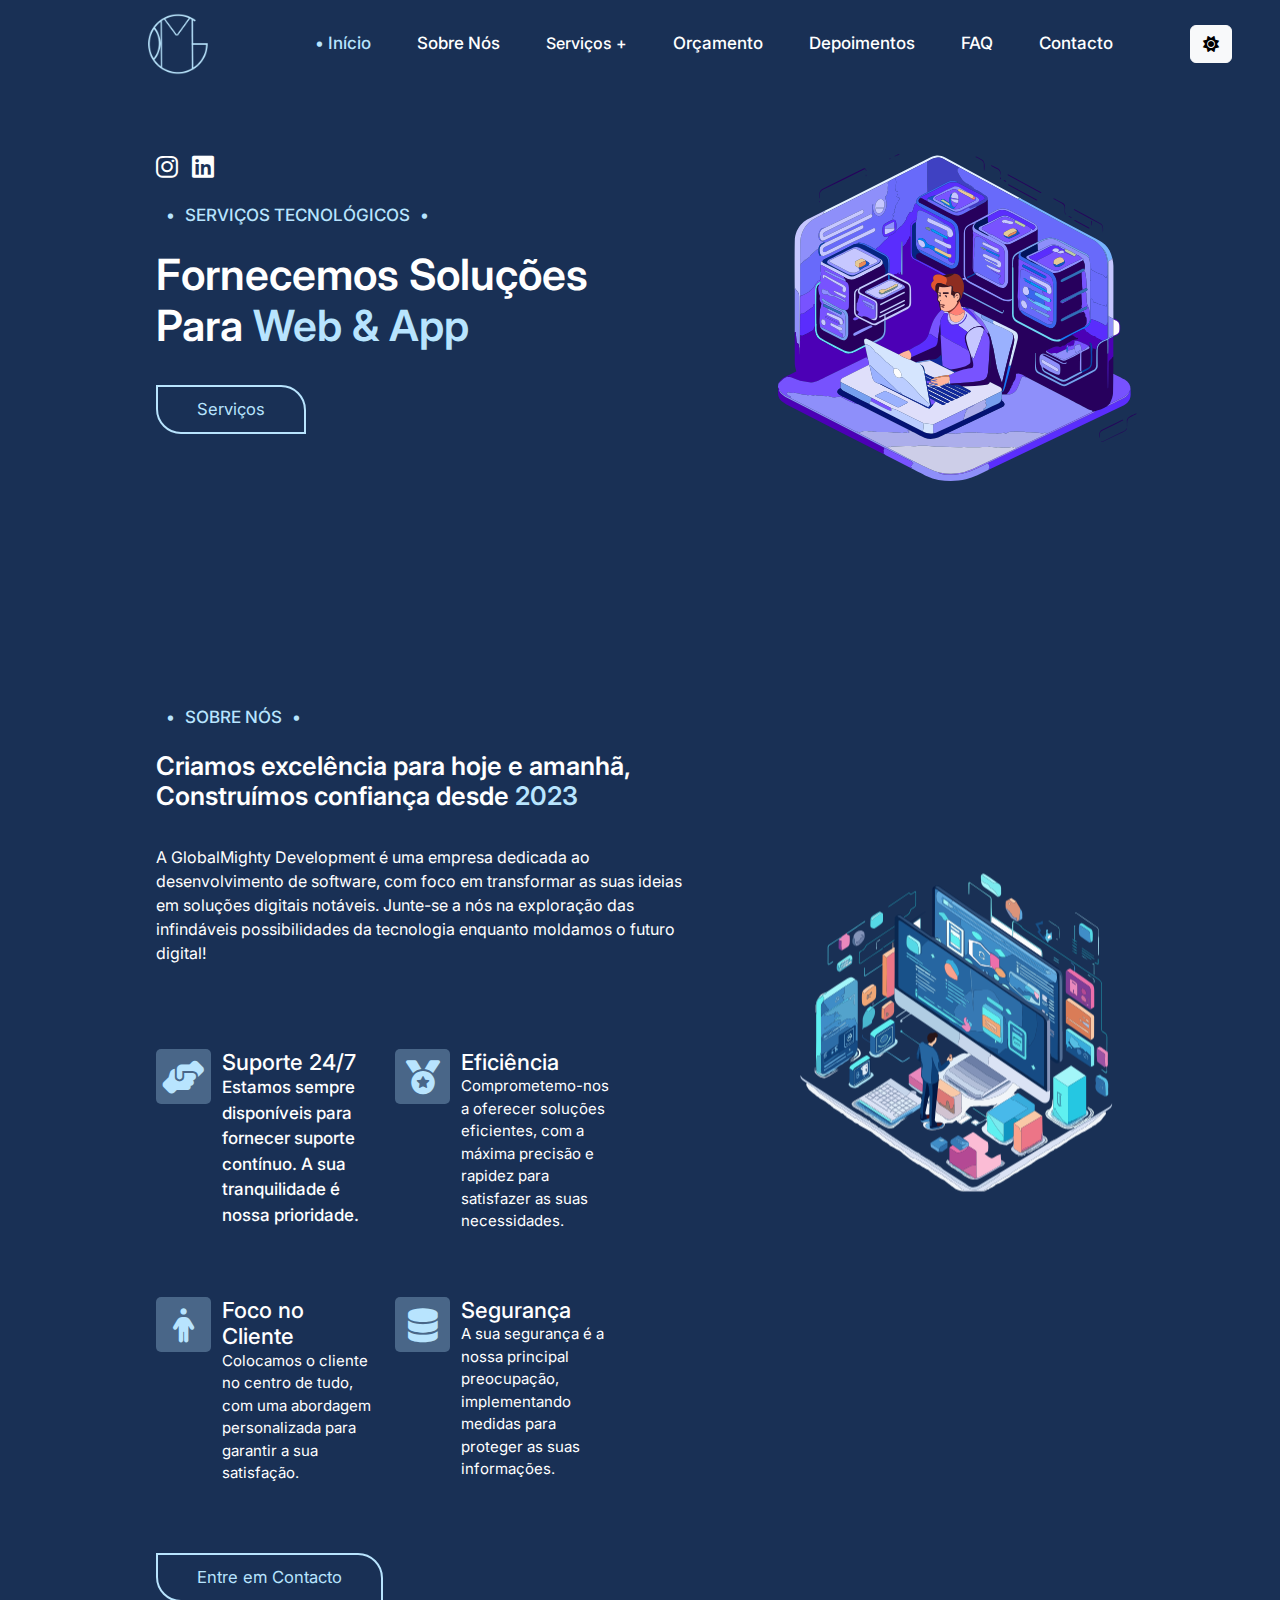
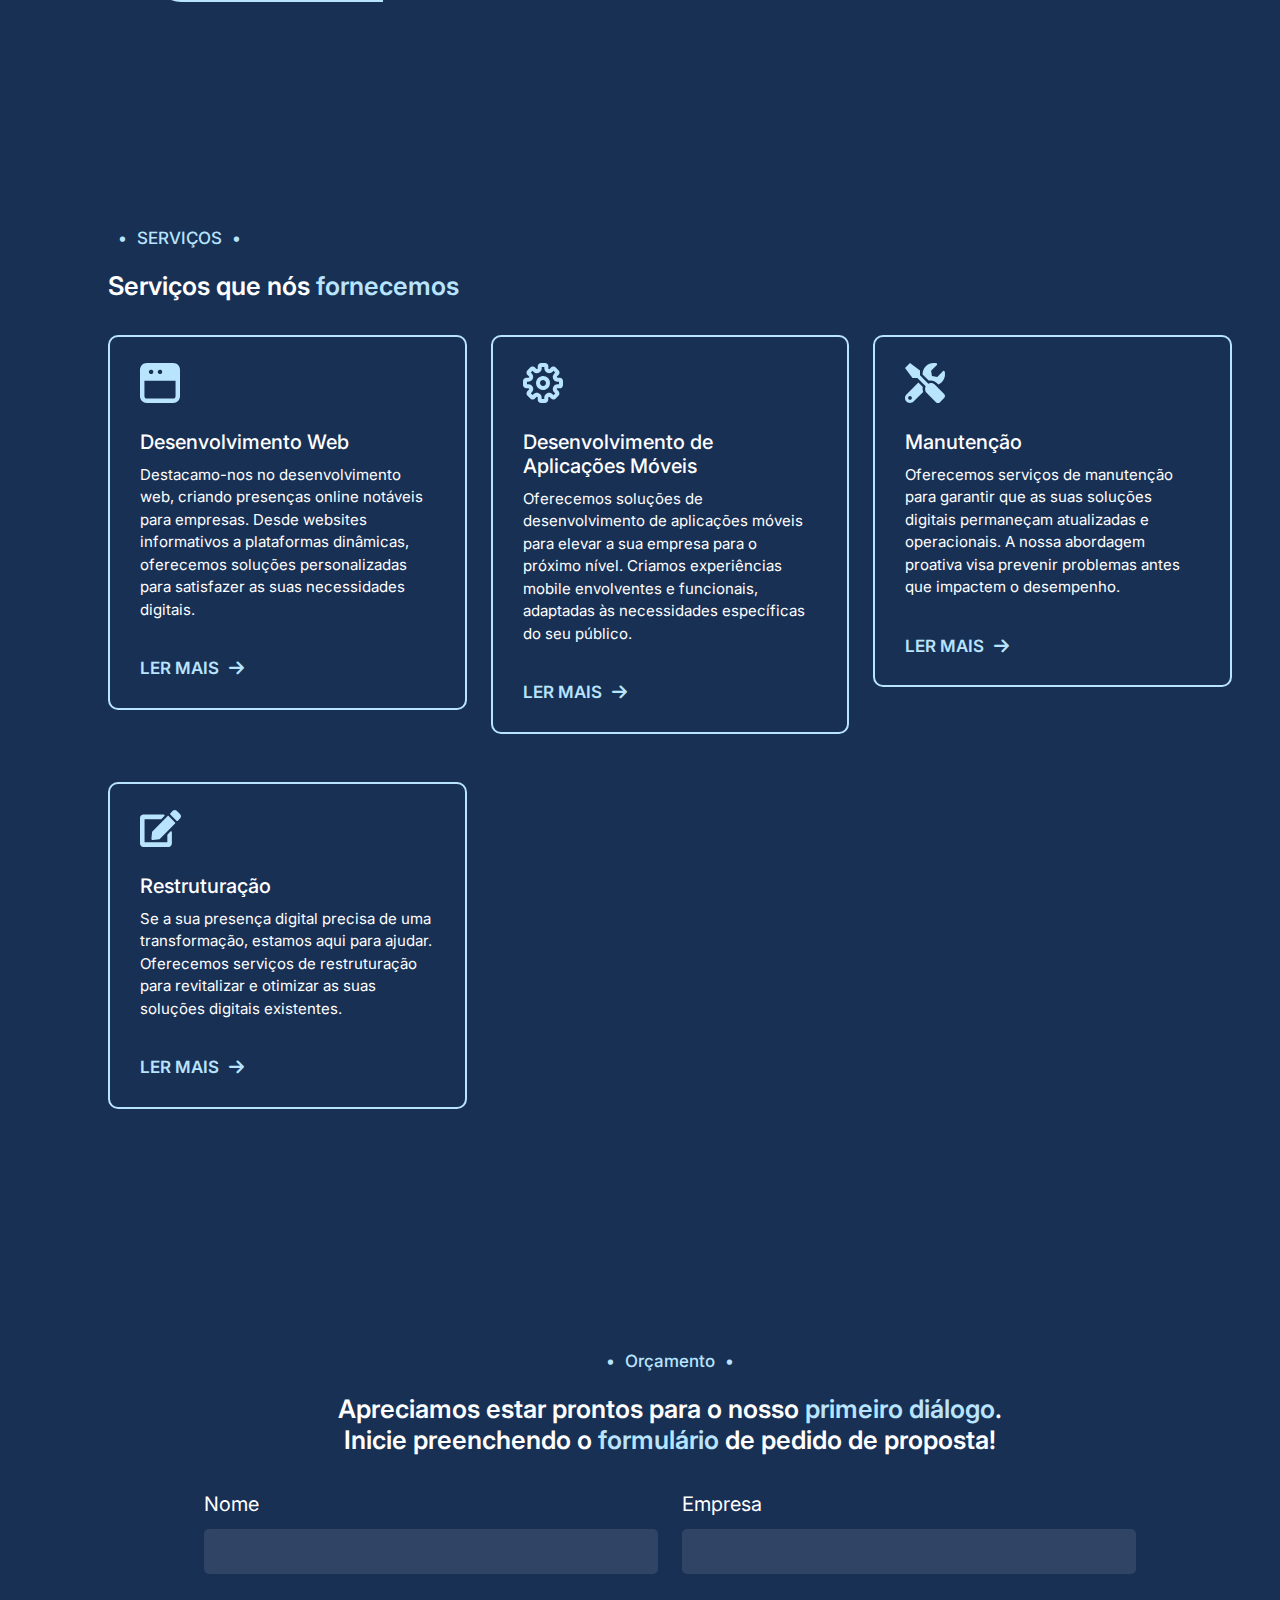
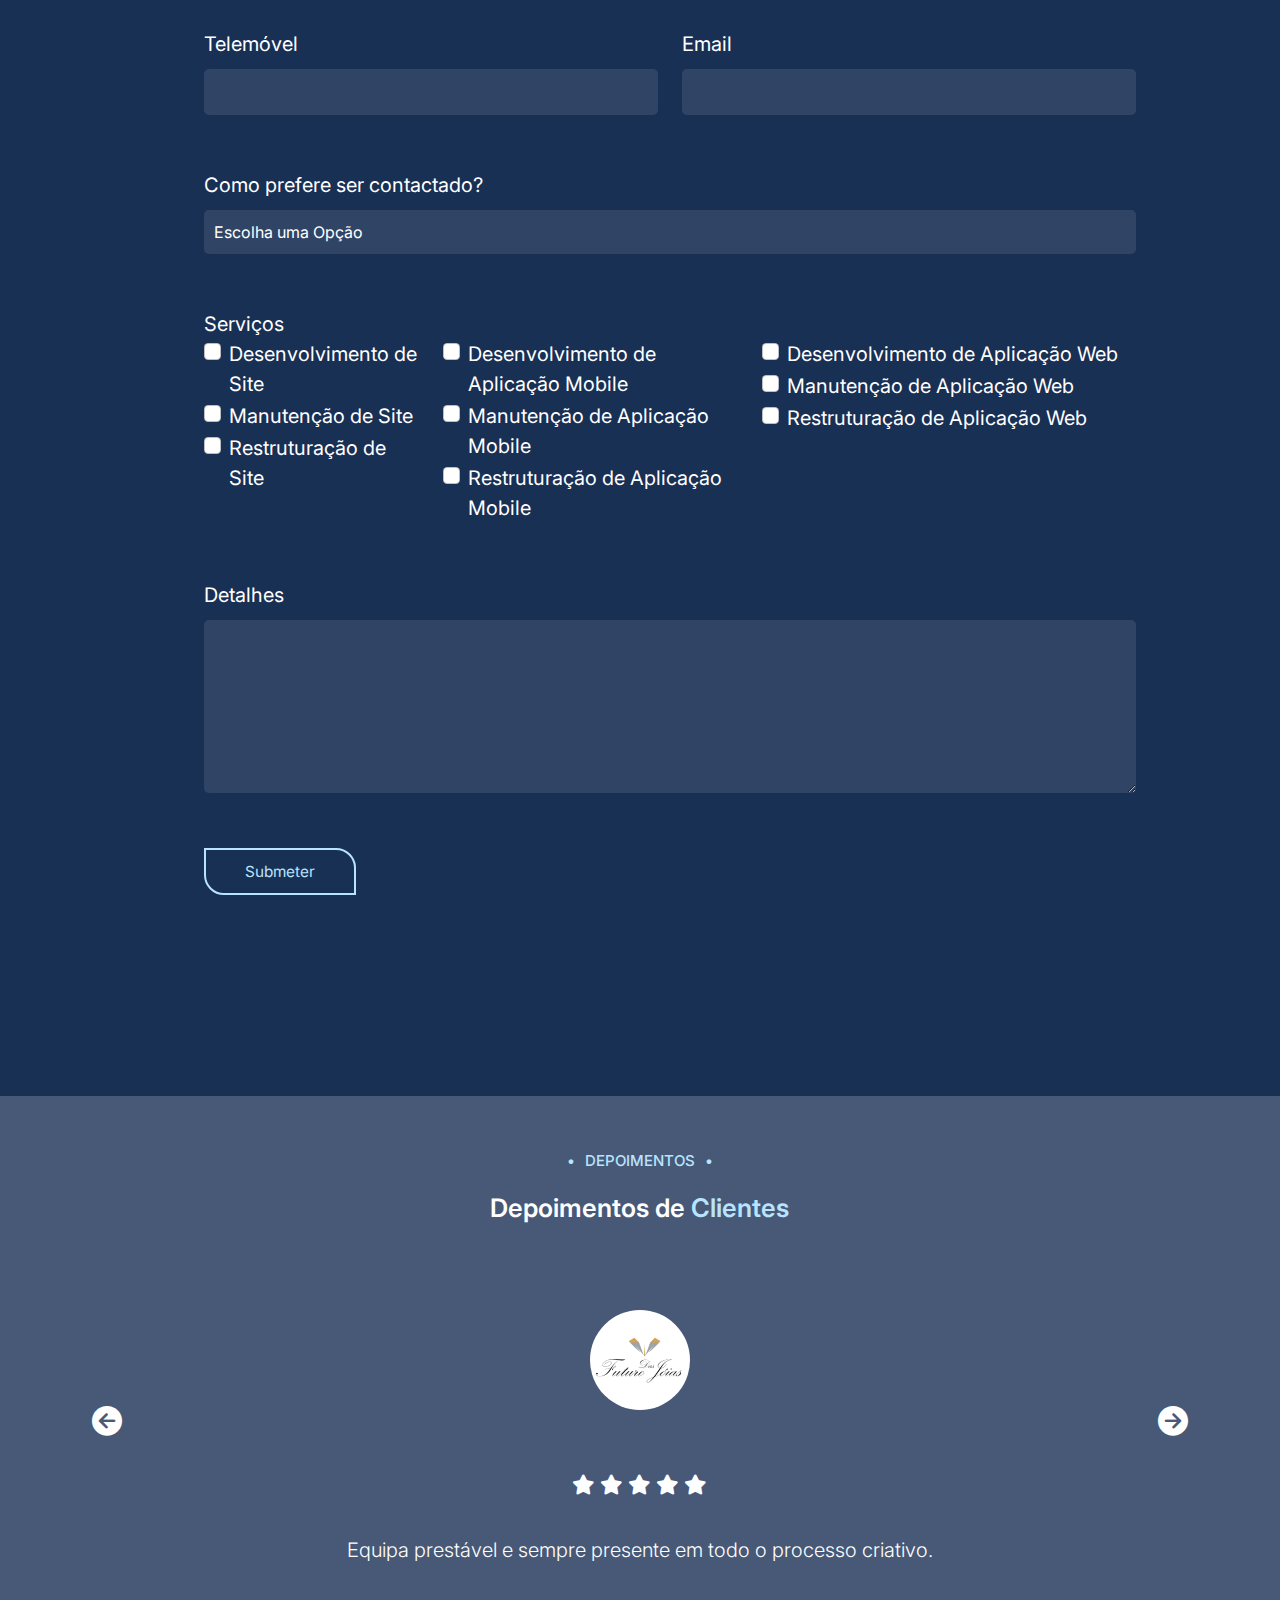
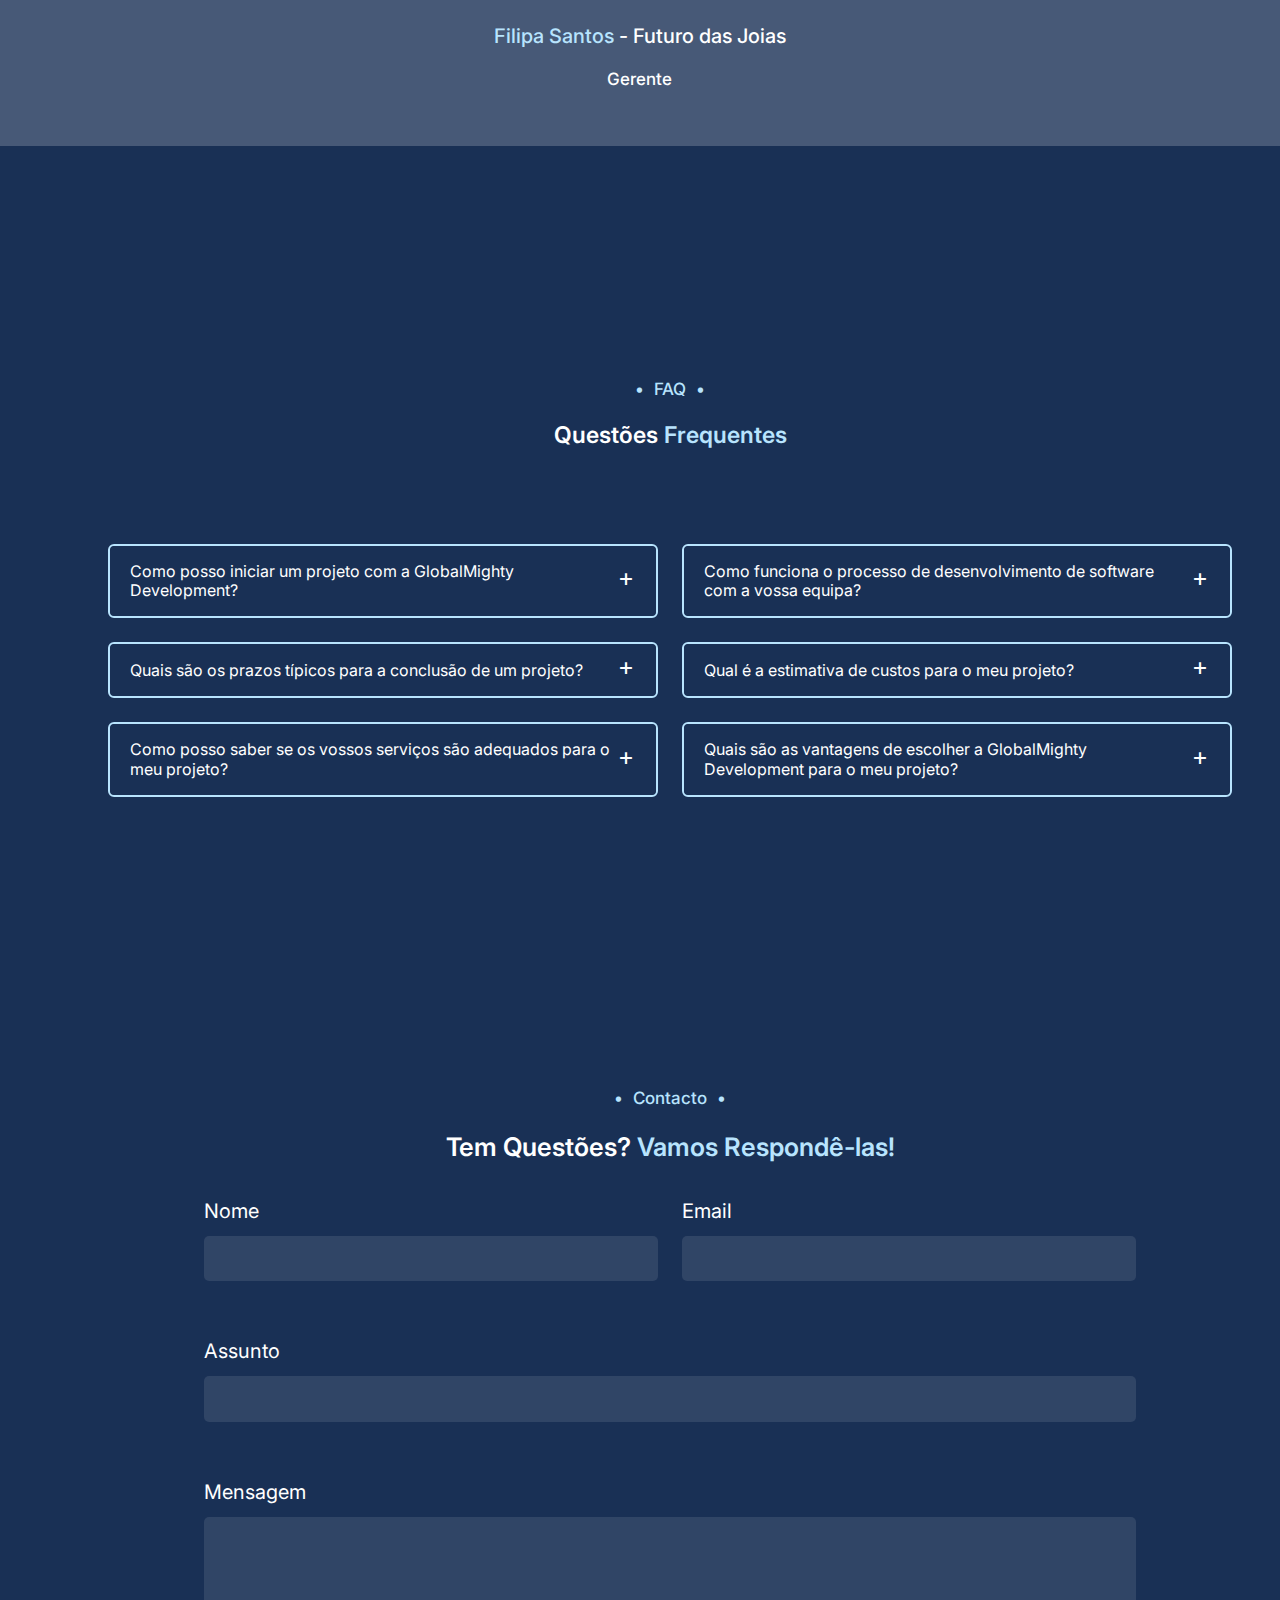
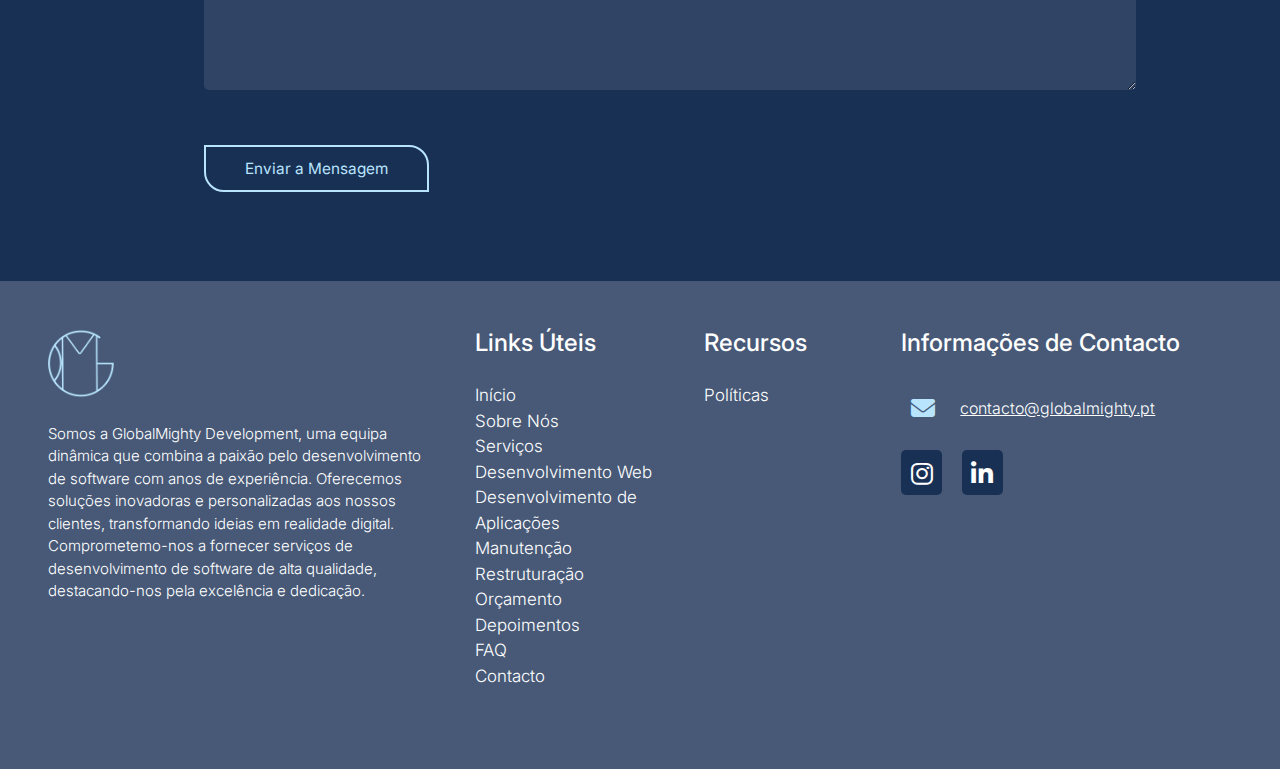
<file: index.html>
<!DOCTYPE html>
<html lang="pt-PT">

<head>
    <meta charset="UTF-8">
    <meta http-equiv="X-UA-Compatible" content="IE=edge">
    <meta name="viewport" content="width=device-width, initial-scale=1.0">
    <meta name="keywords"
        content="Desenvolvimento de Software, Aplicações Web, Aplicações Móveis, Manutenção de Sistemas, Soluções Digitais, Inovação Tecnológica, Experência do Utilizador, Transformação Digital, Consultoria em TI, Programação Personalizada, Eficiência Operacional, Segurança da Informação, Suporte Técnico, GlobalMighty Development, Web Design Responsivo, desenvolvedor de software, desenvolvimento de software">
    <meta name="description"
        content="Na GlobalMighty Development, dedicamo-nos ao desenvolvimento de software e à criação de soluções digitais inovadoras. Especializamo-nos em aplicações web, móveis e na manutenção de sistemas, combinando a nossa paixão pela tecnologia com um foco inabalável na eficiência e segurança. Junte-se a nós para uma experiência única, onde a excelência é construída hoje e molda o futuro digital.">
    <meta name="author" content="Guilherme Tavares, Mariana Gabriel">


    <link href="https://fonts.googleapis.com/css2?family=Inter:wght@100;300;400;500;600;700;800;900&display=swap"
        rel="stylesheet">

    <link rel="icon" href="ASSETS/xIcon.png">
    <link href="./ASSETS/fontawesome-free-6.4.2-web/css/all.css" rel="stylesheet">
    <link rel="stylesheet" href="./CSS/bootstrap.min.css">
    <link rel="stylesheet" href="./CSS/darkMode.css">
    <link rel="stylesheet" href="./CSS/lightMode.css">
    <link rel="stylesheet" href="./CSS/styles.css">
    <title>GlobalMighty</title>
</head>

<body class="dark" onload="goToSubPage()">
    <header>
        <nav class="navbar navbar-expand-lg navbar-dark bg-ghost fixed-top ps-5 pe-5">
            <div class="container-fluid">
                <a class="navbar-brand dark-Logo" href="javascript:getPoint('#Inicio')">
                    <img id="logoDark" class="logo" src="./ASSETS/logoDark.png" alt="GlobalMighty">
                    <img id="logoLight" class="logo hidden" src="./ASSETS/logoLight.png" alt="GlobalMighty">
                </a>
                <button class="navbar-toggler collapsed d-flex d-lg-none flex-column justify-content-around"
                    type="button" data-bs-toggle="collapse" data-bs-target="#navbarSupportedContent"
                    aria-controls="navbarSupportedContent" aria-expanded="false" aria-label="Toggle navigation">
                    <span class="toggler-icon top-bar"></span>
                    <span class="toggler-icon middle-bar"></span>
                    <span class="toggler-icon bottom-bar"></span>
                </button>
                <div class="collapse navbar-collapse" id="navbarSupportedContent">
                    <ul class="navbar-nav ms-auto me-auto mb-2 mb-lg-0">
                        <li class="nav-item">
                            <a class="nav-link active" id="InicioNav" aria-current="page"
                                href="javascript:getPoint('#Inicio')"><span class="" id="dotInicio">&#8226;</span>
                                Início</a>
                        </li>
                        <li class="nav-item">
                            <a class="nav-link active" id="SobreNosNav" href="javascript:getPoint('#SobreNos')"><span
                                    class="hidden" id="dotSobreNos">&#8226;</span> Sobre Nós</a>
                        </li>
                        <li class="nav-item dropdown">
                            <a class="nav-link active dropbtn" id="ServicosNav"
                                href="javascript:getPoint('#Servicos')"><span class="hidden"
                                    id="dotServicos">&#8226;</span> Serviços +</a>
                            <div class="dropdown-content">
                                <a href="./servicos/desenvolvimento-web.html">Desenvolvimento Web</a>
                                <a href="./servicos/desenvolvimento-apps.html">Desenvolvimento de Aplicações</a>
                                <a href="./servicos/manutencao.html">Manutenção</a>
                                <a id="dropdownItem4" href="./servicos/restruturacao.html">Restruturação</a>
                            </div>
                        </li>
                        <li class="nav-item">
                            <a class="nav-link active" id="OrcamentoNav" href="javascript:getPoint('#Orcamento')"><span
                                    class="hidden" id="dotOrcamento">&#8226;</span> Orçamento</a>
                        </li>
                        <li class="nav-item">
                            <a class="nav-link active" id="DepoimentosNav"
                                href="javascript:getPoint('#Depoimentos')"><span class="hidden"
                                    id="dotDepoimentos">&#8226;</span> Depoimentos</a>
                        </li>
                        <li class="nav-item">
                            <a class="nav-link active" id="FAQNav" href="javascript:getPoint('#FAQ')"><span
                                    class="hidden" id="dotFAQ">&#8226;</span> FAQ</a>
                        </li>
                        <li class="nav-item">
                            <a class="nav-link active" id="ContactoNav" href="javascript:getPoint('#Contacto')"><span
                                    class="hidden" id="dotContacto">&#8226;</span> Contacto</a>
                        </li>
                    </ul>
                    <ul class="navbar-nav ms-auto mb-2 mb-lg-0">
                        <li class="nav-item">
                            <button class="btn btn-light tema" onclick="changeTema()">
                                <i class="fa-solid fa-sun"></i>
                            </button>
                        </li>
                    </ul>
                </div>
            </div>
        </nav>
    </header>

    <main>
        <article class="conteudo container-fluid">
            <section id="Inicio" class="Inicio">
                <div class="px-5 text-center text-md-start">
                    <div class="row ms-lg-5">
                        <div class="col-12 col-md-6 col-lg-6 ms-lg-5 me-5 me-lg-5">
                            <div class="redesSociais">
                                <a class="redeSocial" href="https://www.instagram.com/globalmighty/" target="_blank"><i
                                        class="fab fa-instagram"></i></a>
                                <a class="redeSocial" href="https://www.linkedin.com/company/globalmighty-development"
                                    target="_blank"><i class="fab fa-linkedin"></i></a>
                            </div>
                            <div class="slogan">
                                <span class="dot">&#8226;</span>SERVIÇOS TECNOLÓGICOS<span class="dot">&#8226;</span>
                            </div>
                            <div class="titulo">
                                <h1>Fornecemos Soluções<br>Para <span class="dualTone">Web & App</span></h1>
                            </div>
                            <div class="btnServicos">
                                <button type="button" class="btn" onclick="getPoint('#Servicos')">Serviços</button>
                            </div>
                        </div>
                        <div class="col-12 col-md-5 col-lg-4 containerSVG">
                            <div id="svgHome" class="tilt-box-wrap">
                                <span class="t_over"></span>
                                <span class="t_over"></span>
                                <span class="t_over"></span>
                                <span class="t_over"></span>
                                <span class="t_over"></span>
                                <span class="t_over"></span>
                                <span class="t_over"></span>
                                <span class="t_over"></span>
                                <span class="t_over"></span>
                                <div class="tilt-box">
                                    <img class="SVG" src="./ASSETS/SVG/home.svg" alt="SVG Home">
                                </div>
                            </div>
                        </div>
                    </div>
                </div>
            </section>



            <section id="SobreNos" class="sobreNos">
                <div class="px-5 text-center text-md-start">
                    <div class="row ms-lg-5">
                        <div class="col-12 col-xl-6 ms-lg-5 me-5 me-lg-5">
                            <div class="slogan">
                                <span class="dot">&#8226;</span>SOBRE NÓS<span class="dot">&#8226;</span>
                            </div>
                            <div class="titulo">
                                <h2>
                                    Criamos excelência para hoje e amanhã,
                                    Construímos confiança desde <span class="dualTone"><time
                                            datetime="2023-01-01">2023</time></span>
                                </h2>
                            </div>
                            <div class="descricao">
                                <p>
                                    A GlobalMighty Development é uma empresa dedicada ao desenvolvimento de software,
                                    com
                                    foco em transformar as suas ideias em soluções digitais notáveis. Junte-se a nós na
                                    exploração das infindáveis possibilidades da tecnologia enquanto moldamos o futuro
                                    digital!
                                </p>
                            </div>
                            <div class="pontosFortes text-start">
                                <div class="row">
                                    <div class="col-12 col-md-5 mb-5">
                                        <div class="conteudo">
                                            <div class="imagem">
                                                <i class="fa-solid fa-handshake-angle icon"></i>
                                            </div>
                                            <div class="informacoes">
                                                <div class="titulo">
                                                    <h3>Suporte 24/7</h3>
                                                </div>
                                                <div class="descricao">
                                                    Estamos sempre disponíveis para fornecer suporte contínuo. A sua
                                                    tranquilidade é nossa prioridade.
                                                </div>
                                            </div>
                                        </div>
                                    </div>
                                    <div class="col-12 col-md-5 mb-5">
                                        <div class="conteudo">
                                            <div class="imagem">
                                                <i class="fa-solid fa-medal icon"></i>
                                            </div>
                                            <div class="informacoes">
                                                <div class="titulo">
                                                    <h3>Eficiência</h3>
                                                </div>
                                                <div class="descricao">
                                                    <p>
                                                        Comprometemo-nos a oferecer soluções eficientes, com a máxima
                                                        precisão e rapidez para satisfazer as suas necessidades.
                                                    </p>
                                                </div>
                                            </div>
                                        </div>
                                    </div>
                                </div>
                                <div class="row">
                                    <div class="col-12 col-md-5 mb-5">
                                        <div class="conteudo">
                                            <div class="imagem">
                                                <i class="fa-solid fa-person icon"></i>
                                            </div>
                                            <div class="informacoes">
                                                <div class="titulo">
                                                    <h3>Foco no Cliente</h3>
                                                </div>
                                                <div class="descricao">
                                                    <p>
                                                        Colocamos o cliente no centro de tudo, com uma abordagem
                                                        personalizada para garantir a sua satisfação.
                                                    </p>
                                                </div>
                                            </div>
                                        </div>
                                    </div>
                                    <div class="col-12 col-md-5">
                                        <div class="conteudo">
                                            <div class="imagem">
                                                <i class="fa-solid fa-database icon"></i>
                                            </div>
                                            <div class="informacoes">
                                                <div class="titulo">
                                                    <h3>Segurança</h3>
                                                </div>
                                                <div class="descricao">
                                                    <p>
                                                        A sua segurança é a nossa principal preocupação, implementando
                                                        medidas para proteger as suas informações.
                                                    </p>
                                                </div>
                                            </div>
                                        </div>
                                    </div>
                                    <div class="btnServicos text-center text-md-start mt-5 mt-md-1">
                                        <button type="button" class="btn" onclick="getPoint('#Contacto')">Entre em
                                            Contacto</button>
                                    </div>
                                </div>
                            </div>
                        </div>
                        <div class="col-12 col-lg-4 containerSVG">
                            <div id="svgSobreNos" class="tilt-box-wrap">
                                <span class="t_over"></span>
                                <span class="t_over"></span>
                                <span class="t_over"></span>
                                <span class="t_over"></span>
                                <span class="t_over"></span>
                                <span class="t_over"></span>
                                <span class="t_over"></span>
                                <span class="t_over"></span>
                                <span class="t_over"></span>
                                <div class="tilt-box">
                                    <img class="SVG" src="./ASSETS/SVG/sobreNos.svg" alt="SVG Home">
                                </div>
                            </div>
                        </div>
                    </div>
                </div>
            </section>

            <section id="Servicos" class="servicos">
                <div class="px-5 text-center text-md-start">
                    <div class="row ms-lg-5">
                        <div class="col-12 me-lg-5">
                            <div class="slogan">
                                <span class="dot">&#8226;</span>SERVIÇOS<span class="dot">&#8226;</span>
                            </div>
                            <div class="titulo">
                                <h2>
                                    Serviços que nós <span class="dualTone">fornecemos</span>
                                </h2>
                            </div>
                            <div class="servicosList justify-content-center">
                                <div class="row">
                                    <div class="col-12 col-md-6 col-lg-6 col-xl-4 mb-5">
                                        <div class="card text-start">
                                            <div class="icon">
                                                <svg width="40" height="40" viewBox="0 0 40 40" fill="none"
                                                    xmlns="http://www.w3.org/2000/svg">
                                                    <path
                                                        d="M33.3333 0H6.66667C4.89856 0 3.20286 0.702379 1.95262 1.95262C0.702379 3.20286 0 4.89856 0 6.66667V33.3333C0 35.1014 0.702379 36.7971 1.95262 38.0474C3.20286 39.2976 4.89856 40 6.66667 40H33.3333C35.1014 40 36.7971 39.2976 38.0474 38.0474C39.2976 36.7971 40 35.1014 40 33.3333V6.66667C40 4.89856 39.2976 3.20286 38.0474 1.95262C36.7971 0.702379 35.1014 0 33.3333 0ZM20 6.66667C20.4395 6.66667 20.8692 6.797 21.2346 7.04118C21.6 7.28536 21.8849 7.63242 22.0531 8.03848C22.2213 8.44454 22.2653 8.89135 22.1795 9.32242C22.0938 9.75349 21.8821 10.1495 21.5713 10.4602C21.2606 10.771 20.8646 10.9827 20.4335 11.0684C20.0025 11.1542 19.5557 11.1102 19.1496 10.942C18.7435 10.7738 18.3965 10.4889 18.1523 10.1235C17.9081 9.75805 17.7778 9.3284 17.7778 8.88889C17.7778 8.29952 18.0119 7.73429 18.4287 7.31754C18.8454 6.90079 19.4106 6.66667 20 6.66667ZM11.1111 6.66667C11.5506 6.66667 11.9803 6.797 12.3457 7.04118C12.7112 7.28536 12.996 7.63242 13.1642 8.03848C13.3324 8.44454 13.3764 8.89135 13.2906 9.32242C13.2049 9.75349 12.9932 10.1495 12.6825 10.4602C12.3717 10.771 11.9757 10.9827 11.5446 11.0684C11.1136 11.1542 10.6668 11.1102 10.2607 10.942C9.85465 10.7738 9.50758 10.4889 9.2634 10.1235C9.01922 9.75805 8.88889 9.3284 8.88889 8.88889C8.88889 8.29952 9.12302 7.73429 9.53976 7.31754C9.95651 6.90079 10.5217 6.66667 11.1111 6.66667ZM35.5556 33.3333C35.5556 33.9227 35.3214 34.4879 34.9047 34.9047C34.4879 35.3214 33.9227 35.5556 33.3333 35.5556H6.66667C6.0773 35.5556 5.51207 35.3214 5.09532 34.9047C4.67857 34.4879 4.44444 33.9227 4.44444 33.3333V17.7778H35.5556V33.3333Z" />
                                                </svg>
                                            </div>
                                            <div class="titulo">
                                                <h3>Desenvolvimento Web</h3>
                                            </div>
                                            <div class="descricao">
                                                <p>
                                                    Destacamo-nos no desenvolvimento web, criando presenças online
                                                    notáveis
                                                    para empresas. Desde websites informativos a plataformas dinâmicas,
                                                    oferecemos soluções personalizadas para satisfazer as suas
                                                    necessidades
                                                    digitais.
                                                </p>
                                            </div>
                                            <div class="lerMais align-text-bottom">
                                                <a href="servicos/desenvolvimento-web.html"
                                                    onmouseover="overLerMais('1')" onmouseout="overLerMais('1')">
                                                    LER MAIS<i id="lerMais1" class="fa-solid fa-arrow-right icon"></i>
                                                </a>
                                            </div>
                                        </div>
                                    </div>
                                    <div class="col-12 col-md-6 col-lg-6 col-xl-4 mb-5">
                                        <div class="card text-start">
                                            <div class="icon">
                                                <svg xmlns="http://www.w3.org/2000/svg" width="40" height="40"
                                                    viewBox="0 0 40 40" fill="none">
                                                    <path
                                                        d="M21.88 40H18.1C17.2089 40 16.3542 39.646 15.7241 39.0159C15.094 38.3858 14.74 37.5311 14.74 36.64V34.46C14.7292 34.3316 14.6821 34.2088 14.6042 34.1062C14.5263 34.0035 14.4208 33.925 14.3 33.88C14.1776 33.8016 14.0353 33.7599 13.89 33.7599C13.7447 33.7599 13.6024 33.8016 13.48 33.88L12 35.48C11.6896 35.7926 11.3203 36.0407 10.9136 36.2101C10.5068 36.3794 10.0706 36.4666 9.63 36.4666C9.18941 36.4666 8.75318 36.3794 8.34643 36.2101C7.93968 36.0407 7.57045 35.7926 7.26 35.48L4.52 32.8C4.20284 32.4902 3.95095 32.1199 3.7792 31.7112C3.60745 31.3024 3.51931 30.8634 3.52 30.42C3.52128 29.513 3.88069 28.6433 4.52 28L6 26.52C6.07145 26.4098 6.10947 26.2813 6.10947 26.15C6.10947 26.0187 6.07145 25.8902 6 25.78C5.88 25.48 5.68 25.26 5.4 25.26H3.36C2.46704 25.2547 1.61245 24.8963 0.982898 24.263C0.353344 23.6297 -1.56324e-05 22.773 5.18689e-10 21.88V18.1C5.18689e-10 17.2089 0.353999 16.3542 0.984121 15.7241C1.61424 15.094 2.46887 14.74 3.36 14.74H5.54C5.66844 14.7292 5.79115 14.6821 5.89384 14.6042C5.99653 14.5263 6.07496 14.4208 6.12 14.3C6.1984 14.1776 6.24008 14.0353 6.24008 13.89C6.24008 13.7447 6.1984 13.6024 6.12 13.48L4.52 12C4.20737 11.6896 3.95925 11.3203 3.78993 10.9136C3.62061 10.5068 3.53344 10.0706 3.53344 9.63C3.53344 9.18941 3.62061 8.75318 3.78993 8.34643C3.95925 7.93968 4.20737 7.57045 4.52 7.26L7.2 4.52C7.50679 4.20434 7.87364 3.95325 8.27894 3.78151C8.68425 3.60977 9.11981 3.52086 9.56 3.52C10.0125 3.51801 10.4609 3.60532 10.8796 3.77692C11.2983 3.94851 11.679 4.20103 12 4.52L13.48 6C13.5902 6.07145 13.7187 6.10947 13.85 6.10947C13.9813 6.10947 14.1098 6.07145 14.22 6C14.52 5.88 14.74 5.68 14.74 5.4V3.36C14.7453 2.46704 15.1037 1.61245 15.737 0.982898C16.3703 0.353344 17.227 -1.56324e-05 18.12 5.18689e-10H22C22.8911 5.18688e-10 23.7458 0.353999 24.3759 0.984121C25.006 1.61424 25.36 2.46887 25.36 3.36V5.54C25.3708 5.66844 25.4179 5.79115 25.4958 5.89384C25.5737 5.99653 25.6792 6.07496 25.8 6.12C25.9224 6.1984 26.0647 6.24008 26.21 6.24008C26.3553 6.24008 26.4976 6.1984 26.62 6.12L28 4.52C28.3104 4.20737 28.6797 3.95925 29.0864 3.78993C29.4932 3.62061 29.9294 3.53344 30.37 3.53344C30.8106 3.53344 31.2468 3.62061 31.6536 3.78993C32.0603 3.95925 32.4296 4.20737 32.74 4.52L35.48 7.2C35.7963 7.51051 36.0476 7.88087 36.2192 8.28948C36.3909 8.69809 36.4796 9.13678 36.48 9.58C36.4896 10.0306 36.4058 10.4783 36.2336 10.8948C36.0615 11.3113 35.8049 11.6877 35.48 12L34 13.48C33.9285 13.5902 33.8905 13.7187 33.8905 13.85C33.8905 13.9813 33.9285 14.1098 34 14.22C34.12 14.52 34.32 14.74 34.6 14.74H36.78C37.6484 14.7812 38.4676 15.1553 39.0672 15.7848C39.6669 16.4143 40.001 17.2506 40 18.12V22C40 22.8911 39.646 23.7458 39.0159 24.3759C38.3858 25.006 37.5311 25.36 36.64 25.36H34.46C34.3316 25.3708 34.2088 25.4179 34.1062 25.4958C34.0035 25.5737 33.925 25.6792 33.88 25.8C33.8085 25.9102 33.7705 26.0387 33.7705 26.17C33.7705 26.3013 33.8085 26.4298 33.88 26.54L35.42 28.08C35.7326 28.3904 35.9807 28.7597 36.1501 29.1664C36.3194 29.5732 36.4066 30.0094 36.4066 30.45C36.4066 30.8906 36.3194 31.3268 36.1501 31.7336C35.9807 32.1403 35.7326 32.5095 35.42 32.82L32.8 35.48C32.4932 35.7957 32.1264 36.0467 31.7211 36.2185C31.3157 36.3902 30.8802 36.4791 30.44 36.48C29.5469 36.4683 28.6934 36.1097 28.06 35.48L26.52 34C26.4098 33.9285 26.2813 33.8905 26.15 33.8905C26.0187 33.8905 25.8902 33.9285 25.78 34C25.48 34.12 25.26 34.32 25.26 34.6V36.78C25.2188 37.6484 24.8447 38.4676 24.2152 39.0672C23.5857 39.6669 22.7494 40.001 21.88 40ZM18.74 36H21.26V34.46C21.2685 33.5377 21.5505 32.6387 22.0703 31.8768C22.5901 31.1149 23.3244 30.5243 24.18 30.18C25.0391 29.8045 25.9907 29.6933 26.9132 29.8607C27.8358 30.0281 28.6876 30.4665 29.36 31.12L30.44 32.2L32.2 30.44L31.12 29.34C30.4706 28.6778 30.0327 27.8375 29.8618 26.9259C29.6909 26.0143 29.7947 25.0725 30.16 24.22C30.5075 23.3681 31.0993 22.6381 31.861 22.122C32.6226 21.606 33.52 21.3269 34.44 21.32H36V18.74H34.46C33.5377 18.7315 32.6387 18.4495 31.8768 17.9297C31.1149 17.4098 30.5243 16.6756 30.18 15.82C29.8045 14.9609 29.6933 14.0093 29.8607 13.0868C30.0281 12.1642 30.4665 11.3124 31.12 10.64L32.2 9.56L30.44 7.8L29.34 8.88C28.6674 9.49433 27.8334 9.9037 26.936 10.0599C26.0386 10.2161 25.1152 10.1127 24.2747 9.76172C23.4341 9.41078 22.7113 8.82697 22.1914 8.07903C21.6715 7.3311 21.3761 6.45018 21.34 5.54V4H18.74V5.54C18.7315 6.46229 18.4495 7.36132 17.9297 8.12322C17.4098 8.88513 16.6756 9.47565 15.82 9.82C14.9609 10.1955 14.0093 10.3067 13.0868 10.1393C12.1642 9.97186 11.3124 9.53347 10.64 8.88L9.56 7.8L7.8 9.56L8.88 10.66C9.49433 11.3325 9.9037 12.1666 10.0599 13.064C10.2161 13.9614 10.1127 14.8848 9.76172 15.7253C9.41078 16.5659 8.82697 17.2887 8.07903 17.8086C7.3311 18.3285 6.45018 18.6239 5.54 18.66H4V21.18H5.54C6.46229 21.1885 7.36132 21.4705 8.12322 21.9903C8.88513 22.5101 9.47565 23.2444 9.82 24.1C10.1955 24.9591 10.3067 25.9107 10.1393 26.8332C9.97186 27.7558 9.53347 28.6076 8.88 29.28L7.8 30.36L9.56 32.12L10.66 31.04C11.3325 30.4257 12.1666 30.0163 13.064 29.8601C13.9614 29.7039 14.8848 29.8073 15.7253 30.1583C16.5659 30.5092 17.2887 31.093 17.8086 31.841C18.3285 32.5889 18.6239 33.4698 18.66 34.38L18.74 36Z" />
                                                    <path
                                                        d="M20 27C18.6155 27 17.2622 26.5895 16.111 25.8203C14.9599 25.0511 14.0627 23.9579 13.5328 22.6788C13.003 21.3997 12.8644 19.9922 13.1345 18.6344C13.4046 17.2765 14.0713 16.0292 15.0503 15.0503C16.0292 14.0713 17.2765 13.4046 18.6344 13.1345C19.9922 12.8644 21.3997 13.003 22.6788 13.5328C23.9579 14.0627 25.0511 14.9599 25.8203 16.111C26.5895 17.2622 27 18.6155 27 20C27 21.8565 26.2625 23.637 24.9497 24.9497C23.637 26.2625 21.8565 27 20 27ZM20 17C19.4067 17 18.8266 17.1759 18.3333 17.5056C17.8399 17.8352 17.4554 18.3038 17.2284 18.852C17.0013 19.4001 16.9419 20.0033 17.0576 20.5853C17.1734 21.1672 17.4591 21.7018 17.8787 22.1213C18.2982 22.5409 18.8328 22.8266 19.4147 22.9424C19.9967 23.0581 20.5999 22.9987 21.1481 22.7716C21.6962 22.5446 22.1648 22.1601 22.4944 21.6667C22.8241 21.1734 23 20.5933 23 20C23 19.2044 22.6839 18.4413 22.1213 17.8787C21.5587 17.3161 20.7957 17 20 17Z" />
                                                </svg>
                                            </div>
                                            <div class="titulo">
                                                <h3>Desenvolvimento de Aplicações Móveis</h3>
                                            </div>
                                            <div class="descricao">
                                                <p>
                                                    Oferecemos soluções de desenvolvimento de aplicações móveis para
                                                    elevar
                                                    a sua empresa para o próximo nível. Criamos experiências mobile
                                                    envolventes e funcionais, adaptadas às necessidades específicas do
                                                    seu
                                                    público.
                                                </p>
                                            </div>
                                            <div class="lerMais">
                                                <a href="servicos/desenvolvimento-apps.html"
                                                    onmouseover="overLerMais('2')" onmouseout="overLerMais('2')">
                                                    LER MAIS<i id="lerMais2" class="fa-solid fa-arrow-right icon"></i>
                                                </a>
                                            </div>
                                        </div>
                                    </div>
                                    <div class="col-12 col-md-6 col-lg-6 col-xl-4 mb-5">
                                        <div class="card text-start">
                                            <div class="icon">
                                                <svg xmlns="http://www.w3.org/2000/svg" width="40" height="40"
                                                    viewBox="0 0 40 40" fill="none">
                                                    <path
                                                        d="M39.1502 30.911L30.0022 21.7635C28.1976 19.959 25.5025 19.6075 23.3307 20.6777L15.0031 12.3504V7.49927L5.00363 0L0.00390597 4.99951L7.50349 14.9985H12.3548L20.6824 23.3258C19.62 25.4975 19.9637 28.1926 21.7683 29.9971L30.9162 39.1446C32.0568 40.2851 33.9005 40.2851 35.0332 39.1446L39.1502 35.0278C40.2829 33.8873 40.2829 32.0437 39.1502 30.911ZM25.9165 17.5764C28.1273 17.5764 30.2053 18.4357 31.7678 19.998L33.2833 21.5135C34.5176 20.9745 35.6894 20.2246 36.705 19.2091C39.6033 16.3109 40.5876 12.2332 39.6658 8.53042C39.4939 7.82736 38.6111 7.5852 38.0955 8.10077L32.2834 13.9127L26.979 13.03L26.0962 7.72581L31.9084 1.91388C32.424 1.3983 32.174 0.515575 31.4631 0.335905C27.7602 -0.578068 23.6823 0.40621 20.7918 3.29655C18.5654 5.5229 17.5186 8.46011 17.5732 11.3895L23.9869 17.8029C24.6197 17.6545 25.2759 17.5764 25.9165 17.5764ZM17.7998 23.982L13.3703 19.5528L1.46476 31.4657C-0.488254 33.4186 -0.488254 36.5824 1.46476 38.5353C3.41778 40.4882 6.58166 40.4882 8.53468 38.5353L18.1904 28.88C17.5967 27.3255 17.417 25.6303 17.7998 23.982ZM5.00363 36.8714C3.97244 36.8714 3.12873 36.0277 3.12873 34.9966C3.12873 33.9576 3.96462 33.1218 5.00363 33.1218C6.04263 33.1218 6.87852 33.9576 6.87852 34.9966C6.87852 36.0277 6.04263 36.8714 5.00363 36.8714Z" />
                                                </svg>
                                            </div>
                                            <div class="titulo">
                                                <h3>Manutenção</h3>
                                            </div>
                                            <div class="descricao">
                                                <p>
                                                    Oferecemos serviços de manutenção para garantir que as suas soluções
                                                    digitais permaneçam atualizadas e operacionais. A nossa abordagem
                                                    proativa visa prevenir problemas antes que impactem o desempenho.
                                                </p>
                                            </div>
                                            <div class="lerMais">
                                                <a href="servicos/manutencao.html" onmouseover="overLerMais('3')"
                                                    onmouseout="overLerMais('3')">
                                                    LER MAIS<i id="lerMais3" class="fa-solid fa-arrow-right icon"></i>
                                                </a>
                                            </div>
                                        </div>
                                    </div>
                                    <div class="col-12 col-md-6 col-lg-6 col-xl-4 mb-5">
                                        <div class="card text-start">
                                            <div class="icon">
                                                <svg xmlns="http://www.w3.org/2000/svg" width="41" height="37"
                                                    viewBox="0 0 41 37" fill="none">
                                                    <path
                                                        d="M28.6573 6.00645L35.0778 12.5261C35.3483 12.8007 35.3483 13.2489 35.0778 13.5235L19.5319 29.3094L12.9264 30.0539C12.0437 30.1551 11.2964 29.3962 11.396 28.4999L12.1292 21.7923L27.675 6.00645C27.9455 5.73178 28.3868 5.73178 28.6573 6.00645ZM40.1885 4.35124L36.7149 0.823989C35.633 -0.274663 33.8748 -0.274663 32.7858 0.823989L30.266 3.38269C29.9955 3.65736 29.9955 4.10549 30.266 4.38015L36.6865 10.8998C36.9569 11.1744 37.3983 11.1744 37.6688 10.8998L40.1885 8.34108C41.2705 7.2352 41.2705 5.44989 40.1885 4.35124ZM27.3333 25.016V32.3741H4.55556V9.24458H20.9128C21.1406 9.24458 21.3542 9.15062 21.5179 8.9916L24.3651 6.10041C24.9061 5.55108 24.5217 4.61868 23.7601 4.61868H3.41667C1.53038 4.61868 0 6.17269 0 8.0881V33.5306C0 35.446 1.53038 37 3.41667 37H28.4722C30.3585 37 31.8889 35.446 31.8889 33.5306V22.1248C31.8889 21.3514 30.9707 20.9684 30.4297 21.5105L27.5825 24.4016C27.4259 24.5679 27.3333 24.7847 27.3333 25.016Z" />
                                                </svg>
                                            </div>
                                            <div class="titulo">
                                                <h3>Restruturação</h3>
                                            </div>
                                            <div class="descricao">
                                                <p>
                                                    Se a sua presença digital precisa de uma transformação, estamos aqui
                                                    para ajudar. Oferecemos serviços de restruturação para revitalizar e
                                                    otimizar as suas soluções digitais existentes.
                                                </p>
                                            </div>
                                            <div class="lerMais">
                                                <a href="servicos/restruturacao.html" onmouseover="overLerMais('4')"
                                                    onmouseout="overLerMais('4')">
                                                    LER MAIS<i id="lerMais4" class="fa-solid fa-arrow-right icon"></i>
                                                </a>
                                            </div>
                                        </div>
                                    </div>
                                </div>
                            </div>
                        </div>
                    </div>
            </section>

            <section id="Orcamento" class="orcamento">
                <div class="px-5 text-center">
                    <div class="row ms-lg-5">
                        <div class="col-12 me-lg-5">
                            <div class="slogan">
                                <span class="dot">&#8226;</span>Orçamento<span class="dot">&#8226;</span>
                            </div>
                            <div class="titulo">
                                <h2>
                                    Apreciamos estar prontos para o nosso <span class="dualTone">primeiro
                                        diálogo</span>.
                                    <br>Inicie preenchendo o <span class="dualTone">formulário</span> de pedido de
                                    proposta!</span>
                                </h2>
                            </div>

                            <form action="https://formsubmit.co/3ca4ab1e33e23c2c7973103fed5702ac" method="POST">
                                <input type="hidden" name="_template" value="box">
                                <input type="hidden" name="_next"
                                    value="https://globalmighty.pt/agradecimentos/agradecimento-orcamento.html">
                                <input type="hidden" name="_subject" id="subject" value="">

                                <div class="row">
                                    <div class="inputGrupo col-12 col-lg-5">
                                        <label for="Nome">Nome</label>
                                        <input type="text" id="Nome" name="Nome" class="input">
                                    </div>
                                    <div class="inputGrupo col-12 col-lg-5">
                                        <label for="Empresa">Empresa</label>
                                        <input type="text" name="Empresa" id="Empresa" class="input"
                                            oninput="orcamentoSubject()">
                                    </div>
                                </div>
                                <div class="row">
                                    <div class="inputGrupo col-12 col-lg-5">
                                        <label for="Telemovel">Telemóvel</label>
                                        <input type="tel" name="Telemovel" class="input">
                                    </div>
                                    <div class="inputGrupo col-12 col-lg-5">
                                        <label for="Email">Email</label>
                                        <input type="email" name="Email" class="input">
                                    </div>
                                </div>
                                <div class="row">
                                    <div class="inputGrupo col-12 col-lg-10">
                                        <label for="Preferencia">Como prefere ser contactado?</label>
                                        <select class="form-select" name="Opção de Contacto"
                                            aria-label="Default select example">
                                            <option selected>Escolha uma Opção</option>
                                            <option value="Email">Email</option>
                                            <option value="Telemovel">Chamada Telefónica</option>
                                        </select>
                                    </div>
                                </div>
                                <div class="row">
                                    <div class="inputGrupo col-12 col-lg-10">
                                        <label for="Servicos">Serviços</label>
                                        <div class="row">
                                            <div class="col-12 col-md-3">
                                                <div class="form-check">
                                                    <input class="form-check-input" type="checkbox"
                                                        name="Desenvolvimento Site" value="Selecionado"
                                                        id="flexCheckDevWeb">
                                                    <label class="form-check-label" for="flexCheckDevWeb">
                                                        Desenvolvimento de Site</label>
                                                </div>
                                                <div class="form-check">
                                                    <input class="form-check-input" type="checkbox"
                                                        name="Manutenção Site" value="Selecionado"
                                                        id="flexCheckManutencaoSite">
                                                    <label class="form-check-label" for="flexCheckManutencaoSite">
                                                        Manutenção de Site</label>
                                                </div>
                                                <div class="form-check">
                                                    <input class="form-check-input" type="checkbox"
                                                        name="Restruturação Site" value="Selecionado"
                                                        id="flexCheckRestruturacaoSite">
                                                    <label class="form-check-label" for="flexCheckRestruturacaoSite">
                                                        Restruturação de Site</label>
                                                </div>
                                            </div>
                                            <div class="col-12 col-md-4">
                                                <div class="form-check">
                                                    <input class="form-check-input" type="checkbox"
                                                        name="Desenvolvimento Mobile" value="Selecionado"
                                                        id="flexCheckDevMobile">
                                                    <label class="form-check-label" for="flexCheckDevMobile">
                                                        Desenvolvimento de Aplicação Mobile</label>
                                                </div>
                                                <div class="form-check">
                                                    <input class="form-check-input" type="checkbox"
                                                        name="Manutenção Mobile" value="Selecionado"
                                                        id="flexCheckManutencaoAppMobile">
                                                    <label class="form-check-label" for="flexCheckManutencaoAppMobile">
                                                        Manutenção de Aplicação Mobile</label>
                                                </div>
                                                <div class="form-check">
                                                    <input class="form-check-input" type="checkbox"
                                                        name="Restruturação Mobile" value="Selecionado"
                                                        id="flexCheckRestruturacaoMobile">
                                                    <label class="form-check-label" for="flexCheckRestruturacaoMobile">
                                                        Restruturação de Aplicação Mobile</label>
                                                </div>
                                            </div>
                                            <div class="col-12 col-md-5">
                                                <div class="form-check">
                                                    <input class="form-check-input" type="checkbox"
                                                        name="Desenvolvimento App Web" value="Selecionado"
                                                        id="flexCheckDevAppWeb">
                                                    <label class="form-check-label" for="flexCheckDevAppWeb">
                                                        Desenvolvimento de Aplicação Web</label>
                                                </div>
                                                <div class="form-check">
                                                    <input class="form-check-input" type="checkbox"
                                                        name="Manutenção App Web" value="Selecionado"
                                                        id="flexCheckManutencaoAppWeb">
                                                    <label class="form-check-label" for="flexCheckManutencaAppWeb">
                                                        Manutenção de Aplicação Web</label>
                                                </div>
                                                <div class="form-check">
                                                    <input class="form-check-input" type="checkbox"
                                                        name="Restruturação App Web" value="Selecionado"
                                                        id="flexCheckRestruturacaoAppWeb">
                                                    <label class="form-check-label" for="flexCheckRestruturacaoAppWeb">
                                                        Restruturação de Aplicação Web</label>
                                                </div>
                                            </div>
                                        </div>
                                    </div>
                                </div>
                                <div class="row">
                                    <div class="inputGrupo col-12 col-lg-10">
                                        <label for="Detalhes">Detalhes</label>
                                        <textarea id="Mensagem" name="Detalhes" class="input" rows="6"></textarea>
                                    </div>
                                </div>
                                <div class="row">
                                    <div class="btnOrcamento col-12 col-lg-10">
                                        <button type="submit" class="btn">Submeter</button>
                                    </div>
                                </div>
                            </form>
                        </div>
                    </div>
                </div>
            </section>

            <section id="Depoimentos" class="depoimentos">
                <div class="col-12">
                    <div class="row">
                        <div class="col-12">
                            <div class="bgDepoimento col-12">
                                <div class="row depoimento">
                                    <div class="btnDepoimento col-2" id="btnPrevious" onclick="cliente()">
                                        <i class="fa-solid fa-circle-arrow-left"></i></i>
                                    </div>
                                    <div id="cliente1" class="depoimentoCard col-8 showned">
                                        <div class="slogan">
                                            <span class="dot">&#8226;</span>DEPOIMENTOS<span class="dot">&#8226;</span>
                                        </div>
                                        <div class="titulo">
                                            <h2>Depoimentos de <span class="dualTone">Clientes</span></h2>
                                        </div>
                                        <div class="fotoCliente">
                                            <img src="./ASSETS/depoimentos/futuroDasJoias.png" alt="FuturoDasJoias">
                                        </div>
                                        <div class="avaliacao">
                                            <i class="fa-solid fa-star estrelaPreenchida"></i>
                                            <i class="fa-solid fa-star estrelaPreenchida"></i>
                                            <i class="fa-solid fa-star estrelaPreenchida"></i>
                                            <i class="fa-solid fa-star estrelaPreenchida"></i>
                                            <i class="fa-solid fa-star estrelaPreenchida"></i>
                                        </div>
                                        <div class="descricao">
                                            <p>
                                                Equipa prestável e sempre presente em todo o processo criativo.
                                            </p>
                                        </div>
                                        <div class="empresa">
                                            <p>
                                                <span class="dualTone">
                                                    Filipa Santos</span> - Futuro das
                                                Joias
                                            </p>
                                        </div>
                                        <div class="profissao">Gerente</div>
                                    </div>

                                    <div id="cliente2" class="depoimentoCard col-8 hidden">
                                        <div class="slogan">
                                            <span class="dot">&#8226;</span>DEPOIMENTOS<span class="dot">&#8226;</span>
                                        </div>
                                        <div class="titulo">
                                            <h2>Depoimentos de <span class="dualTone">Clientes</span></h2>
                                        </div>
                                        <div class="texto1">
                                            <p>Tem um projeto e quer ser o nosso próximo cliente?</p><br>
                                        </div>
                                        <div class="texto2">
                                            <p>
                                                <span class="dualTone">Junte-se a nós</span> e vamos criar
                                                juntos um
                                            </p>
                                        </div>
                                        <div class="texto3">
                                            <p>futuro tecnológico surpreendente!</p>
                                        </div>
                                    </div>
                                    <div class="btnDepoimento col-2" id="btnNext" onclick="cliente()">
                                        <i class="fa-solid fa-circle-arrow-right"></i></i>
                                    </div>
                                </div>
                            </div>
                        </div>
                    </div>
                </div>
            </section>



            <section id="FAQ" class="faq">
                <div class="px-5 text-center">
                    <div class="row ms-lg-5">
                        <div class="col-12 me-lg-5">
                            <div class="slogan">
                                <span class="dot">&#8226;</span>FAQ<span class="dot">&#8226;</span>
                            </div>
                            <div class="titulo">
                                <h2>Questões <span class="dualTone">Frequentes</span></h2>
                            </div>
                            <div class="col-12">
                                <div class="row">
                                    <div class="col-12 col-lg-6 mb-3 mb-lg-4">
                                        <div class="accordion" id="accordionExample">
                                            <div class="accordion-item">
                                                <h2 class="accordion-header" id="heading1">
                                                    <button class="accordion-button collapsed" type="button"
                                                        data-bs-toggle="collapse" data-bs-target="#collapse1"
                                                        aria-expanded="false" aria-controls="collapse1">
                                                        Como posso iniciar um projeto com a GlobalMighty
                                                        Development?
                                                    </button>
                                                </h2>
                                                <div id="collapse1" class="accordion-collapse collapse"
                                                    aria-labelledby="heading1" data-bs-parent="#accordionExample">
                                                    <div class="accordion-body">
                                                        <p>
                                                            O primeiro passo é entrar em contacto connosco através do
                                                            formulário de
                                                            <a href="javascript:getPoint('#Orcamento')">orçamento</a>
                                                            no nosso website ou por email. A nossa
                                                            equipa entrará em contacto consigo para discutir os detalhes
                                                            do seu projeto, compreender as suas necessidades e fornecer
                                                            uma proposta personalizada.
                                                        </p>
                                                    </div>
                                                </div>
                                            </div>
                                        </div>
                                    </div>
                                    <div class="col-12 col-lg-6 mb-3 mb-lg-4">
                                        <div class="accordion" id="accordionExample2">
                                            <div class="accordion-item">
                                                <h2 class="accordion-header" id="heading2">
                                                    <button class="accordion-button collapsed" type="button"
                                                        data-bs-toggle="collapse" data-bs-target="#collapse2"
                                                        aria-expanded="false" aria-controls="collapse2">
                                                        Como funciona o processo de desenvolvimento de software com a
                                                        vossa equipa?
                                                    </button>
                                                </h2>
                                                <div id="collapse2" class="accordion-collapse collapse"
                                                    aria-labelledby="heading2" data-bs-parent="#accordionExample2">
                                                    <div class="accordion-body">
                                                        <p>
                                                            O nosso processo de desenvolvimento é colaborativo.
                                                            Começamos
                                                            com uma fase de compreensão, onde analisamos as suas
                                                            necessidades. Em seguida, avançamos para a fase de design e
                                                            desenvolvimento, mantendo uma comunicação constante para
                                                            garantir que as suas expectativas são atendidas. Após a
                                                            conclusão, realizamos testes rigorosos antes da entrega
                                                            final.
                                                        </p>
                                                    </div>
                                                </div>
                                            </div>
                                        </div>
                                    </div>
                                    <div class="col-12 col-lg-6 mb-3 mb-lg-4">
                                        <div class="accordion" id="accordionExample3">
                                            <div class="accordion-item">
                                                <h2 class="accordion-header" id="heading3">
                                                    <button class="accordion-button collapsed" type="button"
                                                        data-bs-toggle="collapse" data-bs-target="#collapse3"
                                                        aria-expanded="false" aria-controls="collapse3">
                                                        Quais são os prazos típicos para a conclusão de um projeto?
                                                    </button>
                                                </h2>
                                                <div id="collapse3" class="accordion-collapse collapse"
                                                    aria-labelledby="heading3" data-bs-parent="#accordionExample3">
                                                    <div class="accordion-body">
                                                        <p>
                                                            Os prazos de conclusão variam consoante a complexidade do
                                                            projeto. Durante as discussões iniciais, estabelecemos um
                                                            cronograma realista e transparente. Comprometemo-nos a
                                                            cumprir
                                                            prazos acordados, garantindo simultaneamente a qualidade do
                                                            trabalho.
                                                        </p>
                                                    </div>
                                                </div>
                                            </div>
                                        </div>
                                    </div>
                                    <div class="col-12 col-lg-6 mb-3 mb-lg-4">
                                        <div class="accordion" id="accordionExample4">
                                            <div class="accordion-item">
                                                <h2 class="accordion-header" id="heading4">
                                                    <button class="accordion-button collapsed" type="button"
                                                        data-bs-toggle="collapse" data-bs-target="#collapse4"
                                                        aria-expanded="false" aria-controls="collapse4">
                                                        Qual é a estimativa de custos para o meu projeto?
                                                    </button>
                                                </h2>
                                                <div id="collapse4" class="accordion-collapse collapse"
                                                    aria-labelledby="heading4" data-bs-parent="#accordionExample4">
                                                    <div class="accordion-body">
                                                        <p>
                                                            A avaliação de custos é única para cada projeto, dependendo
                                                            da
                                                            sua complexidade e requisitos específicos. Após discutirmos
                                                            os
                                                            detalhes do seu projeto, a GlobalMighty Development
                                                            fornecerá
                                                            uma estimativa transparente e detalhada, garantindo que
                                                            tenha
                                                            uma compreensão clara dos investimentos envolvidos antes de
                                                            iniciarmos o trabalho. Estamos comprometidos em oferecer
                                                            soluções acessíveis e personalizadas que atendam às suas
                                                            necessidades e ao seu <a
                                                                href="javascript:getPoint('#Orcamento')">orçamento</a>.
                                                        </p>
                                                    </div>
                                                </div>
                                            </div>
                                        </div>
                                    </div>
                                    <div class="col-12 col-lg-6 mb-3 mb-lg-4">
                                        <div class="accordion" id="accordionExample5">
                                            <div class="accordion-item">
                                                <h2 class="accordion-header" id="heading5">
                                                    <button class="accordion-button collapsed" type="button"
                                                        data-bs-toggle="collapse" data-bs-target="#collapse5"
                                                        aria-expanded="false" aria-controls="collapse5">
                                                        Como posso saber se os vossos serviços são adequados para o meu
                                                        projeto?
                                                    </button>
                                                </h2>
                                                <div id="collapse5" class="accordion-collapse collapse"
                                                    aria-labelledby="heading5" data-bs-parent="#accordionExample5">
                                                    <div class="accordion-body">
                                                        <p>
                                                            A nossa equipa está pronta para discutir as suas
                                                            necessidades
                                                            específicas e determinar a melhor abordagem para o seu
                                                            projeto.
                                                            <a href="javascript:getPoint('#Contacto')">Contacte-nos</a>
                                                            através
                                                            do
                                                            formulário no nosso website ou por
                                                            email, e teremos o prazer de oferecer orientação
                                                            personalizada e
                                                            detalhada sobre como os nossos serviços podem atender às
                                                            suas
                                                            expectativas e objetivos.
                                                        </p>
                                                    </div>
                                                </div>
                                            </div>
                                        </div>
                                    </div>
                                    <div class="col-12 col-lg-6 mb-3 mb-lg-4">
                                        <div class="accordion" id="accordionExample6">
                                            <div class="accordion-item">
                                                <h2 class="accordion-header" id="heading6">
                                                    <button class="accordion-button collapsed" type="button"
                                                        data-bs-toggle="collapse" data-bs-target="#collapse6"
                                                        aria-expanded="false" aria-controls="collapse6">
                                                        Quais são as vantagens de escolher a GlobalMighty Development
                                                        para o meu projeto?
                                                    </button>
                                                </h2>
                                                <div id="collapse6" class="accordion-collapse collapse"
                                                    aria-labelledby="heading6" data-bs-parent="#accordionExample6">
                                                    <div class="accordion-body">
                                                        <p>
                                                            Optar pelos serviços da GlobalMighty Development significa
                                                            beneficiar-se de uma jovem equipa dedicada e apaixonada pelo
                                                            desenvolvimento de software. Estamos comprometidos em
                                                            oferecer
                                                            soluções inovadoras, personalizadas e de alta qualidade que
                                                            impulsionam o sucesso do seu projeto. <a
                                                                href="javascript:getPoint('#Contacto')">Contacte-nos</a>
                                                            para
                                                            explorar
                                                            como podemos agregar valor e fazer do seu projeto um sucesso
                                                            digital.
                                                        </p>
                                                    </div>
                                                </div>
                                            </div>
                                        </div>
                                    </div>
                                </div>
                            </div>
                        </div>
                    </div>
                </div>
            </section>



            <section id="Contacto" class="contacto">
                <div class="px-5 text-center">
                    <div class="row ms-lg-5">
                        <div class="col-12 me-lg-5">
                            <div class="slogan">
                                <span class="dot">&#8226;</span>Contacto<span class="dot">&#8226;</span>
                            </div>
                            <div class="titulo">
                                <h2>Tem Questões? <span class="dualTone">Vamos Respondê-las!</span></h2>
                            </div>

                            <form action="https://formsubmit.co/3ca4ab1e33e23c2c7973103fed5702ac" method="POST">
                                <input type="hidden" name="_template" value="box">
                                <input type="hidden" name="_next"
                                    value="https://globalmighty.pt/agradecimentos/agradecimento-contacto.html">

                                <div class="row">
                                    <div class="inputGrupo col-12 col-lg-5">
                                        <label for="Nome">Nome</label>
                                        <input type="text" id="Nome" name="Nome" class="input">
                                    </div>
                                    <div class="inputGrupo col-12 col-lg-5">
                                        <label for="Email">Email</label>
                                        <input type="email" name="Email" class="input">
                                    </div>
                                </div>
                                <div class="row">
                                    <div class="inputGrupo col-12 col-lg-10">
                                        <label for="subject">Assunto</label>
                                        <input type="text" id="_subject" name="_subject" class="input">
                                    </div>
                                </div>
                                <div class="row">
                                    <div class="inputGrupo col-12 col-lg-10">
                                        <label for="Mensagem">Mensagem</label>
                                        <textarea id="Mensagem" name="Mensagem" class="input" rows="6"></textarea>
                                    </div>
                                </div>
                                <div class="row">
                                    <div class="btnContacto col-12 col-lg-10">
                                        <button type="submit" class="btn">Enviar a Mensagem</button>
                                    </div>
                                </div>
                            </form>
                        </div>
                    </div>
                </div>
            </section>
            </div>
    </main>

    <footer class="p-5">
        <div class="row">
            <div class="col-12 col-xl-4 mb-3 marginEnd">
                <div class="logo">
                    <img id="logoDarkFooter" class="" src="./ASSETS/logoDark.png" alt="GlobalMighty">
                    <img id="logoLightFooter" class="hidden" src="./ASSETS/logoLight.png" alt="GlobalMighty">
                </div>
                <div class="descricao">
                    <p>
                        Somos a GlobalMighty Development, uma equipa dinâmica que combina a paixão pelo desenvolvimento
                        de
                        software com anos de experiência. Oferecemos soluções inovadoras e personalizadas aos nossos
                        clientes, transformando ideias em realidade digital.
                        Comprometemo-nos a fornecer serviços de desenvolvimento de software de alta qualidade,
                        destacando-nos pela excelência e dedicação.
                    </p>
                </div>
            </div>
            <div class="col-12 col-xl-2 mb-3 marginEnd">
                <div class="titulo">
                    <h2>Links Úteis</h2>
                </div>
                <div class="items">
                    <ul class="footerLinks">
                        <li class="link"><a href="javascript:getPoint('#Inicio')">
                                Início</a>
                        </li>
                        <li class="link"><a href="javascript:getPoint('#SobreNos')">
                                Sobre Nós</a>
                        </li>
                        <li class="link"><a href="javascript:getPoint('#Servicos')">
                                Serviços</a>
                        </li>
                        <li class="link"><a href="./servicos/desenvolvimento-web.html">
                                Desenvolvimento Web</a>
                        </li>
                        <li class="link"><a href="./servicos/desenvolvimento-apps.html">
                                Desenvolvimento de Aplicações</a>
                        </li>
                        <li class="link"><a href="./servicos/manutencao.html">
                                Manutenção</a>
                        </li>
                        <li class="link"><a href="./servicos/restruturacao.html">
                                Restruturação</a>
                        </li>
                        <li class="link"><a href="javascript:getPointSubPage('#Orcamento')">
                                Orçamento</a>
                        </li>
                        <li class="link"><a href="javascript:getPointSubPage('#Depoimentos')">
                                Depoimentos</a>
                        </li>
                        <li class="link"><a href="javascript:getPointSubPage('#FAQ')">
                                FAQ</a>
                        </li>
                        <li class="link"><a href="javascript:getPointSubPage('#Contacto')">
                                Contacto</a>
                        </li>
                    </ul>
                </div>
            </div>
            <div class="col-12 col-xl-2 mb-3">
                <div class="titulo">
                    <h2>Recursos</h2>
                </div>
                <div class="items">
                    <ul class="footerLinks">
                        <li class="link"><a href="politicas/politicas.html">
                                Políticas</a>
                        </li>
                    </ul>
                </div>
            </div>
            <div class="col-12 col-xl-3 mb-3">
                <div class="titulo">
                    <h2>Informações de Contacto</h2>
                </div>
                <div class="contactos">
                    <div class="row">
                        <div class="item row">
                            <div class="email">
                                <i class="icon fa-solid fa-envelope"></i>
                                <a href="mailto:contacto@globalmighty.pt" class="texto">contacto@globalmighty.pt</a>
                            </div>
                        </div>
                    </div>
                    <div class="redesSociais">
                        <div class="item instagram"><a href="https://www.instagram.com/globalmighty/" target="_blank"><i
                                    class="fa-brands fa-instagram"></i></a></div>
                        <div class="item linkedin"><a href="https://www.linkedin.com/company/globalmighty-development"
                                target="_blank"><i class="fa-brands fa-linkedin-in"></i></a></div>
                    </div>
                </div>
            </div>
        </div>
    </footer>

    <script src="./JS/bootstrap.bundle.min.js"></script>
    <script src="./JS/main.js"></script>
    <script src="./JS/tema.js"></script>
</body>

</html>
</file>
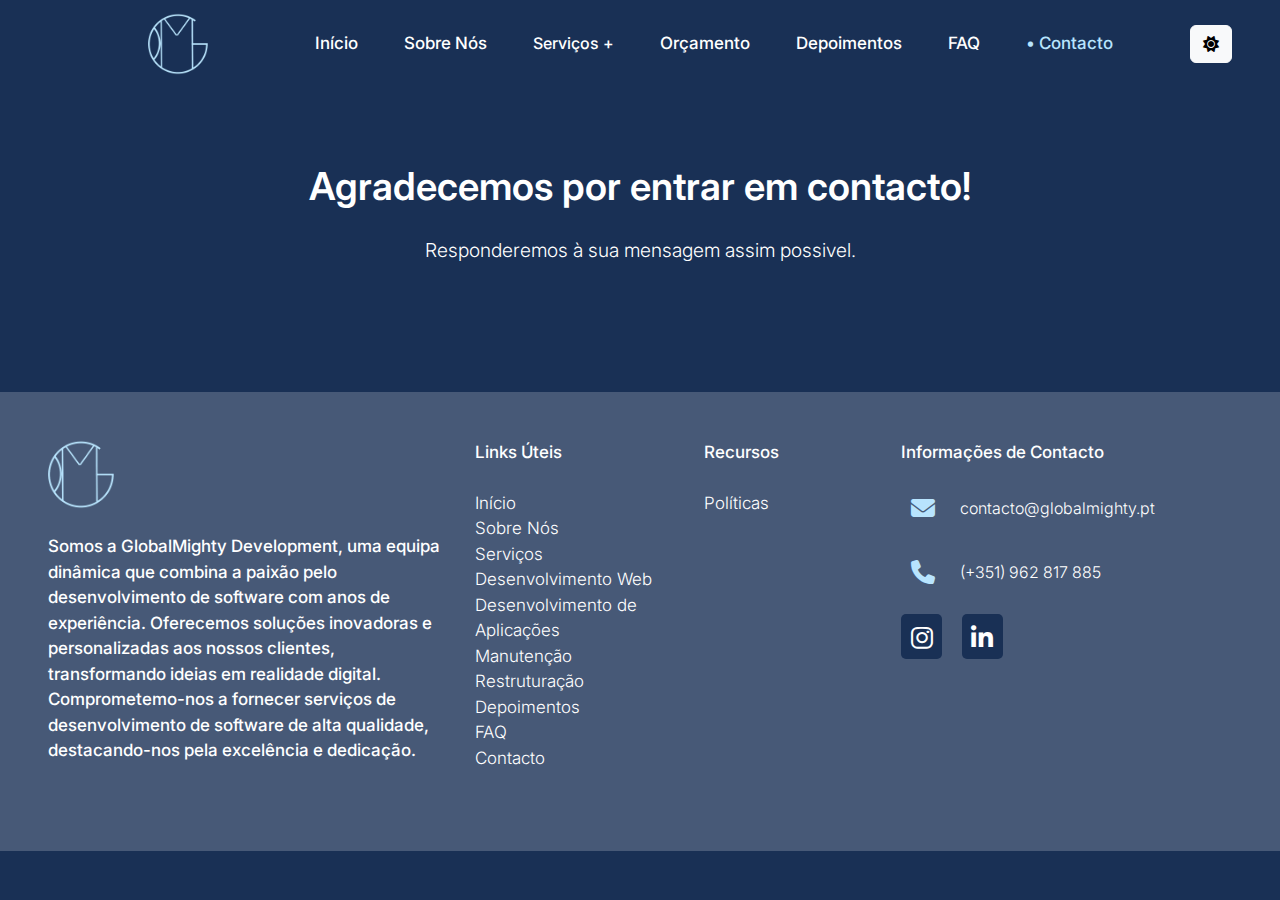
<file: agradecimentos/agradecimento-contacto.html>
<!DOCTYPE html>
<html lang="pt-PT">

<head>
    <meta charset="UTF-8">
    <meta http-equiv="X-UA-Compatible" content="IE=edge">
    <meta name="viewport" content="width=device-width, initial-scale=1.0">


    <link href="https://fonts.googleapis.com/css2?family=Inter:wght@100;300;400;500;600;700;800;900&display=swap"
        rel="stylesheet">

    <link rel="icon" href="../ASSETS/xIcon.png">
    <link href="../ASSETS/fontawesome-free-6.4.2-web/css/all.css" rel="stylesheet">
    <link rel="stylesheet" href="../CSS/bootstrap.min.css">
    <link rel="stylesheet" href="../CSS/darkMode.css">
    <link rel="stylesheet" href="../CSS/lightMode.css">
    <link rel="stylesheet" href="../CSS/styles.css">
    <title>GlobalMighty - Agradecemos o Contacto</title>
</head>

<body class="dark" onload="setLastPage('Contacto')">
    <header>
        <nav class="navbar navbar-expand-lg navbar-dark bg-ghost fixed-top ps-5 pe-5">
            <div class="container-fluid">
                <a class="navbar-brand dark-Logo" onclick="getPointSubPage('#Inicio')">
                    <img id="logoDark" class="logo" src="../ASSETS/logoDark.png" alt="GlobalMighty">
                    <img id="logoLight" class="logo hidden" src="../ASSETS/logoLight.png" alt="GlobalMighty">
                </a>
                <button class="navbar-toggler collapsed d-flex d-lg-none flex-column justify-content-around"
                    type="button" data-bs-toggle="collapse" data-bs-target="#navbarSupportedContent"
                    aria-controls="navbarSupportedContent" aria-expanded="false" aria-label="Toggle navigation">
                    <span class="toggler-icon top-bar"></span>
                    <span class="toggler-icon middle-bar"></span>
                    <span class="toggler-icon bottom-bar"></span>
                </button>
                <div class="collapse navbar-collapse" id="navbarSupportedContent">
                    <ul class="navbar-nav ms-auto me-auto mb-2 mb-lg-0">
                        <li class="nav-item">
                            <a class="nav-link active" id="InicioNav" aria-current="page"
                                onclick="getPointSubPage('#Inicio')"><span class="" id="dotInicio">&#8226;</span>
                                Início</a>
                        </li>
                        <li class="nav-item">
                            <a class="nav-link active" id="SobreNosNav" onclick="getPointSubPage('#SobreNos')"><span
                                    class="hidden" id="dotSobreNos">&#8226;</span> Sobre Nós</a>
                        </li>
                        <li class="nav-item dropdown">
                            <a class="nav-link active dropbtn" id="ServicosNav"
                                onclick="getPointSubPage('#Servicos')"><span class="hidden"
                                    id="dotServicos">&#8226;</span> Serviços +</a>
                            <div class="dropdown-content">
                                <a href="../servicos/desenvolvimento-web.html">Desenvolvimento Web</a>
                                <a href="../servicos/desenvolvimento-apps.html">Desenvolvimento de Aplicações</a>
                                <a href="../servicos/manutencao.html">Manutenção</a>
                                <a id="dropdownItem4" href="../servicos/restruturacao.html">Restruturação</a>
                            </div>
                        </li>
                        <li class="nav-item">
                            <a class="nav-link active" id="OrcamentoNav" onclick="getPointSubPage('#Orcamento')"><span
                                    class="hidden" id="dotOrcamento">&#8226;</span> Orçamento</a>
                        </li>
                        <li class="nav-item">
                            <a class="nav-link active" id="DepoimentosNav"
                                onclick="getPointSubPage('#Depoimentos')"><span class="hidden"
                                    id="dotDepoimentos">&#8226;</span> Depoimentos</a>
                        </li>
                        <li class="nav-item">
                            <a class="nav-link active" id="FAQNav" onclick="getPointSubPage('#FAQ')"><span
                                    class="hidden" id="dotFAQ">&#8226;</span> FAQ</a>
                        </li>
                        <li class="nav-item">
                            <a class="nav-link active" id="ContactoNav" onclick="getPointSubPage('#Contacto')"><span
                                    class="hidden" id="dotContacto">&#8226;</span> Contacto</a>
                        </li>
                    </ul>
                    <ul class="navbar-nav ms-auto mb-2 mb-lg-0">
                        <li class="nav-item">
                            <button class="btn btn-light tema" onclick="changeTema()">
                                <i class="fa-solid fa-sun"></i>
                            </button>
                        </li>
                    </ul>
                </div>
            </div>
        </nav>
    </header>

    <main>
        <div class="conteudo container-fluid text-center">
            <section id="agradecimento" class="agradecimento">
                <div class="titulo">Agradecemos por entrar em contacto!</div>
                <div class="subtitulo">Responderemos à sua mensagem assim possivel.</div>
            </section>
        </div>
    </main>

    <footer class="p-5">
        <div class="row">
            <div class="col-12 col-xl-4 mb-3 marginEnd">
                <div class="logo">
                    <img id="logoDarkFooter" class="" src="../ASSETS/logoDark.png" alt="GlobalMighty">
                    <img id="logoLightFooter" class="hidden" src="../ASSETS/logoLight.png" alt="GlobalMighty">
                </div>
                <div class="descricao">
                    Somos a GlobalMighty Development, uma equipa dinâmica que combina a paixão pelo desenvolvimento de
                    software com anos de experiência. Oferecemos soluções inovadoras e personalizadas aos nossos
                    clientes, transformando ideias em realidade digital.
                    Comprometemo-nos a fornecer serviços de desenvolvimento de software de alta qualidade,
                    destacando-nos pela excelência e dedicação.
                </div>
            </div>
            <div class="col-12 col-xl-2 mb-3 marginEnd">
                <div class="titulo">Links Úteis</div>
                <div class="items">
                    <ul class="footerLinks">
                        <li class="link"><a onclick="getPointSubPage('#Inicio')">
                                Início</a>
                        </li>
                        <li class="link"><a onclick="getPointSubPage('#SobreNos')">
                                Sobre Nós</a>
                        </li>
                        <li class="link"><a onclick="getPointSubPage('#Servicos')">
                                Serviços</a>
                        </li>
                        <li class="link"><a href="../servicos/desenvolvimento-web.html">
                                Desenvolvimento Web</a>
                        </li>
                        <li class="link"><a href="../servicos/desenvolvimento-apps.html">
                                Desenvolvimento de Aplicações</a>
                        </li>
                        <li class="link"><a href="../servicos/manutencao.html">
                                Manutenção</a>
                        </li>
                        <li class="link"><a href="../servicos/restruturacao.html">
                                Restruturação</a>
                        </li>
                        <li class="link"><a onclick="getPointSubPage('#Depoimentos')">
                                Depoimentos</a>
                        </li>
                        <li class="link"><a onclick="getPointSubPage('#FAQ')">
                                FAQ</a>
                        </li>
                        <li class="link"><a onclick="getPointSubPage('#Contacto')">
                                Contacto</a>
                        </li>
                    </ul>
                </div>
            </div>
            <div class="col-12 col-xl-2 mb-3">
                <div class="titulo">Recursos</div>
                <div class="items">
                    <ul class="footerLinks">
                        <li class="link"><a href="">
                                Políticas</a>
                        </li>
                    </ul>
                </div>
            </div>
            <div class="col-12 col-xl-3 mb-3">
                <div class="titulo">Informações de Contacto</div>
                <div class="contactos">
                    <div class="row">
                        <div class="item row">
                            <div class="email">
                                <i class="icon fa-solid fa-envelope"></i><span
                                    class="texto">contacto@globalmighty.pt</span>
                            </div>
                        </div>
                    </div>
                    <div class="row">
                        <div class="item">
                            <div class="telemovel">
                                <i class="icon fa-solid fa-phone"></i><span class="texto">(+351) 962 817 885</span>
                            </div>
                        </div>
                    </div>
                    <div class="redesSociais">
                        <div class="item instagram"><a href="https://www.instagram.com/globalmighty/" target="_blank"><i
                                    class="fa-brands fa-instagram"></i></a></div>
                        <div class="item linkedin"><a href="https://www.linkedin.com/company/globalmighty-development"
                                target="_blank"><i class="fa-brands fa-linkedin-in"></i></a></div>
                    </div>
                </div>
            </div>
        </div>
    </footer>

    <script src="../JS/bootstrap.bundle.min.js"></script>
    <script src="../JS/main.js"></script>
    <script src="../JS/tema.js"></script>
</body>

</html>
</file>
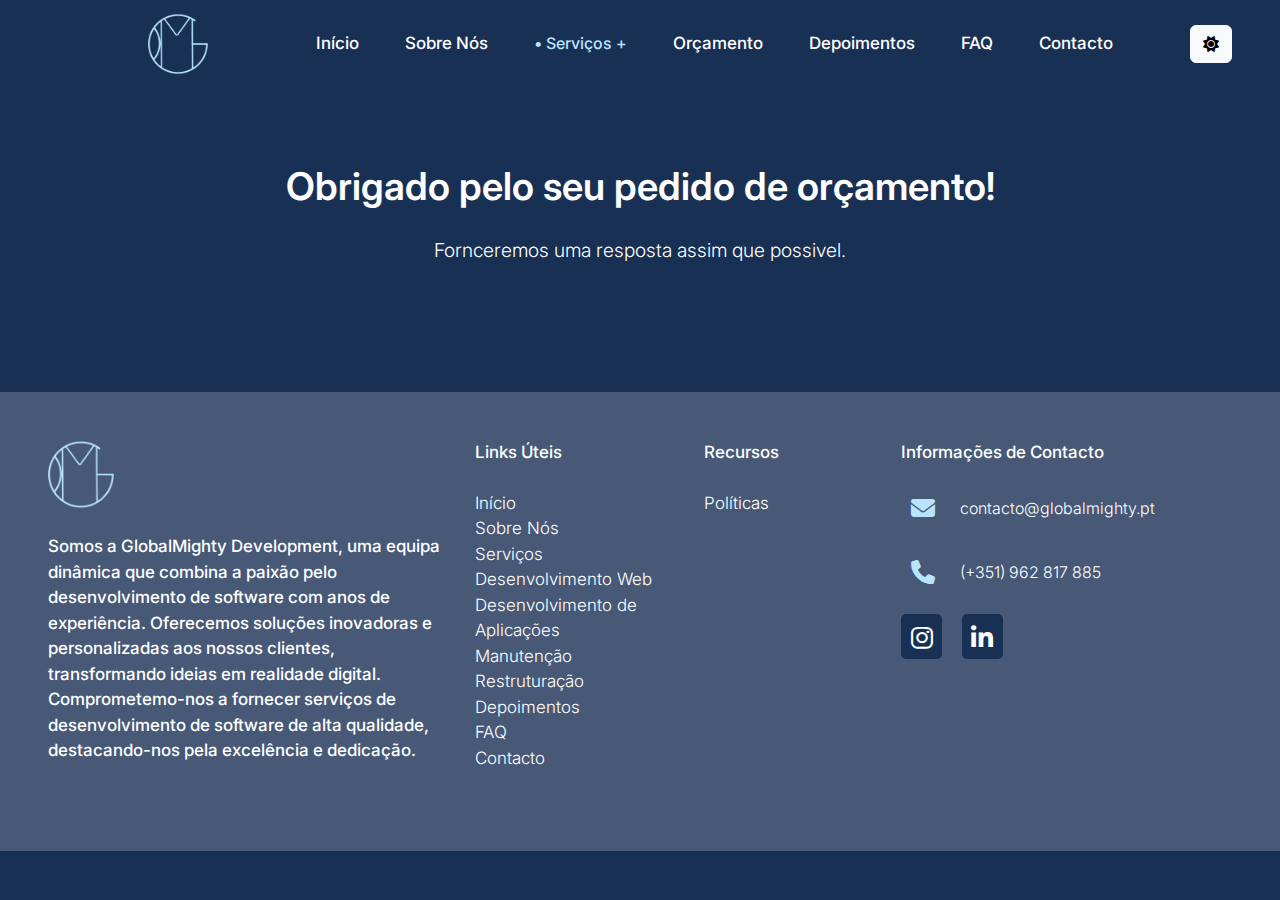
<file: agradecimentos/agradecimento-orcamento.html>
<!DOCTYPE html>
<html lang="pt-PT">

<head>
    <meta charset="UTF-8">
    <meta http-equiv="X-UA-Compatible" content="IE=edge">
    <meta name="viewport" content="width=device-width, initial-scale=1.0">


    <link href="https://fonts.googleapis.com/css2?family=Inter:wght@100;300;400;500;600;700;800;900&display=swap"
        rel="stylesheet">

    <link rel="icon" href="../ASSETS/xIcon.png">
    <link href="../ASSETS/fontawesome-free-6.4.2-web/css/all.css" rel="stylesheet">
    <link rel="stylesheet" href="../CSS/bootstrap.min.css">
    <link rel="stylesheet" href="../CSS/darkMode.css">
    <link rel="stylesheet" href="../CSS/lightMode.css">
    <link rel="stylesheet" href="../CSS/styles.css">
    <title>GlobalMighty - Agradecemos o Contacto</title>
</head>

<body class="dark" onload="setLastPage('Orcamento')">
    <header>
        <nav class="navbar navbar-expand-lg navbar-dark bg-ghost fixed-top ps-5 pe-5">
            <div class="container-fluid">
                <a class="navbar-brand dark-Logo" onclick="getPointSubPage('#Inicio')">
                    <img id="logoDark" class="logo" src="../ASSETS/logoDark.png" alt="GlobalMighty">
                    <img id="logoLight" class="logo hidden" src="../ASSETS/logoLight.png" alt="GlobalMighty">
                </a>
                <button class="navbar-toggler collapsed d-flex d-lg-none flex-column justify-content-around"
                    type="button" data-bs-toggle="collapse" data-bs-target="#navbarSupportedContent"
                    aria-controls="navbarSupportedContent" aria-expanded="false" aria-label="Toggle navigation">
                    <span class="toggler-icon top-bar"></span>
                    <span class="toggler-icon middle-bar"></span>
                    <span class="toggler-icon bottom-bar"></span>
                </button>
                <div class="collapse navbar-collapse" id="navbarSupportedContent">
                    <ul class="navbar-nav ms-auto me-auto mb-2 mb-lg-0">
                        <li class="nav-item">
                            <a class="nav-link active" id="InicioNav" aria-current="page"
                                onclick="getPointSubPage('#Inicio')"><span class="" id="dotInicio">&#8226;</span>
                                Início</a>
                        </li>
                        <li class="nav-item">
                            <a class="nav-link active" id="SobreNosNav" onclick="getPointSubPage('#SobreNos')"><span
                                    class="hidden" id="dotSobreNos">&#8226;</span> Sobre Nós</a>
                        </li>
                        <li class="nav-item dropdown">
                            <a class="nav-link active dropbtn" id="ServicosNav"
                                onclick="getPointSubPage('#Servicos')"><span class="hidden"
                                    id="dotServicos">&#8226;</span> Serviços +</a>
                            <div class="dropdown-content">
                                <a href="../servicos/desenvolvimento-web.html">Desenvolvimento Web</a>
                                <a href="../servicos/desenvolvimento-apps.html">Desenvolvimento de Aplicações</a>
                                <a href="../servicos/manutencao.html">Manutenção</a>
                                <a id="dropdownItem4" href="../servicos/restruturacao.html">Restruturação</a>
                            </div>
                        </li>
                        <li class="nav-item">
                            <a class="nav-link active" id="OrcamentoNav" onclick="getPointSubPage('#Orcamento')"><span
                                    class="hidden" id="dotOrcamento">&#8226;</span> Orçamento</a>
                        </li>
                        <li class="nav-item">
                            <a class="nav-link active" id="DepoimentosNav"
                                onclick="getPointSubPage('#Depoimentos')"><span class="hidden"
                                    id="dotDepoimentos">&#8226;</span> Depoimentos</a>
                        </li>
                        <li class="nav-item">
                            <a class="nav-link active" id="FAQNav" onclick="getPointSubPage('#FAQ')"><span
                                    class="hidden" id="dotFAQ">&#8226;</span> FAQ</a>
                        </li>
                        <li class="nav-item">
                            <a class="nav-link active" id="ContactoNav" onclick="getPointSubPage('#Contacto')"><span
                                    class="hidden" id="dotContacto">&#8226;</span> Contacto</a>
                        </li>
                    </ul>
                    <ul class="navbar-nav ms-auto mb-2 mb-lg-0">
                        <li class="nav-item">
                            <button class="btn btn-light tema" onclick="changeTema()">
                                <i class="fa-solid fa-sun"></i>
                            </button>
                        </li>
                    </ul>
                </div>
            </div>
        </nav>
    </header>

    <main>
        <div class="conteudo container-fluid text-center">
            <section id="agradecimento" class="agradecimento">
                <div class="titulo">Obrigado pelo seu pedido de orçamento!</div>
                <div class="subtitulo">Fornceremos uma resposta assim que possivel.</div>
            </section>
        </div>
    </main>

    <footer class="p-5">
        <div class="row">
            <div class="col-12 col-xl-4 mb-3 marginEnd">
                <div class="logo">
                    <img id="logoDarkFooter" class="" src="../ASSETS/logoDark.png" alt="GlobalMighty">
                    <img id="logoLightFooter" class="hidden" src="../ASSETS/logoLight.png" alt="GlobalMighty">
                </div>
                <div class="descricao">
                    Somos a GlobalMighty Development, uma equipa dinâmica que combina a paixão pelo desenvolvimento de
                    software com anos de experiência. Oferecemos soluções inovadoras e personalizadas aos nossos
                    clientes, transformando ideias em realidade digital.
                    Comprometemo-nos a fornecer serviços de desenvolvimento de software de alta qualidade,
                    destacando-nos pela excelência e dedicação.
                </div>
            </div>
            <div class="col-12 col-xl-2 mb-3 marginEnd">
                <div class="titulo">Links Úteis</div>
                <div class="items">
                    <ul class="footerLinks">
                        <li class="link"><a onclick="getPointSubPage('#Inicio')">
                                Início</a>
                        </li>
                        <li class="link"><a onclick="getPointSubPage('#SobreNos')">
                                Sobre Nós</a>
                        </li>
                        <li class="link"><a onclick="getPointSubPage('#Servicos')">
                                Serviços</a>
                        </li>
                        <li class="link"><a href="../servicos/desenvolvimento-web.html">
                                Desenvolvimento Web</a>
                        </li>
                        <li class="link"><a href="../servicos/desenvolvimento-apps.html">
                                Desenvolvimento de Aplicações</a>
                        </li>
                        <li class="link"><a href="../servicos/manutencao.html">
                                Manutenção</a>
                        </li>
                        <li class="link"><a href="../servicos/restruturacao.html">
                                Restruturação</a>
                        </li>
                        <li class="link"><a onclick="getPointSubPage('#Depoimentos')">
                                Depoimentos</a>
                        </li>
                        <li class="link"><a onclick="getPointSubPage('#FAQ')">
                                FAQ</a>
                        </li>
                        <li class="link"><a onclick="getPointSubPage('#Contacto')">
                                Contacto</a>
                        </li>
                    </ul>
                </div>
            </div>
            <div class="col-12 col-xl-2 mb-3">
                <div class="titulo">Recursos</div>
                <div class="items">
                    <ul class="footerLinks">
                        <li class="link"><a href="">
                                Políticas</a>
                        </li>
                    </ul>
                </div>
            </div>
            <div class="col-12 col-xl-3 mb-3">
                <div class="titulo">Informações de Contacto</div>
                <div class="contactos">
                    <div class="row">
                        <div class="item row">
                            <div class="email">
                                <i class="icon fa-solid fa-envelope"></i><span
                                    class="texto">contacto@globalmighty.pt</span>
                            </div>
                        </div>
                    </div>
                    <div class="row">
                        <div class="item">
                            <div class="telemovel">
                                <i class="icon fa-solid fa-phone"></i><span class="texto">(+351) 962 817 885</span>
                            </div>
                        </div>
                    </div>
                    <div class="redesSociais">
                        <div class="item instagram"><a href="https://www.instagram.com/globalmighty/" target="_blank"><i
                                    class="fa-brands fa-instagram"></i></a></div>
                        <div class="item linkedin"><a href="https://www.linkedin.com/company/globalmighty-development"
                                target="_blank"><i class="fa-brands fa-linkedin-in"></i></a></div>
                    </div>
                </div>
            </div>
        </div>
    </footer>

    <script src="../JS/bootstrap.bundle.min.js"></script>
    <script src="../JS/main.js"></script>
    <script src="../JS/tema.js"></script>
</body>

</html>
</file>
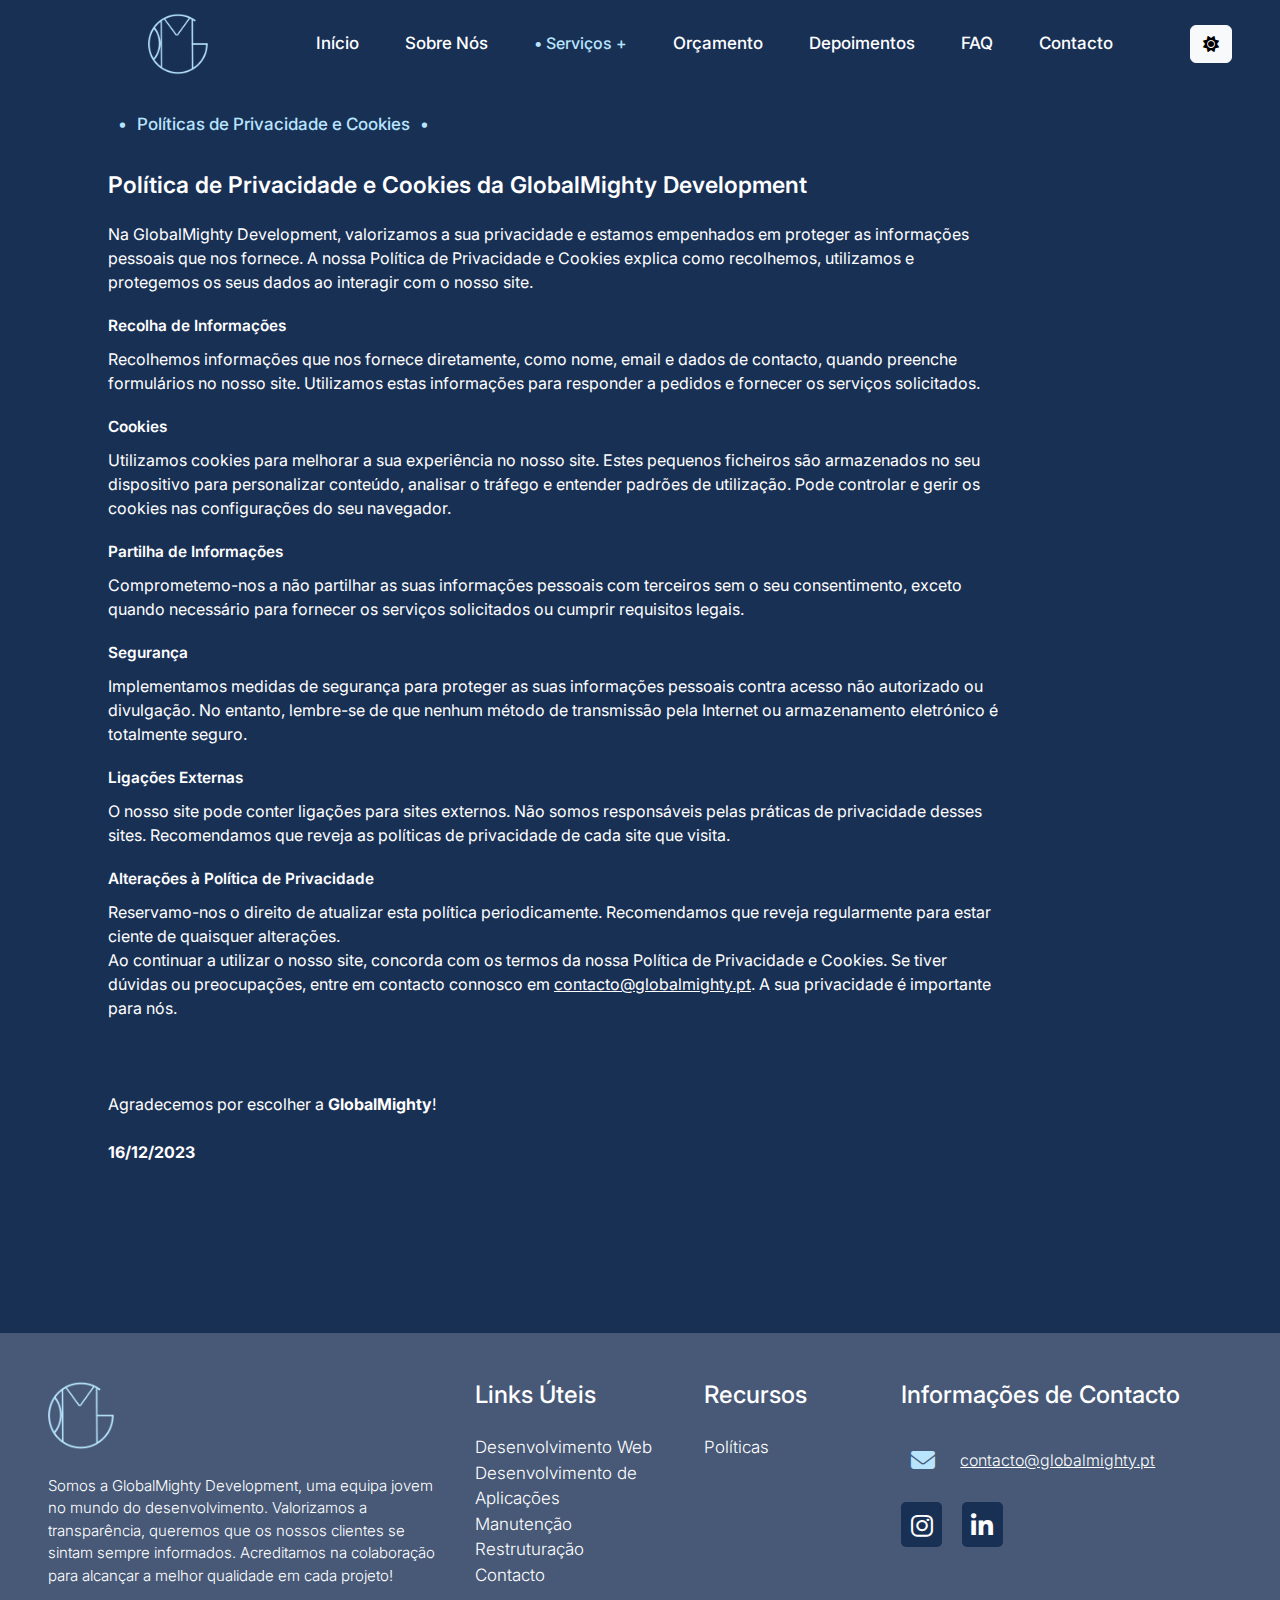
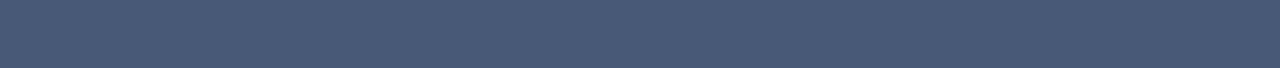
<file: politicas/politicas.html>
<!DOCTYPE html>
<html lang="pt-PT">

<head>
    <meta charset="UTF-8">
    <meta http-equiv="X-UA-Compatible" content="IE=edge">
    <meta name="viewport" content="width=device-width, initial-scale=1.0">
    <meta name="keywords"
        content="Desenvolvimento de Software, Aplicações Web, Aplicações Móveis, Manutenção de Sistemas, Soluções Digitais, Inovação Tecnológica, Experência do Utilizador, Transformação Digital, Consultoria em TI, Programação Personalizada, Eficiência Operacional, Segurança da Informação, Suporte Técnico, GlobalMighty Development, Web Design Responsivo">
    <meta name="description" content="Politicas da nossa empresa e site.">
    <meta name="author" content="Guilherme Tavares, Mariana Gabriel">

    <link href="https://fonts.googleapis.com/css2?family=Inter:wght@100;300;400;500;600;700;800;900&display=swap"
        rel="stylesheet">

    <link rel="icon" href="../ASSETS/xIcon.png">
    <link href="../ASSETS/fontawesome-free-6.4.2-web/css/all.css" rel="stylesheet">
    <link rel="stylesheet" href="../CSS/bootstrap.min.css">
    <link rel="stylesheet" href="../CSS/darkMode.css">
    <link rel="stylesheet" href="../CSS/lightMode.css">
    <link rel="stylesheet" href="../CSS/styles.css">
    <title>GlobalMighty - Politicas</title>
</head>

<body class="dark" onload="setLastPage('DevWeb')">
    <header>
        <nav class="navbar navbar-expand-lg navbar-dark bg-ghost fixed-top ps-5 pe-5">
            <div class="container-fluid">
                <a class="navbar-brand dark-Logo" href="javascript:getPointSubPage('#Inicio')">
                    <img id="logoDark" class="logo" src="../ASSETS/logoDark.png" alt="GlobalMighty">
                    <img id="logoLight" class="logo hidden" src="../ASSETS/logoLight.png" alt="GlobalMighty">
                </a>
                <button class="navbar-toggler collapsed d-flex d-lg-none flex-column justify-content-around"
                    type="button" data-bs-toggle="collapse" data-bs-target="#navbarSupportedContent"
                    aria-controls="navbarSupportedContent" aria-expanded="false" aria-label="Toggle navigation">
                    <span class="toggler-icon top-bar"></span>
                    <span class="toggler-icon middle-bar"></span>
                    <span class="toggler-icon bottom-bar"></span>
                </button>
                <div class="collapse navbar-collapse" id="navbarSupportedContent">
                    <ul class="navbar-nav ms-auto me-auto mb-2 mb-lg-0">
                        <li class="nav-item">
                            <a class="nav-link active" id="InicioNav" aria-current="page"
                                href="javascript:getPointSubPage('#Inicio')"><span class=""
                                    id="dotInicio">&#8226;</span>
                                Início</a>
                        </li>
                        <li class="nav-item">
                            <a class="nav-link active" id="SobreNosNav"
                                href="javascript:getPointSubPage('#SobreNos')"><span class="hidden"
                                    id="dotSobreNos">&#8226;</span> Sobre Nós</a>
                        </li>
                        <li class="nav-item dropdown">
                            <a class="nav-link active dropbtn" id="ServicosNav"
                                href="javascript:getPointSubPage('#Servicos')"><span class="hidden"
                                    id="dotServicos">&#8226;</span> Serviços +</a>
                            <div class="dropdown-content">
                                <a href="./desenvolvimento-web.html">Desenvolvimento Web</a>
                                <a href="./desenvolvimento-apps.html">Desenvolvimento de Aplicações</a>
                                <a href="./manutencao.html">Manutenção</a>
                                <a id="dropdownItem4" href="./restruturacao.html">Restruturação</a>
                            </div>
                        </li>
                        <li class="nav-item">
                            <a class="nav-link active" id="OrcamentoNav"
                                href="javascript:getPointSubPage('#Orcamento')"><span class="hidden"
                                    id="dotOrcamento">&#8226;</span> Orçamento</a>
                        </li>
                        <li class="nav-item">
                            <a class="nav-link active" id="DepoimentosNav"
                                href="javascript:getPointSubPage('#Depoimentos')"><span class="hidden"
                                    id="dotDepoimentos">&#8226;</span> Depoimentos</a>
                        </li>
                        <li class="nav-item">
                            <a class="nav-link active" id="FAQNav" href="javascript:getPointSubPage('#FAQ')"><span
                                    class="hidden" id="dotFAQ">&#8226;</span> FAQ</a>
                        </li>
                        <li class="nav-item">
                            <a class="nav-link active" id="ContactoNav"
                                href="javascript:getPointSubPage('#Contacto')"><span class="hidden"
                                    id="dotContacto">&#8226;</span> Contacto</a>
                        </li>
                    </ul>
                    <ul class="navbar-nav ms-auto mb-2 mb-lg-0">
                        <li class="nav-item">
                            <button class="btn btn-light tema" onclick="changeTema()">
                                <i class="fa-solid fa-sun"></i>
                            </button>
                        </li>
                    </ul>
                </div>
            </div>
        </nav>
    </header>

    <main>
        <div class="conteudo container-fluid">
            <section id="politicas" class="politicas">
                <div class="px-5 text-center text-md-start">
                    <div class="row ms-lg-5">
                        <div class="col-12">
                            <div class="slogan">
                                <span class="dot">&#8226;</span>Políticas de Privacidade e Cookies<span
                                    class="dot">&#8226;</span>
                            </div>
                            <article class="artigo text-start">
                                <div class="titulo">
                                    Política de Privacidade e Cookies da GlobalMighty Development
                                </div>
                                <div class="descricao">
                                    Na GlobalMighty Development, valorizamos a sua privacidade e estamos empenhados em
                                    proteger as informações pessoais que nos fornece. A nossa Política de Privacidade e
                                    Cookies explica como recolhemos, utilizamos e protegemos os seus dados ao interagir
                                    com o nosso site.
                                </div>
                                <section class="subArtigo">
                                    <div class="subtitulo">
                                        Recolha de Informações
                                    </div>
                                    <div class="descricao">
                                        Recolhemos informações que nos fornece diretamente, como nome, email e dados de
                                        contacto, quando preenche formulários no nosso site. Utilizamos estas
                                        informações para responder a pedidos e fornecer os serviços solicitados.
                                    </div>
                                </section>
                                <section class="subArtigo">
                                    <div class="subtitulo">
                                        Cookies
                                    </div>
                                    <div class="descricao">
                                        Utilizamos cookies para melhorar a sua experiência no nosso site. Estes pequenos
                                        ficheiros são armazenados no seu dispositivo para personalizar conteúdo,
                                        analisar o tráfego e entender padrões de utilização. Pode controlar e gerir os
                                        cookies nas configurações do seu navegador.
                                    </div>
                                </section>
                                <section class="subArtigo">
                                    <div class="subtitulo">
                                        Partilha de Informações
                                    </div>
                                    <div class="descricao">
                                        Comprometemo-nos a não partilhar as suas informações pessoais com terceiros sem
                                        o seu consentimento, exceto quando necessário para fornecer os serviços
                                        solicitados ou cumprir requisitos legais.
                                    </div>
                                </section>
                                <section class="subArtigo">
                                    <div class="subtitulo">
                                        Segurança
                                    </div>
                                    <div class="descricao">
                                        Implementamos medidas de segurança para proteger as suas informações pessoais
                                        contra acesso não autorizado ou divulgação. No entanto, lembre-se de que nenhum
                                        método de transmissão pela Internet ou armazenamento eletrónico é totalmente
                                        seguro.
                                    </div>
                                </section>
                                <section class="subArtigo">
                                    <div class="subtitulo">
                                        Ligações Externas
                                    </div>
                                    <div class="descricao">
                                        O nosso site pode conter ligações para sites externos. Não somos responsáveis
                                        pelas práticas de privacidade desses sites. Recomendamos que reveja as políticas
                                        de privacidade de cada site que visita.
                                    </div>
                                </section>
                                <section class="subArtigo">
                                    <div class="subtitulo">
                                        Alterações à Política de Privacidade
                                    </div>
                                    <div class="descricao">
                                        Reservamo-nos o direito de atualizar esta política periodicamente. Recomendamos
                                        que reveja regularmente para estar ciente de quaisquer alterações.
                                    </div>
                                </section>
                                <div class="descricao">
                                    Ao continuar a utilizar o nosso site, concorda com os termos da nossa Política
                                    de Privacidade e Cookies. Se tiver dúvidas ou preocupações, entre em contacto
                                    connosco em <a href="mailto:contacto@globalmighty.pt">contacto@globalmighty.pt</a>.
                                    A sua privacidade é importante
                                    para nós.
                                    <br><br><br><br>
                                    Agradecemos por escolher a <b>GlobalMighty</b>!
                                    <br><br>
                                    <b>16/12/2023</b>
                                </div>
                            </article>
                        </div>
                    </div>
                </div>
            </section>
        </div>
    </main>

    <footer class="p-5">
        <div class="row">
            <div class="col-12 col-xl-4 mb-3 marginEnd">
                <div class="logo">
                    <img id="logoDarkFooter" class="" src="../ASSETS/logoDark.png" alt="GlobalMighty">
                    <img id="logoLightFooter" class="hidden" src="../ASSETS/logoLight.png" alt="GlobalMighty">
                </div>
                <div class="descricao">
                    <p>
                        Somos a GlobalMighty Development, uma equipa jovem no mundo do desenvolvimento.
                        Valorizamos a transparência, queremos que os nossos clientes se sintam sempre informados.
                        Acreditamos na colaboração para alcançar a melhor qualidade em cada projeto!
                    </p>
                </div>
            </div>
            <div class="col-12 col-xl-2 mb-3 marginEnd">
                <div class="titulo">
                    <h2>Links Úteis</h2>
                </div>
                <div class="items">
                    <ul class="footerLinks">
                        <li class="link"><a href="../servicos/desenvolvimento-web.html">
                                Desenvolvimento Web</a>
                        </li>
                        <li class="link"><a href="../servicos/desenvolvimento-apps.html">
                                Desenvolvimento de Aplicações</a>
                        </li>
                        <li class="link"><a href="../servicos/manutencao.html">
                                Manutenção</a>
                        </li>
                        <li class="link"><a href="../servicos/restruturacao.html">
                                Restruturação</a>
                        </li>
                        <li class="link"><a href="javascript:getPointSubPage('#Contacto')">
                                Contacto</a>
                        </li>
                    </ul>
                </div>
            </div>
            <div class="col-12 col-xl-2 mb-3">
                <div class="titulo">
                    <h2>Recursos</h2>
                </div>
                <div class="items">
                    <ul class="footerLinks">
                        <li class="link"><a href="">
                                Políticas</a>
                        </li>
                    </ul>
                </div>
            </div>
            <div class="col-12 col-xl-3 mb-3">
                <div class="titulo">
                    <h2>Informações de Contacto</h2>
                </div>
                <div class="contactos">
                    <div class="row">
                        <div class="item row">
                            <div class="email">
                                <i class="icon fa-solid fa-envelope"></i>
                                <a href="mailto:contacto@globalmighty.pt" class="texto">contacto@globalmighty.pt</a>
                            </div>
                        </div>
                    </div>
                    <div class="redesSociais">
                        <div class="item instagram"><a href="https://www.instagram.com/globalmighty/" target="_blank"><i
                                    class="fa-brands fa-instagram"></i></a></div>
                        <div class="item linkedin"><a href="https://www.linkedin.com/company/globalmighty-development"
                                target="_blank"><i class="fa-brands fa-linkedin-in"></i></a></div>
                    </div>
                </div>
            </div>
        </div>
    </footer>

    <script src="../JS/bootstrap.bundle.min.js"></script>
    <script src="../JS/main.js"></script>
    <script src="../JS/tema.js"></script>
</body>

</html>
</file>
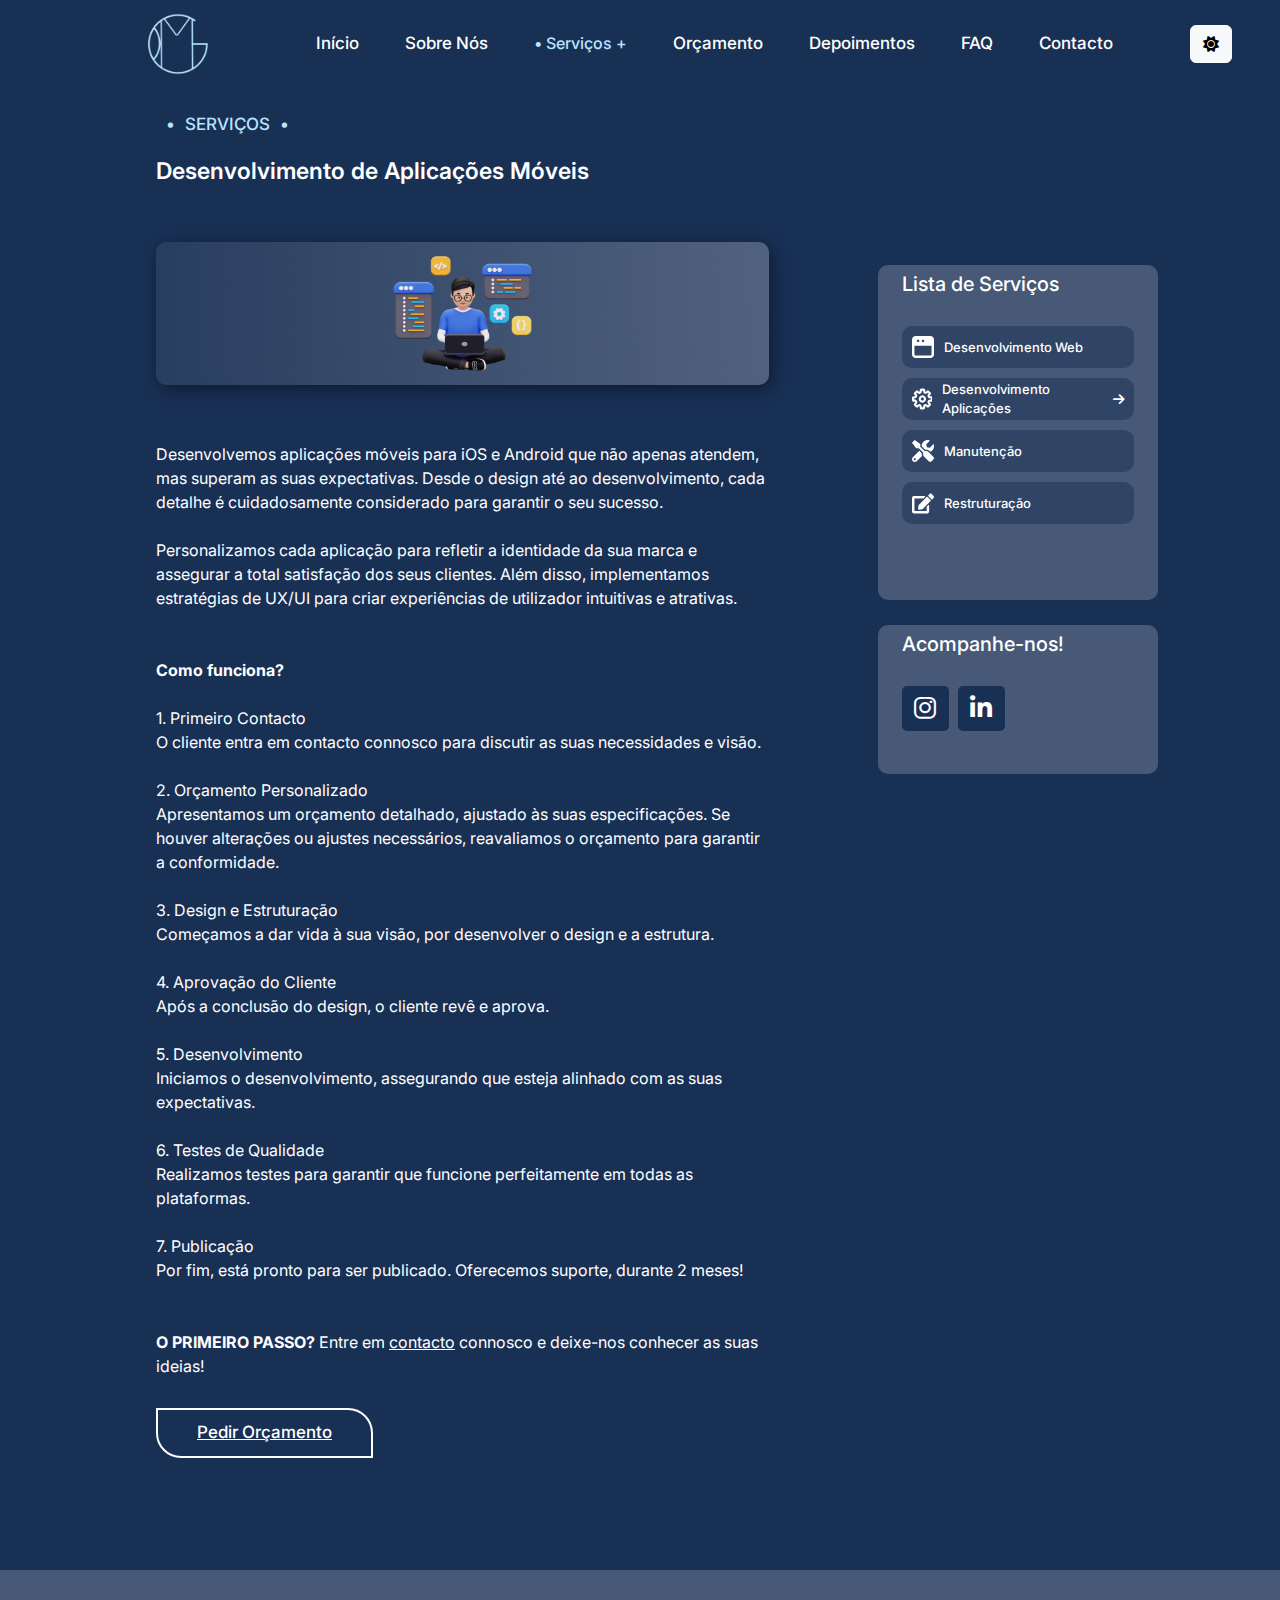
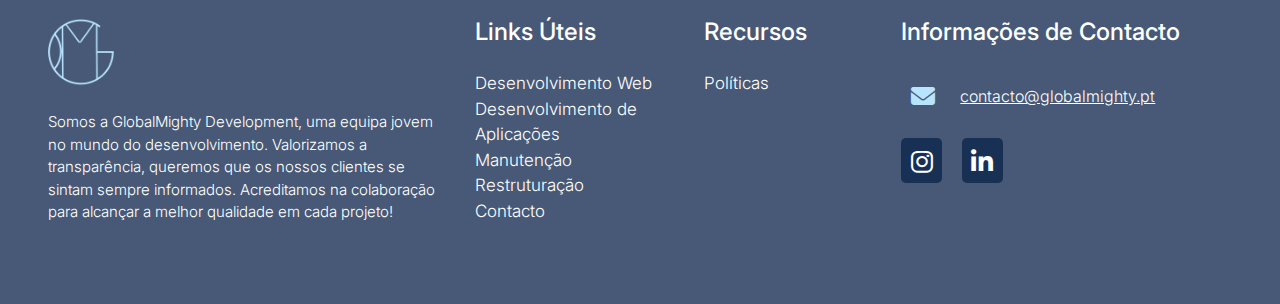
<file: servicos/desenvolvimento-apps.html>
<!DOCTYPE html>
<html lang="pt-PT">

<head>
    <meta charset="UTF-8">
    <meta http-equiv="X-UA-Compatible" content="IE=edge">
    <meta name="viewport" content="width=device-width, initial-scale=1.0">
    <meta name="keywords"
        content="Desenvolvimento de Software, Aplicações Móveis, Manutenção de Sistemas, Soluções Digitais, Inovação Tecnológica, Experência do Utilizador, Transformação Digital, Consultoria em TI, Programação Personalizada, Eficiência Operacional, Segurança da Informação, Suporte Técnico, GlobalMighty Development, Web Design Responsivo">
    <meta name="description" content="Vem descobrir o nosso serviço de Desenvolvimento de Aplicações Móveis">
    <meta name="author" content="Guilherme Tavares, Mariana Gabriel">


    <link href="https://fonts.googleapis.com/css2?family=Inter:wght@100;300;400;500;600;700;800;900&display=swap"
        rel="stylesheet">

    <link rel="icon" href="../ASSETS/xIcon.png">
    <link href="../ASSETS/fontawesome-free-6.4.2-web/css/all.css" rel="stylesheet">
    <link rel="stylesheet" href="../CSS/bootstrap.min.css">
    <link rel="stylesheet" href="../CSS/darkMode.css">
    <link rel="stylesheet" href="../CSS/lightMode.css">
    <link rel="stylesheet" href="../CSS/styles.css">
    <title>GlobalMighty - Desenvolvimento Web</title>
</head>

<body class="dark" onload="setLastPage('DevWeb')">
    <header>
        <nav class="navbar navbar-expand-lg navbar-dark bg-ghost fixed-top ps-5 pe-5">
            <div class="container-fluid">
                <a class="navbar-brand dark-Logo" href="javascript:getPointSubPage('#Inicio')">
                    <img id="logoDark" class="logo" src="../ASSETS/logoDark.png" alt="GlobalMighty">
                    <img id="logoLight" class="logo hidden" src="../ASSETS/logoLight.png" alt="GlobalMighty">
                </a>
                <button class="navbar-toggler collapsed d-flex d-lg-none flex-column justify-content-around"
                    type="button" data-bs-toggle="collapse" data-bs-target="#navbarSupportedContent"
                    aria-controls="navbarSupportedContent" aria-expanded="false" aria-label="Toggle navigation">
                    <span class="toggler-icon top-bar"></span>
                    <span class="toggler-icon middle-bar"></span>
                    <span class="toggler-icon bottom-bar"></span>
                </button>
                <div class="collapse navbar-collapse" id="navbarSupportedContent">
                    <ul class="navbar-nav ms-auto me-auto mb-2 mb-lg-0">
                        <li class="nav-item">
                            <a class="nav-link active" id="InicioNav" aria-current="page"
                                href="javascript:getPointSubPage('#Inicio')"><span class=""
                                    id="dotInicio">&#8226;</span>
                                Início</a>
                        </li>
                        <li class="nav-item">
                            <a class="nav-link active" id="SobreNosNav"
                                href="javascript:getPointSubPage('#SobreNos')"><span class="hidden"
                                    id="dotSobreNos">&#8226;</span> Sobre Nós</a>
                        </li>
                        <li class="nav-item dropdown">
                            <a class="nav-link active dropbtn" id="ServicosNav"
                                href="javascript:getPointSubPage('#Servicos')"><span class="hidden"
                                    id="dotServicos">&#8226;</span> Serviços +</a>
                            <div class="dropdown-content">
                                <a href="desenvolvimento-web.html">Desenvolvimento Web</a>
                                <a href="desenvolvimento-apps.html">Desenvolvimento de Aplicações</a>
                                <a href="manutencao.html">Manutenção</a>
                                <a id="dropdownItem4" href="restruturacao.html">Restruturação</a>
                            </div>
                        </li>
                        <li class="nav-item">
                            <a class="nav-link active" id="OrcamentoNav"
                                href="javascript:getPointSubPage('#Orcamento')"><span class="hidden"
                                    id="dotOrcamento">&#8226;</span> Orçamento</a>
                        </li>
                        <li class="nav-item">
                            <a class="nav-link active" id="DepoimentosNav"
                                href="javascript:getPointSubPage('#Depoimentos')"><span class="hidden"
                                    id="dotDepoimentos">&#8226;</span> Depoimentos</a>
                        </li>
                        <li class="nav-item">
                            <a class="nav-link active" id="FAQNav" href="javascript:getPointSubPage('#FAQ')"><span
                                    class="hidden" id="dotFAQ">&#8226;</span> FAQ</a>
                        </li>
                        <li class="nav-item">
                            <a class="nav-link active" id="ContactoNav"
                                href="javascript:getPointSubPage('#Contacto')"><span class="hidden"
                                    id="dotContacto">&#8226;</span> Contacto</a>
                        </li>
                    </ul>
                    <ul class="navbar-nav ms-auto mb-2 mb-lg-0">
                        <li class="nav-item">
                            <button class="btn btn-light tema" onclick="changeTema()">
                                <i class="fa-solid fa-sun"></i>
                            </button>
                        </li>
                    </ul>
                </div>
            </div>
        </nav>
    </header>

    <main>
        <div class="conteudo container-fluid">
            <section id="servico" class="servico">
                <div class="px-5 text-center text-md-start">
                    <div class="row ms-lg-5">
                        <div class="col-12 col-lg-7 ms-lg-5 me-5 me-lg-5">
                            <div class="slogan">
                                <span class="dot">&#8226;</span>SERVIÇOS<span class="dot">&#8226;</span>
                            </div>
                            <div class="titulo">
                                <h1>Desenvolvimento de Aplicações Móveis</h1>
                            </div>
                            <div class="foto">
                                <img src="../ASSETS/appdev.png" alt="App">
                            </div>
                            <div class="descricao">
                                <p>
                                    Desenvolvemos aplicações móveis para iOS e Android que não apenas atendem, mas
                                    superam as suas expectativas. Desde o design até ao desenvolvimento, cada detalhe é
                                    cuidadosamente considerado para garantir o seu sucesso.
                                    <br>
                                    <br>
                                    Personalizamos cada aplicação para refletir a identidade da sua marca e assegurar a
                                    total satisfação dos seus clientes. Além disso, implementamos estratégias de UX/UI
                                    para criar experiências de utilizador intuitivas e atrativas.
                                    <br>
                                    <br>
                                    <br>
                                    <strong>Como funciona?</strong>
                                    <br>
                                    <br>
                                    1. Primeiro Contacto
                                    <br>
                                    O cliente entra em contacto connosco para discutir as suas necessidades e visão.
                                    <br>
                                    <br>
                                    2. Orçamento Personalizado
                                    <br>
                                    Apresentamos um orçamento detalhado, ajustado às suas especificações.
                                    Se houver alterações ou ajustes necessários, reavaliamos o orçamento para garantir a
                                    conformidade.
                                    <br>
                                    <br>
                                    3. Design e Estruturação
                                    <br>
                                    Começamos a dar vida à sua visão, por desenvolver o design e a estrutura.
                                    <br>
                                    <br>
                                    4. Aprovação do Cliente
                                    <br>
                                    Após a conclusão do design, o cliente revê e aprova.
                                    <br>
                                    <br>
                                    5. Desenvolvimento
                                    <br>
                                    Iniciamos o desenvolvimento, assegurando que esteja alinhado com as suas
                                    expectativas.
                                    <br>
                                    <br>
                                    6. Testes de Qualidade
                                    <br>
                                    Realizamos testes para garantir que funcione perfeitamente em todas as plataformas.
                                    <br>
                                    <br>
                                    7. Publicação
                                    <br>
                                    Por fim, está pronto para ser publicado.
                                    Oferecemos suporte, durante 2 meses!
                                    <br>
                                    <br>
                                    <br>
                                    <strong>O PRIMEIRO PASSO?</strong> Entre em <a href="javascript:getPointSubPage('#Contacto')">contacto</a> connosco e deixe-nos conhecer as suas ideias!
                                </p>
                            </div>
                            <div class="pedirOrcamento">
                                <a href="javascript:getPointSubPage('#Orcamento')">Pedir Orçamento</a>
                            </div>
                        </div>
                        <aside class="px-3 sideContainers d-none d-lg-block col-lg-3">
                            <div class="sideContainer1 py-1 px-4">
                                <div class="titulo">Lista de Serviços</div>
                                <div id="DevWeb" class="item">
                                    <a href="desenvolvimento-web.html">
                                        <svg width="40" height="40" viewBox="0 0 40 40" fill="none"
                                            xmlns="http://www.w3.org/2000/svg">
                                            <path
                                                d="M33.3333 0H6.66667C4.89856 0 3.20286 0.702379 1.95262 1.95262C0.702379 3.20286 0 4.89856 0 6.66667V33.3333C0 35.1014 0.702379 36.7971 1.95262 38.0474C3.20286 39.2976 4.89856 40 6.66667 40H33.3333C35.1014 40 36.7971 39.2976 38.0474 38.0474C39.2976 36.7971 40 35.1014 40 33.3333V6.66667C40 4.89856 39.2976 3.20286 38.0474 1.95262C36.7971 0.702379 35.1014 0 33.3333 0ZM20 6.66667C20.4395 6.66667 20.8692 6.797 21.2346 7.04118C21.6 7.28536 21.8849 7.63242 22.0531 8.03848C22.2213 8.44454 22.2653 8.89135 22.1795 9.32242C22.0938 9.75349 21.8821 10.1495 21.5713 10.4602C21.2606 10.771 20.8646 10.9827 20.4335 11.0684C20.0025 11.1542 19.5557 11.1102 19.1496 10.942C18.7435 10.7738 18.3965 10.4889 18.1523 10.1235C17.9081 9.75805 17.7778 9.3284 17.7778 8.88889C17.7778 8.29952 18.0119 7.73429 18.4287 7.31754C18.8454 6.90079 19.4106 6.66667 20 6.66667ZM11.1111 6.66667C11.5506 6.66667 11.9803 6.797 12.3457 7.04118C12.7112 7.28536 12.996 7.63242 13.1642 8.03848C13.3324 8.44454 13.3764 8.89135 13.2906 9.32242C13.2049 9.75349 12.9932 10.1495 12.6825 10.4602C12.3717 10.771 11.9757 10.9827 11.5446 11.0684C11.1136 11.1542 10.6668 11.1102 10.2607 10.942C9.85465 10.7738 9.50758 10.4889 9.2634 10.1235C9.01922 9.75805 8.88889 9.3284 8.88889 8.88889C8.88889 8.29952 9.12302 7.73429 9.53976 7.31754C9.95651 6.90079 10.5217 6.66667 11.1111 6.66667ZM35.5556 33.3333C35.5556 33.9227 35.3214 34.4879 34.9047 34.9047C34.4879 35.3214 33.9227 35.5556 33.3333 35.5556H6.66667C6.0773 35.5556 5.51207 35.3214 5.09532 34.9047C4.67857 34.4879 4.44444 33.9227 4.44444 33.3333V17.7778H35.5556V33.3333Z" />
                                        </svg>
                                        Desenvolvimento Web <i id="arrowDevWeb"
                                            class="fa-solid fa-arrow-right hide"></i>
                                    </a>
                                </div>
                                <div id="DevApp" class="item selected">
                                    <a href="desenvolvimento-apps.html">
                                        <svg xmlns="http://www.w3.org/2000/svg" width="40" height="40"
                                            viewBox="0 0 40 40" fill="none">
                                            <path
                                                d="M21.88 40H18.1C17.2089 40 16.3542 39.646 15.7241 39.0159C15.094 38.3858 14.74 37.5311 14.74 36.64V34.46C14.7292 34.3316 14.6821 34.2088 14.6042 34.1062C14.5263 34.0035 14.4208 33.925 14.3 33.88C14.1776 33.8016 14.0353 33.7599 13.89 33.7599C13.7447 33.7599 13.6024 33.8016 13.48 33.88L12 35.48C11.6896 35.7926 11.3203 36.0407 10.9136 36.2101C10.5068 36.3794 10.0706 36.4666 9.63 36.4666C9.18941 36.4666 8.75318 36.3794 8.34643 36.2101C7.93968 36.0407 7.57045 35.7926 7.26 35.48L4.52 32.8C4.20284 32.4902 3.95095 32.1199 3.7792 31.7112C3.60745 31.3024 3.51931 30.8634 3.52 30.42C3.52128 29.513 3.88069 28.6433 4.52 28L6 26.52C6.07145 26.4098 6.10947 26.2813 6.10947 26.15C6.10947 26.0187 6.07145 25.8902 6 25.78C5.88 25.48 5.68 25.26 5.4 25.26H3.36C2.46704 25.2547 1.61245 24.8963 0.982898 24.263C0.353344 23.6297 -1.56324e-05 22.773 5.18689e-10 21.88V18.1C5.18689e-10 17.2089 0.353999 16.3542 0.984121 15.7241C1.61424 15.094 2.46887 14.74 3.36 14.74H5.54C5.66844 14.7292 5.79115 14.6821 5.89384 14.6042C5.99653 14.5263 6.07496 14.4208 6.12 14.3C6.1984 14.1776 6.24008 14.0353 6.24008 13.89C6.24008 13.7447 6.1984 13.6024 6.12 13.48L4.52 12C4.20737 11.6896 3.95925 11.3203 3.78993 10.9136C3.62061 10.5068 3.53344 10.0706 3.53344 9.63C3.53344 9.18941 3.62061 8.75318 3.78993 8.34643C3.95925 7.93968 4.20737 7.57045 4.52 7.26L7.2 4.52C7.50679 4.20434 7.87364 3.95325 8.27894 3.78151C8.68425 3.60977 9.11981 3.52086 9.56 3.52C10.0125 3.51801 10.4609 3.60532 10.8796 3.77692C11.2983 3.94851 11.679 4.20103 12 4.52L13.48 6C13.5902 6.07145 13.7187 6.10947 13.85 6.10947C13.9813 6.10947 14.1098 6.07145 14.22 6C14.52 5.88 14.74 5.68 14.74 5.4V3.36C14.7453 2.46704 15.1037 1.61245 15.737 0.982898C16.3703 0.353344 17.227 -1.56324e-05 18.12 5.18689e-10H22C22.8911 5.18688e-10 23.7458 0.353999 24.3759 0.984121C25.006 1.61424 25.36 2.46887 25.36 3.36V5.54C25.3708 5.66844 25.4179 5.79115 25.4958 5.89384C25.5737 5.99653 25.6792 6.07496 25.8 6.12C25.9224 6.1984 26.0647 6.24008 26.21 6.24008C26.3553 6.24008 26.4976 6.1984 26.62 6.12L28 4.52C28.3104 4.20737 28.6797 3.95925 29.0864 3.78993C29.4932 3.62061 29.9294 3.53344 30.37 3.53344C30.8106 3.53344 31.2468 3.62061 31.6536 3.78993C32.0603 3.95925 32.4296 4.20737 32.74 4.52L35.48 7.2C35.7963 7.51051 36.0476 7.88087 36.2192 8.28948C36.3909 8.69809 36.4796 9.13678 36.48 9.58C36.4896 10.0306 36.4058 10.4783 36.2336 10.8948C36.0615 11.3113 35.8049 11.6877 35.48 12L34 13.48C33.9285 13.5902 33.8905 13.7187 33.8905 13.85C33.8905 13.9813 33.9285 14.1098 34 14.22C34.12 14.52 34.32 14.74 34.6 14.74H36.78C37.6484 14.7812 38.4676 15.1553 39.0672 15.7848C39.6669 16.4143 40.001 17.2506 40 18.12V22C40 22.8911 39.646 23.7458 39.0159 24.3759C38.3858 25.006 37.5311 25.36 36.64 25.36H34.46C34.3316 25.3708 34.2088 25.4179 34.1062 25.4958C34.0035 25.5737 33.925 25.6792 33.88 25.8C33.8085 25.9102 33.7705 26.0387 33.7705 26.17C33.7705 26.3013 33.8085 26.4298 33.88 26.54L35.42 28.08C35.7326 28.3904 35.9807 28.7597 36.1501 29.1664C36.3194 29.5732 36.4066 30.0094 36.4066 30.45C36.4066 30.8906 36.3194 31.3268 36.1501 31.7336C35.9807 32.1403 35.7326 32.5095 35.42 32.82L32.8 35.48C32.4932 35.7957 32.1264 36.0467 31.7211 36.2185C31.3157 36.3902 30.8802 36.4791 30.44 36.48C29.5469 36.4683 28.6934 36.1097 28.06 35.48L26.52 34C26.4098 33.9285 26.2813 33.8905 26.15 33.8905C26.0187 33.8905 25.8902 33.9285 25.78 34C25.48 34.12 25.26 34.32 25.26 34.6V36.78C25.2188 37.6484 24.8447 38.4676 24.2152 39.0672C23.5857 39.6669 22.7494 40.001 21.88 40ZM18.74 36H21.26V34.46C21.2685 33.5377 21.5505 32.6387 22.0703 31.8768C22.5901 31.1149 23.3244 30.5243 24.18 30.18C25.0391 29.8045 25.9907 29.6933 26.9132 29.8607C27.8358 30.0281 28.6876 30.4665 29.36 31.12L30.44 32.2L32.2 30.44L31.12 29.34C30.4706 28.6778 30.0327 27.8375 29.8618 26.9259C29.6909 26.0143 29.7947 25.0725 30.16 24.22C30.5075 23.3681 31.0993 22.6381 31.861 22.122C32.6226 21.606 33.52 21.3269 34.44 21.32H36V18.74H34.46C33.5377 18.7315 32.6387 18.4495 31.8768 17.9297C31.1149 17.4098 30.5243 16.6756 30.18 15.82C29.8045 14.9609 29.6933 14.0093 29.8607 13.0868C30.0281 12.1642 30.4665 11.3124 31.12 10.64L32.2 9.56L30.44 7.8L29.34 8.88C28.6674 9.49433 27.8334 9.9037 26.936 10.0599C26.0386 10.2161 25.1152 10.1127 24.2747 9.76172C23.4341 9.41078 22.7113 8.82697 22.1914 8.07903C21.6715 7.3311 21.3761 6.45018 21.34 5.54V4H18.74V5.54C18.7315 6.46229 18.4495 7.36132 17.9297 8.12322C17.4098 8.88513 16.6756 9.47565 15.82 9.82C14.9609 10.1955 14.0093 10.3067 13.0868 10.1393C12.1642 9.97186 11.3124 9.53347 10.64 8.88L9.56 7.8L7.8 9.56L8.88 10.66C9.49433 11.3325 9.9037 12.1666 10.0599 13.064C10.2161 13.9614 10.1127 14.8848 9.76172 15.7253C9.41078 16.5659 8.82697 17.2887 8.07903 17.8086C7.3311 18.3285 6.45018 18.6239 5.54 18.66H4V21.18H5.54C6.46229 21.1885 7.36132 21.4705 8.12322 21.9903C8.88513 22.5101 9.47565 23.2444 9.82 24.1C10.1955 24.9591 10.3067 25.9107 10.1393 26.8332C9.97186 27.7558 9.53347 28.6076 8.88 29.28L7.8 30.36L9.56 32.12L10.66 31.04C11.3325 30.4257 12.1666 30.0163 13.064 29.8601C13.9614 29.7039 14.8848 29.8073 15.7253 30.1583C16.5659 30.5092 17.2887 31.093 17.8086 31.841C18.3285 32.5889 18.6239 33.4698 18.66 34.38L18.74 36Z" />
                                            <path
                                                d="M20 27C18.6155 27 17.2622 26.5895 16.111 25.8203C14.9599 25.0511 14.0627 23.9579 13.5328 22.6788C13.003 21.3997 12.8644 19.9922 13.1345 18.6344C13.4046 17.2765 14.0713 16.0292 15.0503 15.0503C16.0292 14.0713 17.2765 13.4046 18.6344 13.1345C19.9922 12.8644 21.3997 13.003 22.6788 13.5328C23.9579 14.0627 25.0511 14.9599 25.8203 16.111C26.5895 17.2622 27 18.6155 27 20C27 21.8565 26.2625 23.637 24.9497 24.9497C23.637 26.2625 21.8565 27 20 27ZM20 17C19.4067 17 18.8266 17.1759 18.3333 17.5056C17.8399 17.8352 17.4554 18.3038 17.2284 18.852C17.0013 19.4001 16.9419 20.0033 17.0576 20.5853C17.1734 21.1672 17.4591 21.7018 17.8787 22.1213C18.2982 22.5409 18.8328 22.8266 19.4147 22.9424C19.9967 23.0581 20.5999 22.9987 21.1481 22.7716C21.6962 22.5446 22.1648 22.1601 22.4944 21.6667C22.8241 21.1734 23 20.5933 23 20C23 19.2044 22.6839 18.4413 22.1213 17.8787C21.5587 17.3161 20.7957 17 20 17Z" />
                                        </svg>
                                        Desenvolvimento Aplicações<i id="arrowDevApp"
                                            class="fa-solid fa-arrow-right"></i>
                                    </a>
                                </div>
                                <div id="Manutencao" class="item">
                                    <a href="manutencao.html"><svg xmlns="http://www.w3.org/2000/svg" width="40"
                                            height="40" viewBox="0 0 40 40" fill="none">
                                            <path
                                                d="M39.1502 30.911L30.0022 21.7635C28.1976 19.959 25.5025 19.6075 23.3307 20.6777L15.0031 12.3504V7.49927L5.00363 0L0.00390597 4.99951L7.50349 14.9985H12.3548L20.6824 23.3258C19.62 25.4975 19.9637 28.1926 21.7683 29.9971L30.9162 39.1446C32.0568 40.2851 33.9005 40.2851 35.0332 39.1446L39.1502 35.0278C40.2829 33.8873 40.2829 32.0437 39.1502 30.911ZM25.9165 17.5764C28.1273 17.5764 30.2053 18.4357 31.7678 19.998L33.2833 21.5135C34.5176 20.9745 35.6894 20.2246 36.705 19.2091C39.6033 16.3109 40.5876 12.2332 39.6658 8.53042C39.4939 7.82736 38.6111 7.5852 38.0955 8.10077L32.2834 13.9127L26.979 13.03L26.0962 7.72581L31.9084 1.91388C32.424 1.3983 32.174 0.515575 31.4631 0.335905C27.7602 -0.578068 23.6823 0.40621 20.7918 3.29655C18.5654 5.5229 17.5186 8.46011 17.5732 11.3895L23.9869 17.8029C24.6197 17.6545 25.2759 17.5764 25.9165 17.5764ZM17.7998 23.982L13.3703 19.5528L1.46476 31.4657C-0.488254 33.4186 -0.488254 36.5824 1.46476 38.5353C3.41778 40.4882 6.58166 40.4882 8.53468 38.5353L18.1904 28.88C17.5967 27.3255 17.417 25.6303 17.7998 23.982ZM5.00363 36.8714C3.97244 36.8714 3.12873 36.0277 3.12873 34.9966C3.12873 33.9576 3.96462 33.1218 5.00363 33.1218C6.04263 33.1218 6.87852 33.9576 6.87852 34.9966C6.87852 36.0277 6.04263 36.8714 5.00363 36.8714Z" />
                                        </svg>
                                        Manutenção<i id="arrowManutencao" class="fa-solid fa-arrow-right hide"></i>
                                    </a>
                                </div>
                                <div id="Restruturacao" class="item">
                                    <a href="restruturacao.html"><svg xmlns="http://www.w3.org/2000/svg" width="41"
                                            height="37" viewBox="0 0 41 37" fill="none">
                                            <path
                                                d="M28.6573 6.00645L35.0778 12.5261C35.3483 12.8007 35.3483 13.2489 35.0778 13.5235L19.5319 29.3094L12.9264 30.0539C12.0437 30.1551 11.2964 29.3962 11.396 28.4999L12.1292 21.7923L27.675 6.00645C27.9455 5.73178 28.3868 5.73178 28.6573 6.00645ZM40.1885 4.35124L36.7149 0.823989C35.633 -0.274663 33.8748 -0.274663 32.7858 0.823989L30.266 3.38269C29.9955 3.65736 29.9955 4.10549 30.266 4.38015L36.6865 10.8998C36.9569 11.1744 37.3983 11.1744 37.6688 10.8998L40.1885 8.34108C41.2705 7.2352 41.2705 5.44989 40.1885 4.35124ZM27.3333 25.016V32.3741H4.55556V9.24458H20.9128C21.1406 9.24458 21.3542 9.15062 21.5179 8.9916L24.3651 6.10041C24.9061 5.55108 24.5217 4.61868 23.7601 4.61868H3.41667C1.53038 4.61868 0 6.17269 0 8.0881V33.5306C0 35.446 1.53038 37 3.41667 37H28.4722C30.3585 37 31.8889 35.446 31.8889 33.5306V22.1248C31.8889 21.3514 30.9707 20.9684 30.4297 21.5105L27.5825 24.4016C27.4259 24.5679 27.3333 24.7847 27.3333 25.016Z" />
                                        </svg>
                                        Restruturação<i id="arrowRestruturacao"
                                            class="fa-solid fa-arrow-right hide"></i>
                                    </a>
                                </div>
                            </div>
                            <div class="sideContainer2 py-1 px-4">
                                <div class="redesSociais">
                                    <div class="titulo">Acompanhe-nos!</div>
                                    <div class="redes">
                                        <div class="item instagram"><a href="https://www.instagram.com/globalmighty/"
                                                target="_blank"><i class="fa-brands fa-instagram"></i></a></div>
                                        <div class="item linkedin"><a
                                                href="https://www.linkedin.com/company/globalmighty-development"
                                                target="_blank"><i class="fa-brands fa-linkedin-in"></i></a></div>
                                    </div>
                                </div>
                            </div>
                        </aside>
                    </div>
                </div>
            </section>
        </div>
    </main>

    <footer class="p-5">
        <div class="row">
            <div class="col-12 col-xl-4 mb-3 marginEnd">
                <div class="logo">
                    <img id="logoDarkFooter" class="" src="../ASSETS/logoDark.png" alt="GlobalMighty">
                    <img id="logoLightFooter" class="hidden" src="../ASSETS/logoLight.png" alt="GlobalMighty">
                </div>
                <div class="descricao">
                    <p>
                        Somos a GlobalMighty Development, uma equipa jovem no mundo do desenvolvimento.
                        Valorizamos a transparência, queremos que os nossos clientes se sintam sempre informados.
                        Acreditamos na colaboração para alcançar a melhor qualidade em cada projeto!
                    </p>
                </div>
            </div>
            <div class="col-12 col-xl-2 mb-3 marginEnd">
                <div class="titulo">
                    <h2>Links Úteis</h2>
                </div>
                <div class="items">
                    <ul class="footerLinks">
                        <li class="link"><a href="../servicos/desenvolvimento-web.html">
                                Desenvolvimento Web</a>
                        </li>
                        <li class="link"><a href="../servicos/desenvolvimento-apps.html">
                                Desenvolvimento de Aplicações</a>
                        </li>
                        <li class="link"><a href="../servicos/manutencao.html">
                                Manutenção</a>
                        </li>
                        <li class="link"><a href="../servicos/restruturacao.html">
                                Restruturação</a>
                        </li>
                        <li class="link"><a href="javascript:getPointSubPage('#Contacto')">
                                Contacto</a>
                        </li>
                    </ul>
                </div>
            </div>
            <div class="col-12 col-xl-2 mb-3">
                <div class="titulo">
                    <h2>Recursos</h2>
                </div>
                <div class="items">
                    <ul class="footerLinks">
                        <li class="link"><a href="../politicas/politicas.html">
                                Políticas</a>
                        </li>
                    </ul>
                </div>
            </div>
            <div class="col-12 col-xl-3 mb-3">
                <div class="titulo">
                    <h2>Informações de Contacto</h2>
                </div>
                <div class="contactos">
                    <div class="row">
                        <div class="item row">
                            <div class="email">
                                <i class="icon fa-solid fa-envelope"></i>
                                <a href="mailto:contacto@globalmighty.pt" class="texto">contacto@globalmighty.pt</a>
                            </div>
                        </div>
                    </div>
                    <div class="redesSociais">
                        <div class="item instagram"><a href="https://www.instagram.com/globalmighty/" target="_blank"><i
                                    class="fa-brands fa-instagram"></i></a></div>
                        <div class="item linkedin"><a href="https://www.linkedin.com/company/globalmighty-development"
                                target="_blank"><i class="fa-brands fa-linkedin-in"></i></a></div>
                    </div>
                </div>
            </div>
        </div>
    </footer>

    <script src="../JS/bootstrap.bundle.min.js"></script>
    <script src="../JS/main.js"></script>
    <script src="../JS/tema.js"></script>
</body>

</html>
</file>
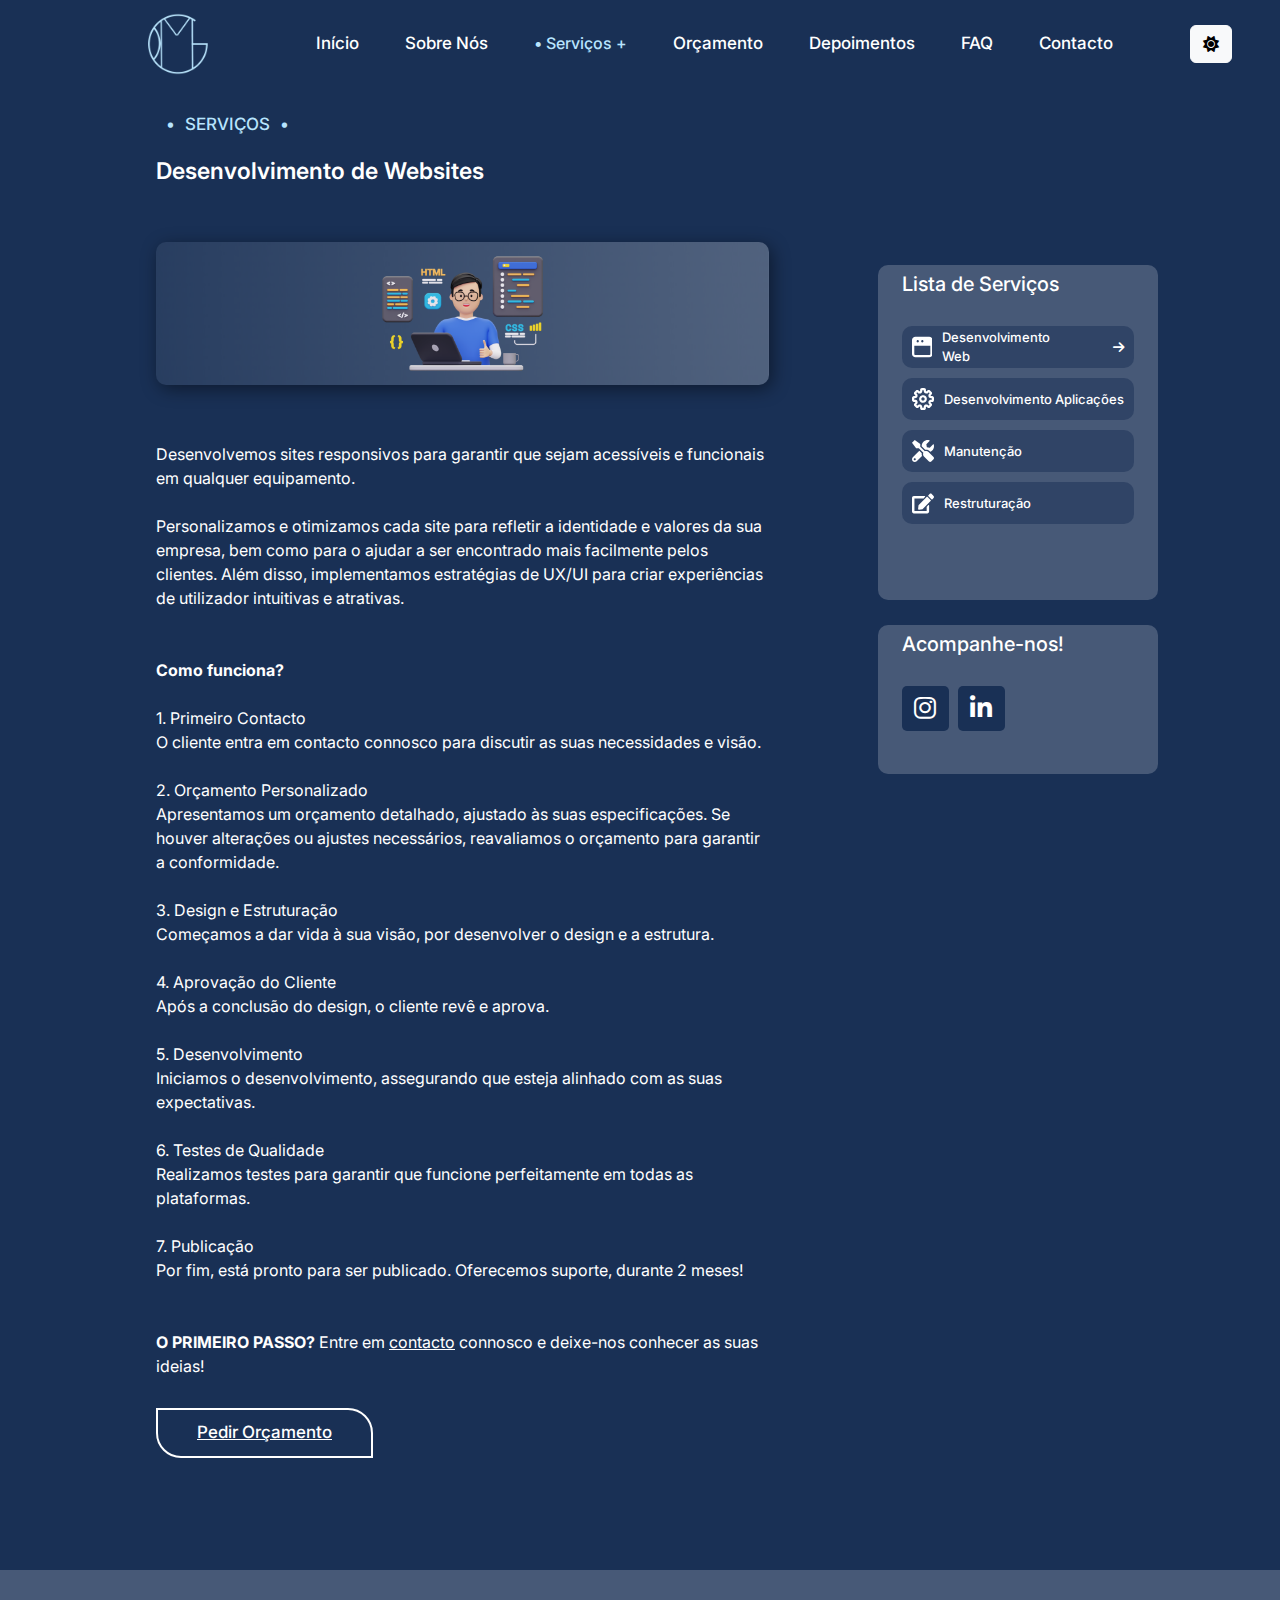
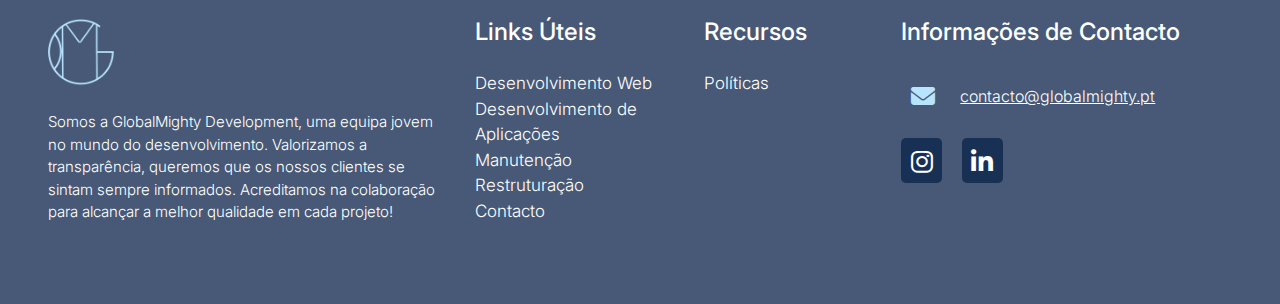
<file: servicos/desenvolvimento-web.html>
<!DOCTYPE html>
<html lang="pt-PT">

<head>
    <meta charset="UTF-8">
    <meta http-equiv="X-UA-Compatible" content="IE=edge">
    <meta name="viewport" content="width=device-width, initial-scale=1.0">
    <meta name="keywords"
        content="Desenvolvimento de Software, Aplicações Web, Soluções Digitais, Inovação Tecnológica, Experência do Utilizador, Transformação Digital, Consultoria em TI, Programação Personalizada, Eficiência Operacional, Segurança da Informação, Suporte Técnico, GlobalMighty Development, Web Design Responsivo">
    <meta name="description" content="Vem descobrir o nosso serviço de Desenvolvimento de Websites">
    <meta name="author" content="Guilherme Tavares, Mariana Gabriel">


    <link href="https://fonts.googleapis.com/css2?family=Inter:wght@100;300;400;500;600;700;800;900&display=swap"
        rel="stylesheet">

    <link rel="icon" href="../ASSETS/xIcon.png">
    <link href="../ASSETS/fontawesome-free-6.4.2-web/css/all.css" rel="stylesheet">
    <link rel="stylesheet" href="../CSS/bootstrap.min.css">
    <link rel="stylesheet" href="../CSS/darkMode.css">
    <link rel="stylesheet" href="../CSS/lightMode.css">
    <link rel="stylesheet" href="../CSS/styles.css">
    <title>GlobalMighty - Desenvolvimento Web</title>
</head>

<body class="dark" onload="setLastPage('DevApp')">
    <header>
        <nav class="navbar navbar-expand-lg navbar-dark bg-ghost fixed-top ps-5 pe-5">
            <div class="container-fluid">
                <a class="navbar-brand dark-Logo" href="../index.html">
                    <img id="logoDark" class="logo" src="../ASSETS/logoDark.png" alt="GlobalMighty">
                    <img id="logoLight" class="logo hidden" src="../ASSETS/logoLight.png" alt="GlobalMighty">
                </a>
                <button class="navbar-toggler collapsed d-flex d-lg-none flex-column justify-content-around"
                    type="button" data-bs-toggle="collapse" data-bs-target="#navbarSupportedContent"
                    aria-controls="navbarSupportedContent" aria-expanded="false" aria-label="Toggle navigation">
                    <span class="toggler-icon top-bar"></span>
                    <span class="toggler-icon middle-bar"></span>
                    <span class="toggler-icon bottom-bar"></span>
                </button>
                <div class="collapse navbar-collapse" id="navbarSupportedContent">
                    <ul class="navbar-nav ms-auto me-auto mb-2 mb-lg-0">
                        <li class="nav-item">
                            <a class="nav-link active" id="InicioNav" aria-current="page"
                                href="javascript:getPointSubPage('#Inicio')"><span class=""
                                    id="dotInicio">&#8226;</span>
                                Início</a>
                        </li>
                        <li class="nav-item">
                            <a class="nav-link active" id="SobreNosNav"
                                href="javascript:getPointSubPage('#SobreNos')"><span class="hidden"
                                    id="dotSobreNos">&#8226;</span> Sobre Nós</a>
                        </li>
                        <li class="nav-item dropdown">
                            <a class="nav-link active dropbtn" id="ServicosNav"
                                href="javascript:getPointSubPage('#Servicos')"><span class="hidden"
                                    id="dotServicos">&#8226;</span> Serviços +</a>
                            <div class="dropdown-content">
                                <a href="desenvolvimento-web.html">Desenvolvimento Web</a>
                                <a href="desenvolvimento-apps.html">Desenvolvimento de Aplicações</a>
                                <a href="manutencao.html">Manutenção</a>
                                <a id="dropdownItem4" href="restruturacao.html">Restruturação</a>
                            </div>
                        </li>
                        <li class="nav-item">
                            <a class="nav-link active" id="OrcamentoNav"
                                href="javascript:getPointSubPage('#Orcamento')"><span class="hidden"
                                    id="dotOrcamento">&#8226;</span> Orçamento</a>
                        </li>
                        <li class="nav-item">
                            <a class="nav-link active" id="DepoimentosNav"
                                href="javascript:getPointSubPage('#Depoimentos')"><span class="hidden"
                                    id="dotDepoimentos">&#8226;</span> Depoimentos</a>
                        </li>
                        <li class="nav-item">
                            <a class="nav-link active" id="FAQNav" href="javascript:getPointSubPage('#FAQ')"><span
                                    class="hidden" id="dotFAQ">&#8226;</span> FAQ</a>
                        </li>
                        <li class="nav-item">
                            <a class="nav-link active" id="ContactoNav"
                                href="javascript:getPointSubPage('#Contacto')"><span class="hidden"
                                    id="dotContacto">&#8226;</span> Contacto</a>
                        </li>
                    </ul>
                    <ul class="navbar-nav ms-auto mb-2 mb-lg-0">
                        <li class="nav-item">
                            <button class="btn btn-light tema" onclick="changeTema()">
                                <i class="fa-solid fa-sun"></i>
                            </button>
                        </li>
                    </ul>
                </div>
            </div>
        </nav>
    </header>

    <main>
        <article class="conteudo container-fluid">
            <section id="servico" class="servico">
                <div class="px-5 text-center text-md-start">
                    <div class="row ms-lg-5">
                        <div class="col-12 col-lg-7 ms-lg-5 me-5 me-lg-5">
                            <div class="slogan">
                                <span class="dot">&#8226;</span>SERVIÇOS<span class="dot">&#8226;</span>
                            </div>
                            <div class="titulo">
                                <h1>Desenvolvimento de Websites</h1>
                            </div>
                            <div class="foto">
                                <img src="../ASSETS/webdev.png" alt="Web">
                            </div>
                            <div class="descricao">
                                <p>
                                    Desenvolvemos sites responsivos para garantir que sejam acessíveis e funcionais em
                                    qualquer equipamento.
                                    <br>
                                    <br>
                                    Personalizamos e otimizamos cada site para refletir a identidade e valores da
                                    sua empresa, bem como para o ajudar a ser encontrado mais facilmente pelos clientes.
                                    Além disso, implementamos estratégias de UX/UI
                                    para criar experiências de utilizador intuitivas e atrativas.
                                    <br>
                                    <br>
                                    <br>
                                    <strong>Como funciona?</strong>
                                    <br>
                                    <br>
                                    1. Primeiro Contacto
                                    <br>
                                    O cliente entra em contacto connosco para discutir as suas necessidades e visão.
                                    <br>
                                    <br>
                                    2. Orçamento Personalizado
                                    <br>
                                    Apresentamos um orçamento detalhado, ajustado às suas especificações.
                                    Se houver alterações ou ajustes necessários, reavaliamos o orçamento para garantir a
                                    conformidade.
                                    <br>
                                    <br>
                                    3. Design e Estruturação
                                    <br>
                                    Começamos a dar vida à sua visão, por desenvolver o design e a estrutura.
                                    <br>
                                    <br>
                                    4. Aprovação do Cliente
                                    <br>
                                    Após a conclusão do design, o cliente revê e aprova.
                                    <br>
                                    <br>
                                    5. Desenvolvimento
                                    <br>
                                    Iniciamos o desenvolvimento, assegurando que esteja alinhado com as suas
                                    expectativas.
                                    <br>
                                    <br>
                                    6. Testes de Qualidade
                                    <br>
                                    Realizamos testes para garantir que funcione perfeitamente em todas as plataformas.
                                    <br>
                                    <br>
                                    7. Publicação
                                    <br>
                                    Por fim, está pronto para ser publicado.
                                    Oferecemos suporte, durante 2 meses!
                                    <br>
                                    <br>
                                    <br>
                                    <strong>O PRIMEIRO PASSO?</strong> Entre em <a
                                        href="javascript:getPointSubPage('#Contacto')">contacto</a> connosco e deixe-nos
                                    conhecer as suas ideias!
                                </p>
                            </div>
                            <div class="pedirOrcamento">
                                <a href="javascript:getPointSubPage('#Orcamento')">Pedir Orçamento</a>
                            </div>
                        </div>
                        <aside class="px-3 sideContainers d-none d-lg-block col-lg-3">
                            <div class="sideContainer1 py-1 px-4">
                                <div class="titulo">Lista de Serviços</div>
                                <div id="DevWeb" class="item selected">
                                    <a href="desenvolvimento-web.html">
                                        <svg width="40" height="40" viewBox="0 0 40 40" fill="none"
                                            xmlns="http://www.w3.org/2000/svg">
                                            <path
                                                d="M33.3333 0H6.66667C4.89856 0 3.20286 0.702379 1.95262 1.95262C0.702379 3.20286 0 4.89856 0 6.66667V33.3333C0 35.1014 0.702379 36.7971 1.95262 38.0474C3.20286 39.2976 4.89856 40 6.66667 40H33.3333C35.1014 40 36.7971 39.2976 38.0474 38.0474C39.2976 36.7971 40 35.1014 40 33.3333V6.66667C40 4.89856 39.2976 3.20286 38.0474 1.95262C36.7971 0.702379 35.1014 0 33.3333 0ZM20 6.66667C20.4395 6.66667 20.8692 6.797 21.2346 7.04118C21.6 7.28536 21.8849 7.63242 22.0531 8.03848C22.2213 8.44454 22.2653 8.89135 22.1795 9.32242C22.0938 9.75349 21.8821 10.1495 21.5713 10.4602C21.2606 10.771 20.8646 10.9827 20.4335 11.0684C20.0025 11.1542 19.5557 11.1102 19.1496 10.942C18.7435 10.7738 18.3965 10.4889 18.1523 10.1235C17.9081 9.75805 17.7778 9.3284 17.7778 8.88889C17.7778 8.29952 18.0119 7.73429 18.4287 7.31754C18.8454 6.90079 19.4106 6.66667 20 6.66667ZM11.1111 6.66667C11.5506 6.66667 11.9803 6.797 12.3457 7.04118C12.7112 7.28536 12.996 7.63242 13.1642 8.03848C13.3324 8.44454 13.3764 8.89135 13.2906 9.32242C13.2049 9.75349 12.9932 10.1495 12.6825 10.4602C12.3717 10.771 11.9757 10.9827 11.5446 11.0684C11.1136 11.1542 10.6668 11.1102 10.2607 10.942C9.85465 10.7738 9.50758 10.4889 9.2634 10.1235C9.01922 9.75805 8.88889 9.3284 8.88889 8.88889C8.88889 8.29952 9.12302 7.73429 9.53976 7.31754C9.95651 6.90079 10.5217 6.66667 11.1111 6.66667ZM35.5556 33.3333C35.5556 33.9227 35.3214 34.4879 34.9047 34.9047C34.4879 35.3214 33.9227 35.5556 33.3333 35.5556H6.66667C6.0773 35.5556 5.51207 35.3214 5.09532 34.9047C4.67857 34.4879 4.44444 33.9227 4.44444 33.3333V17.7778H35.5556V33.3333Z" />
                                        </svg>
                                        Desenvolvimento Web <i id="arrowDevWeb" class="fa-solid fa-arrow-right"></i>
                                    </a>
                                </div>
                                <div id="DevApp" class="item">
                                    <a href="desenvolvimento-apps.html">
                                        <svg xmlns="http://www.w3.org/2000/svg" width="40" height="40"
                                            viewBox="0 0 40 40" fill="none">
                                            <path
                                                d="M21.88 40H18.1C17.2089 40 16.3542 39.646 15.7241 39.0159C15.094 38.3858 14.74 37.5311 14.74 36.64V34.46C14.7292 34.3316 14.6821 34.2088 14.6042 34.1062C14.5263 34.0035 14.4208 33.925 14.3 33.88C14.1776 33.8016 14.0353 33.7599 13.89 33.7599C13.7447 33.7599 13.6024 33.8016 13.48 33.88L12 35.48C11.6896 35.7926 11.3203 36.0407 10.9136 36.2101C10.5068 36.3794 10.0706 36.4666 9.63 36.4666C9.18941 36.4666 8.75318 36.3794 8.34643 36.2101C7.93968 36.0407 7.57045 35.7926 7.26 35.48L4.52 32.8C4.20284 32.4902 3.95095 32.1199 3.7792 31.7112C3.60745 31.3024 3.51931 30.8634 3.52 30.42C3.52128 29.513 3.88069 28.6433 4.52 28L6 26.52C6.07145 26.4098 6.10947 26.2813 6.10947 26.15C6.10947 26.0187 6.07145 25.8902 6 25.78C5.88 25.48 5.68 25.26 5.4 25.26H3.36C2.46704 25.2547 1.61245 24.8963 0.982898 24.263C0.353344 23.6297 -1.56324e-05 22.773 5.18689e-10 21.88V18.1C5.18689e-10 17.2089 0.353999 16.3542 0.984121 15.7241C1.61424 15.094 2.46887 14.74 3.36 14.74H5.54C5.66844 14.7292 5.79115 14.6821 5.89384 14.6042C5.99653 14.5263 6.07496 14.4208 6.12 14.3C6.1984 14.1776 6.24008 14.0353 6.24008 13.89C6.24008 13.7447 6.1984 13.6024 6.12 13.48L4.52 12C4.20737 11.6896 3.95925 11.3203 3.78993 10.9136C3.62061 10.5068 3.53344 10.0706 3.53344 9.63C3.53344 9.18941 3.62061 8.75318 3.78993 8.34643C3.95925 7.93968 4.20737 7.57045 4.52 7.26L7.2 4.52C7.50679 4.20434 7.87364 3.95325 8.27894 3.78151C8.68425 3.60977 9.11981 3.52086 9.56 3.52C10.0125 3.51801 10.4609 3.60532 10.8796 3.77692C11.2983 3.94851 11.679 4.20103 12 4.52L13.48 6C13.5902 6.07145 13.7187 6.10947 13.85 6.10947C13.9813 6.10947 14.1098 6.07145 14.22 6C14.52 5.88 14.74 5.68 14.74 5.4V3.36C14.7453 2.46704 15.1037 1.61245 15.737 0.982898C16.3703 0.353344 17.227 -1.56324e-05 18.12 5.18689e-10H22C22.8911 5.18688e-10 23.7458 0.353999 24.3759 0.984121C25.006 1.61424 25.36 2.46887 25.36 3.36V5.54C25.3708 5.66844 25.4179 5.79115 25.4958 5.89384C25.5737 5.99653 25.6792 6.07496 25.8 6.12C25.9224 6.1984 26.0647 6.24008 26.21 6.24008C26.3553 6.24008 26.4976 6.1984 26.62 6.12L28 4.52C28.3104 4.20737 28.6797 3.95925 29.0864 3.78993C29.4932 3.62061 29.9294 3.53344 30.37 3.53344C30.8106 3.53344 31.2468 3.62061 31.6536 3.78993C32.0603 3.95925 32.4296 4.20737 32.74 4.52L35.48 7.2C35.7963 7.51051 36.0476 7.88087 36.2192 8.28948C36.3909 8.69809 36.4796 9.13678 36.48 9.58C36.4896 10.0306 36.4058 10.4783 36.2336 10.8948C36.0615 11.3113 35.8049 11.6877 35.48 12L34 13.48C33.9285 13.5902 33.8905 13.7187 33.8905 13.85C33.8905 13.9813 33.9285 14.1098 34 14.22C34.12 14.52 34.32 14.74 34.6 14.74H36.78C37.6484 14.7812 38.4676 15.1553 39.0672 15.7848C39.6669 16.4143 40.001 17.2506 40 18.12V22C40 22.8911 39.646 23.7458 39.0159 24.3759C38.3858 25.006 37.5311 25.36 36.64 25.36H34.46C34.3316 25.3708 34.2088 25.4179 34.1062 25.4958C34.0035 25.5737 33.925 25.6792 33.88 25.8C33.8085 25.9102 33.7705 26.0387 33.7705 26.17C33.7705 26.3013 33.8085 26.4298 33.88 26.54L35.42 28.08C35.7326 28.3904 35.9807 28.7597 36.1501 29.1664C36.3194 29.5732 36.4066 30.0094 36.4066 30.45C36.4066 30.8906 36.3194 31.3268 36.1501 31.7336C35.9807 32.1403 35.7326 32.5095 35.42 32.82L32.8 35.48C32.4932 35.7957 32.1264 36.0467 31.7211 36.2185C31.3157 36.3902 30.8802 36.4791 30.44 36.48C29.5469 36.4683 28.6934 36.1097 28.06 35.48L26.52 34C26.4098 33.9285 26.2813 33.8905 26.15 33.8905C26.0187 33.8905 25.8902 33.9285 25.78 34C25.48 34.12 25.26 34.32 25.26 34.6V36.78C25.2188 37.6484 24.8447 38.4676 24.2152 39.0672C23.5857 39.6669 22.7494 40.001 21.88 40ZM18.74 36H21.26V34.46C21.2685 33.5377 21.5505 32.6387 22.0703 31.8768C22.5901 31.1149 23.3244 30.5243 24.18 30.18C25.0391 29.8045 25.9907 29.6933 26.9132 29.8607C27.8358 30.0281 28.6876 30.4665 29.36 31.12L30.44 32.2L32.2 30.44L31.12 29.34C30.4706 28.6778 30.0327 27.8375 29.8618 26.9259C29.6909 26.0143 29.7947 25.0725 30.16 24.22C30.5075 23.3681 31.0993 22.6381 31.861 22.122C32.6226 21.606 33.52 21.3269 34.44 21.32H36V18.74H34.46C33.5377 18.7315 32.6387 18.4495 31.8768 17.9297C31.1149 17.4098 30.5243 16.6756 30.18 15.82C29.8045 14.9609 29.6933 14.0093 29.8607 13.0868C30.0281 12.1642 30.4665 11.3124 31.12 10.64L32.2 9.56L30.44 7.8L29.34 8.88C28.6674 9.49433 27.8334 9.9037 26.936 10.0599C26.0386 10.2161 25.1152 10.1127 24.2747 9.76172C23.4341 9.41078 22.7113 8.82697 22.1914 8.07903C21.6715 7.3311 21.3761 6.45018 21.34 5.54V4H18.74V5.54C18.7315 6.46229 18.4495 7.36132 17.9297 8.12322C17.4098 8.88513 16.6756 9.47565 15.82 9.82C14.9609 10.1955 14.0093 10.3067 13.0868 10.1393C12.1642 9.97186 11.3124 9.53347 10.64 8.88L9.56 7.8L7.8 9.56L8.88 10.66C9.49433 11.3325 9.9037 12.1666 10.0599 13.064C10.2161 13.9614 10.1127 14.8848 9.76172 15.7253C9.41078 16.5659 8.82697 17.2887 8.07903 17.8086C7.3311 18.3285 6.45018 18.6239 5.54 18.66H4V21.18H5.54C6.46229 21.1885 7.36132 21.4705 8.12322 21.9903C8.88513 22.5101 9.47565 23.2444 9.82 24.1C10.1955 24.9591 10.3067 25.9107 10.1393 26.8332C9.97186 27.7558 9.53347 28.6076 8.88 29.28L7.8 30.36L9.56 32.12L10.66 31.04C11.3325 30.4257 12.1666 30.0163 13.064 29.8601C13.9614 29.7039 14.8848 29.8073 15.7253 30.1583C16.5659 30.5092 17.2887 31.093 17.8086 31.841C18.3285 32.5889 18.6239 33.4698 18.66 34.38L18.74 36Z" />
                                            <path
                                                d="M20 27C18.6155 27 17.2622 26.5895 16.111 25.8203C14.9599 25.0511 14.0627 23.9579 13.5328 22.6788C13.003 21.3997 12.8644 19.9922 13.1345 18.6344C13.4046 17.2765 14.0713 16.0292 15.0503 15.0503C16.0292 14.0713 17.2765 13.4046 18.6344 13.1345C19.9922 12.8644 21.3997 13.003 22.6788 13.5328C23.9579 14.0627 25.0511 14.9599 25.8203 16.111C26.5895 17.2622 27 18.6155 27 20C27 21.8565 26.2625 23.637 24.9497 24.9497C23.637 26.2625 21.8565 27 20 27ZM20 17C19.4067 17 18.8266 17.1759 18.3333 17.5056C17.8399 17.8352 17.4554 18.3038 17.2284 18.852C17.0013 19.4001 16.9419 20.0033 17.0576 20.5853C17.1734 21.1672 17.4591 21.7018 17.8787 22.1213C18.2982 22.5409 18.8328 22.8266 19.4147 22.9424C19.9967 23.0581 20.5999 22.9987 21.1481 22.7716C21.6962 22.5446 22.1648 22.1601 22.4944 21.6667C22.8241 21.1734 23 20.5933 23 20C23 19.2044 22.6839 18.4413 22.1213 17.8787C21.5587 17.3161 20.7957 17 20 17Z" />
                                        </svg>
                                        Desenvolvimento Aplicações<i id="arrowDevApp"
                                            class="fa-solid fa-arrow-right hide"></i>
                                    </a>
                                </div>
                                <div id="Manutencao" class="item">
                                    <a href="manutencao.html"><svg xmlns="http://www.w3.org/2000/svg" width="40"
                                            height="40" viewBox="0 0 40 40" fill="none">
                                            <path
                                                d="M39.1502 30.911L30.0022 21.7635C28.1976 19.959 25.5025 19.6075 23.3307 20.6777L15.0031 12.3504V7.49927L5.00363 0L0.00390597 4.99951L7.50349 14.9985H12.3548L20.6824 23.3258C19.62 25.4975 19.9637 28.1926 21.7683 29.9971L30.9162 39.1446C32.0568 40.2851 33.9005 40.2851 35.0332 39.1446L39.1502 35.0278C40.2829 33.8873 40.2829 32.0437 39.1502 30.911ZM25.9165 17.5764C28.1273 17.5764 30.2053 18.4357 31.7678 19.998L33.2833 21.5135C34.5176 20.9745 35.6894 20.2246 36.705 19.2091C39.6033 16.3109 40.5876 12.2332 39.6658 8.53042C39.4939 7.82736 38.6111 7.5852 38.0955 8.10077L32.2834 13.9127L26.979 13.03L26.0962 7.72581L31.9084 1.91388C32.424 1.3983 32.174 0.515575 31.4631 0.335905C27.7602 -0.578068 23.6823 0.40621 20.7918 3.29655C18.5654 5.5229 17.5186 8.46011 17.5732 11.3895L23.9869 17.8029C24.6197 17.6545 25.2759 17.5764 25.9165 17.5764ZM17.7998 23.982L13.3703 19.5528L1.46476 31.4657C-0.488254 33.4186 -0.488254 36.5824 1.46476 38.5353C3.41778 40.4882 6.58166 40.4882 8.53468 38.5353L18.1904 28.88C17.5967 27.3255 17.417 25.6303 17.7998 23.982ZM5.00363 36.8714C3.97244 36.8714 3.12873 36.0277 3.12873 34.9966C3.12873 33.9576 3.96462 33.1218 5.00363 33.1218C6.04263 33.1218 6.87852 33.9576 6.87852 34.9966C6.87852 36.0277 6.04263 36.8714 5.00363 36.8714Z" />
                                        </svg>
                                        Manutenção<i id="arrowManutencao" class="fa-solid fa-arrow-right hide"></i>
                                    </a>
                                </div>
                                <div id="Restruturacao" class="item">
                                    <a href="restruturacao.html"><svg xmlns="http://www.w3.org/2000/svg" width="41"
                                            height="37" viewBox="0 0 41 37" fill="none">
                                            <path
                                                d="M28.6573 6.00645L35.0778 12.5261C35.3483 12.8007 35.3483 13.2489 35.0778 13.5235L19.5319 29.3094L12.9264 30.0539C12.0437 30.1551 11.2964 29.3962 11.396 28.4999L12.1292 21.7923L27.675 6.00645C27.9455 5.73178 28.3868 5.73178 28.6573 6.00645ZM40.1885 4.35124L36.7149 0.823989C35.633 -0.274663 33.8748 -0.274663 32.7858 0.823989L30.266 3.38269C29.9955 3.65736 29.9955 4.10549 30.266 4.38015L36.6865 10.8998C36.9569 11.1744 37.3983 11.1744 37.6688 10.8998L40.1885 8.34108C41.2705 7.2352 41.2705 5.44989 40.1885 4.35124ZM27.3333 25.016V32.3741H4.55556V9.24458H20.9128C21.1406 9.24458 21.3542 9.15062 21.5179 8.9916L24.3651 6.10041C24.9061 5.55108 24.5217 4.61868 23.7601 4.61868H3.41667C1.53038 4.61868 0 6.17269 0 8.0881V33.5306C0 35.446 1.53038 37 3.41667 37H28.4722C30.3585 37 31.8889 35.446 31.8889 33.5306V22.1248C31.8889 21.3514 30.9707 20.9684 30.4297 21.5105L27.5825 24.4016C27.4259 24.5679 27.3333 24.7847 27.3333 25.016Z" />
                                        </svg>
                                        Restruturação<i id="arrowRestruturacao"
                                            class="fa-solid fa-arrow-right hide"></i>
                                    </a>
                                </div>
                            </div>
                            <div class="sideContainer2 py-1 px-4">
                                <div class="redesSociais">
                                    <div class="titulo">Acompanhe-nos!</div>
                                    <div class="redes">
                                        <div class="item instagram"><a href="https://www.instagram.com/globalmighty/"
                                                target="_blank"><i class="fa-brands fa-instagram"></i></a></div>
                                        <div class="item linkedin"><a
                                                href="https://www.linkedin.com/company/globalmighty-development"
                                                target="_blank"><i class="fa-brands fa-linkedin-in"></i></a></div>
                                    </div>
                                </div>
                            </div>
                        </aside>
                    </div>
                </div>
            </section>
        </article>
    </main>

    <footer class="p-5">
        <div class="row">
            <div class="col-12 col-xl-4 mb-3 marginEnd">
                <div class="logo">
                    <img id="logoDarkFooter" class="" src="../ASSETS/logoDark.png" alt="GlobalMighty">
                    <img id="logoLightFooter" class="hidden" src="../ASSETS/logoLight.png" alt="GlobalMighty">
                </div>
                <div class="descricao">
                    <p>
                        Somos a GlobalMighty Development, uma equipa jovem no mundo do desenvolvimento.
                        Valorizamos a transparência, queremos que os nossos clientes se sintam sempre informados.
                        Acreditamos na colaboração para alcançar a melhor qualidade em cada projeto!
                    </p>
                </div>
            </div>
            <div class="col-12 col-xl-2 mb-3 marginEnd">
                <div class="titulo">
                    <h2>Links Úteis</h2>
                </div>
                <div class="items">
                    <ul class="footerLinks">
                        <li class="link"><a href="../servicos/desenvolvimento-web.html">
                                Desenvolvimento Web</a>
                        </li>
                        <li class="link"><a href="../servicos/desenvolvimento-apps.html">
                                Desenvolvimento de Aplicações</a>
                        </li>
                        <li class="link"><a href="../servicos/manutencao.html">
                                Manutenção</a>
                        </li>
                        <li class="link"><a href="../servicos/restruturacao.html">
                                Restruturação</a>
                        </li>
                        <li class="link"><a href="javascript:getPointSubPage('#Contacto')">
                                Contacto</a>
                        </li>
                    </ul>
                </div>
            </div>
            <div class="col-12 col-xl-2 mb-3">
                <div class="titulo">
                    <h2>Recursos</h2>
                </div>
                <div class="items">
                    <ul class="footerLinks">
                        <li class="link"><a href="../politicas/politicas.html">
                                Políticas</a>
                        </li>
                    </ul>
                </div>
            </div>
            <div class="col-12 col-xl-3 mb-3">
                <div class="titulo">
                    <h2>Informações de Contacto</h2>
                </div>
                <div class="contactos">
                    <div class="row">
                        <div class="item row">
                            <div class="email">
                                <i class="icon fa-solid fa-envelope"></i>
                                <a href="mailto:contacto@globalmighty.pt" class="texto">contacto@globalmighty.pt</a>
                            </div>
                        </div>
                    </div>
                    <div class="redesSociais">
                        <div class="item instagram"><a href="https://www.instagram.com/globalmighty/" target="_blank"><i
                                    class="fa-brands fa-instagram"></i></a></div>
                        <div class="item linkedin"><a href="https://www.linkedin.com/company/globalmighty-development"
                                target="_blank"><i class="fa-brands fa-linkedin-in"></i></a></div>
                    </div>
                </div>
            </div>
        </div>
    </footer>

    <script src="../JS/bootstrap.bundle.min.js"></script>
    <script src="../JS/main.js"></script>
    <script src="../JS/tema.js"></script>
</body>


</html>
</file>
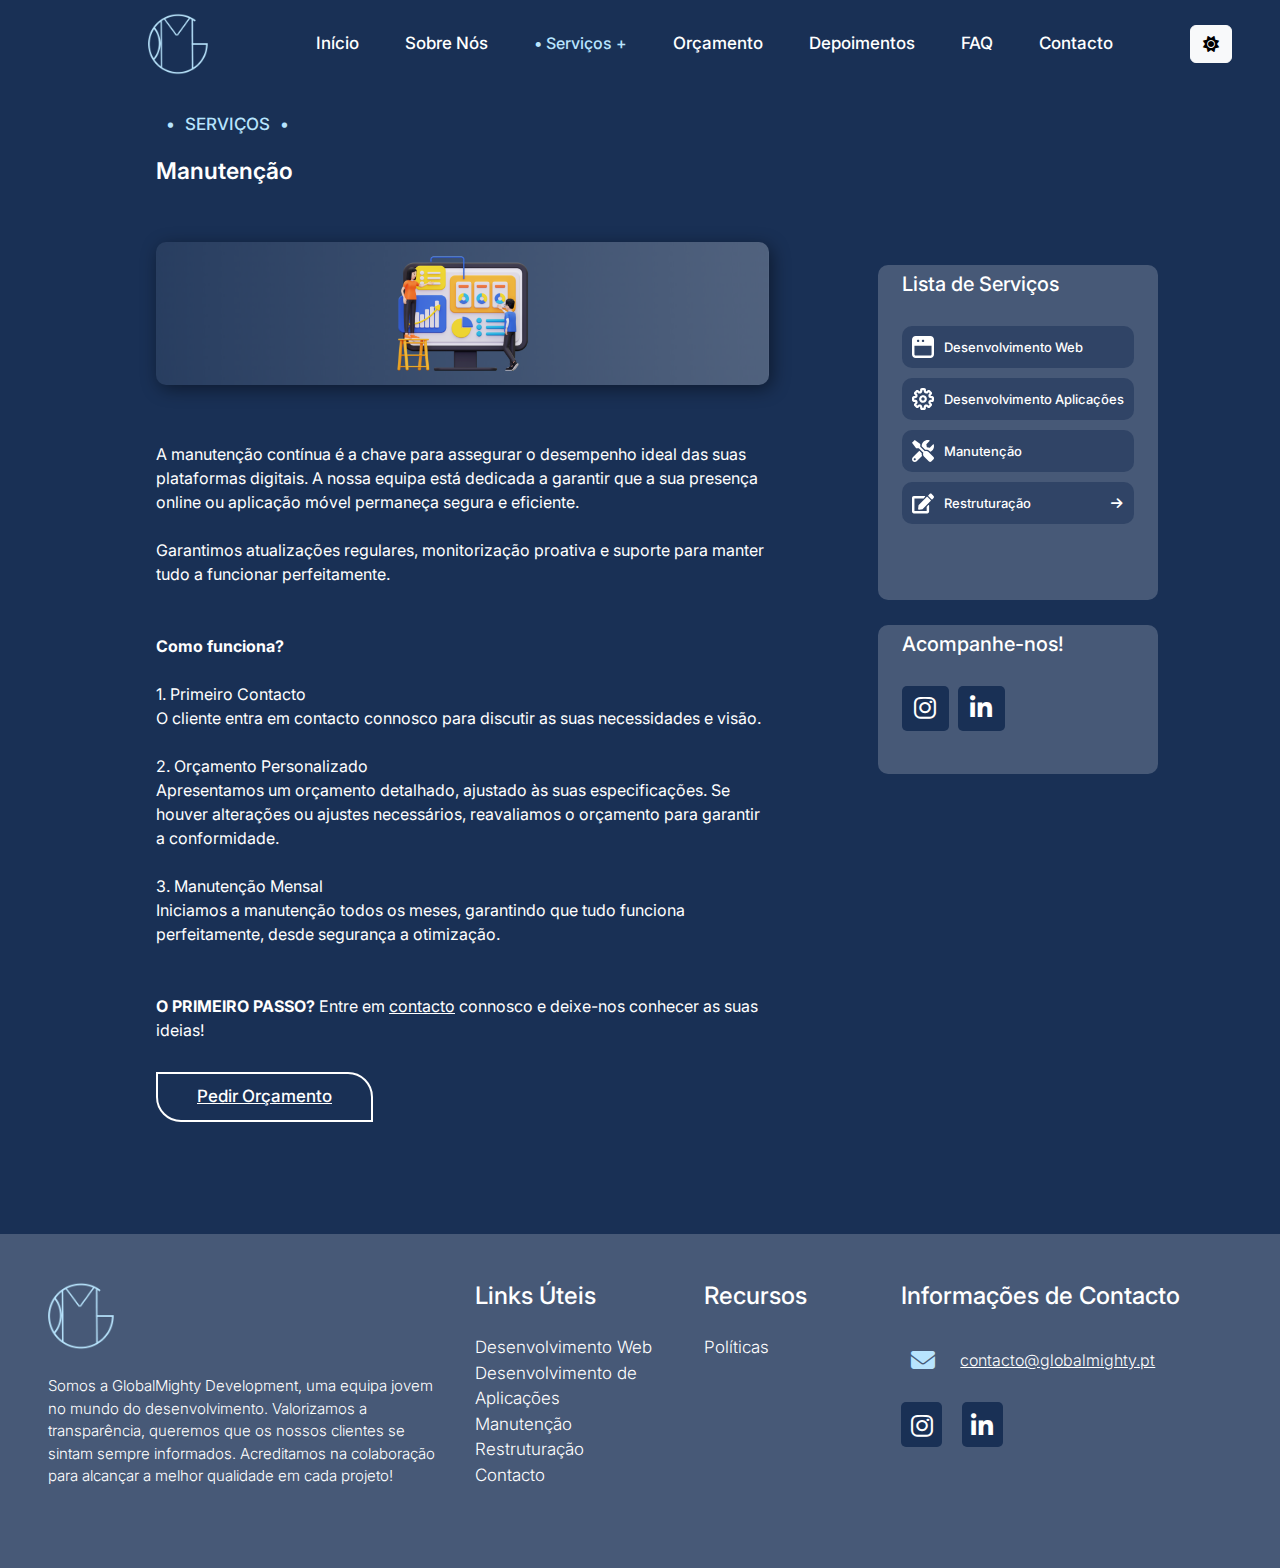
<file: servicos/manutencao.html>
<!DOCTYPE html>
<html lang="pt-PT">

<head>
    <meta charset="UTF-8">
    <meta http-equiv="X-UA-Compatible" content="IE=edge">
    <meta name="viewport" content="width=device-width, initial-scale=1.0">
    <meta name="keywords"
        content="Manutencao, Aplicações Web, Aplicações Móveis, Manutenção de Sistemas, Soluções Digitais, Inovação Tecnológica, Experência do Utilizador, Transformação Digital, Consultoria em TI, Programação Personalizada, Eficiência Operacional, Segurança da Informação, Suporte Técnico, GlobalMighty Development, Web Design Responsivo">
    <meta name="description" content="Vem descobrir os nossos de manutenção!">
    <meta name="author" content="Guilherme Tavares, Mariana Gabriel">

    <link href="https://fonts.googleapis.com/css2?family=Inter:wght@100;300;400;500;600;700;800;900&display=swap"
        rel="stylesheet">

    <link rel="icon" href="../ASSETS/xIcon.png">
    <link href="../ASSETS/fontawesome-free-6.4.2-web/css/all.css" rel="stylesheet">
    <link rel="stylesheet" href="../CSS/bootstrap.min.css">
    <link rel="stylesheet" href="../CSS/darkMode.css">
    <link rel="stylesheet" href="../CSS/lightMode.css">
    <link rel="stylesheet" href="../CSS/styles.css">
    <title>GlobalMighty - Manutenção</title>
</head>

<body class="dark" onload="setLastPage('Manutencao')">
    <header>
        <nav class="navbar navbar-expand-lg navbar-dark bg-ghost fixed-top ps-5 pe-5">
            <div class="container-fluid">
                <a class="navbar-brand dark-Logo" href="javascript:getPointSubPage('#Inicio')">
                    <img id="logoDark" class="logo" src="../ASSETS/logoDark.png" alt="GlobalMighty">
                    <img id="logoLight" class="logo hidden" src="../ASSETS/logoLight.png" alt="GlobalMighty">
                </a>
                <button class="navbar-toggler collapsed d-flex d-lg-none flex-column justify-content-around"
                    type="button" data-bs-toggle="collapse" data-bs-target="#navbarSupportedContent"
                    aria-controls="navbarSupportedContent" aria-expanded="false" aria-label="Toggle navigation">
                    <span class="toggler-icon top-bar"></span>
                    <span class="toggler-icon middle-bar"></span>
                    <span class="toggler-icon bottom-bar"></span>
                </button>
                <div class="collapse navbar-collapse" id="navbarSupportedContent">
                    <ul class="navbar-nav ms-auto me-auto mb-2 mb-lg-0">
                        <li class="nav-item">
                            <a class="nav-link active" id="InicioNav" aria-current="page"
                                href="javascript:getPointSubPage('#Inicio')"><span class=""
                                    id="dotInicio">&#8226;</span>
                                Início</a>
                        </li>
                        <li class="nav-item">
                            <a class="nav-link active" id="SobreNosNav"
                                href="javascript:getPointSubPage('#SobreNos')"><span class="hidden"
                                    id="dotSobreNos">&#8226;</span> Sobre Nós</a>
                        </li>
                        <li class="nav-item dropdown">
                            <a class="nav-link active dropbtn" id="ServicosNav"
                                href="javascript:getPointSubPage('#Servicos')"><span class="hidden"
                                    id="dotServicos">&#8226;</span> Serviços +</a>
                            <div class="dropdown-content">
                                <a href="desenvolvimento-web.html">Desenvolvimento Web</a>
                                <a href="desenvolvimento-apps.html">Desenvolvimento de Aplicações</a>
                                <a href="manutencao.html">Manutenção</a>
                                <a id="dropdownItem4" href="restruturacao.html">Restruturação</a>
                            </div>
                        </li>
                        <li class="nav-item">
                            <a class="nav-link active" id="OrcamentoNav"
                                href="javascript:getPointSubPage('#Orcamento')"><span class="hidden"
                                    id="dotOrcamento">&#8226;</span> Orçamento</a>
                        </li>
                        <li class="nav-item">
                            <a class="nav-link active" id="DepoimentosNav"
                                href="javascript:getPointSubPage('#Depoimentos')"><span class="hidden"
                                    id="dotDepoimentos">&#8226;</span> Depoimentos</a>
                        </li>
                        <li class="nav-item">
                            <a class="nav-link active" id="FAQNav" href="javascript:getPointSubPage('#FAQ')"><span
                                    class="hidden" id="dotFAQ">&#8226;</span> FAQ</a>
                        </li>
                        <li class="nav-item">
                            <a class="nav-link active" id="ContactoNav"
                                href="javascript:getPointSubPage('#Contacto')"><span class="hidden"
                                    id="dotContacto">&#8226;</span> Contacto</a>
                        </li>
                    </ul>
                    <ul class="navbar-nav ms-auto mb-2 mb-lg-0">
                        <li class="nav-item">
                            <button class="btn btn-light tema" onclick="changeTema()">
                                <i class="fa-solid fa-sun"></i>
                            </button>
                        </li>
                    </ul>
                </div>
            </div>
        </nav>
    </header>

    <main>
        <article class="conteudo container-fluid">
            <section id="servico" class="servico">
                <div class="px-5 text-center text-md-start">
                    <div class="row ms-lg-5">
                        <div class="col-12 col-lg-7 ms-lg-5 me-5 me-lg-5">
                            <div class="slogan">
                                <span class="dot">&#8226;</span>SERVIÇOS<span class="dot">&#8226;</span>
                            </div>
                            <div class="titulo">
                                <h1>Manutenção</h1>
                            </div>
                            <div class="foto">
                                <img src="../ASSETS/manutencao.png" alt="Manutencao">
                            </div>
                            <div class="descricao">
                                <p>
                                    A manutenção contínua é a chave para assegurar o desempenho ideal das suas
                                    plataformas
                                    digitais. A nossa equipa está dedicada a garantir que a sua presença online ou
                                    aplicação
                                    móvel permaneça segura e eficiente.
                                    <br>
                                    <br>
                                    Garantimos atualizações regulares, monitorização proativa e suporte para manter
                                    tudo a funcionar perfeitamente.
                                    <br>
                                    <br>
                                    <br>
                                    <strong>Como funciona?</strong>
                                    <br>
                                    <br>
                                    1. Primeiro Contacto
                                    <br>
                                    O cliente entra em contacto connosco para discutir as suas necessidades e visão.
                                    <br>
                                    <br>
                                    2. Orçamento Personalizado
                                    <br>
                                    Apresentamos um orçamento detalhado, ajustado às suas especificações.
                                    Se houver alterações ou ajustes necessários, reavaliamos o orçamento para garantir a
                                    conformidade.
                                    <br>
                                    <br>
                                    3. Manutenção Mensal
                                    <br>
                                    Iniciamos a manutenção todos os meses, garantindo que tudo funciona perfeitamente,
                                    desde segurança a otimização.
                                    <br>
                                    <br>
                                    <br>
                                    <strong>O PRIMEIRO PASSO?</strong> Entre em <a
                                        href="javascript:getPointSubPage('#Contacto')">contacto</a> connosco e deixe-nos
                                    conhecer as suas ideias!
                                </p>
                            </div>
                            <div class="pedirOrcamento">
                                <a href="javascript:getPointSubPage('#Orcamento')">Pedir Orçamento</a>
                            </div>
                        </div>
                        <aside class="px-3 sideContainers d-none d-lg-block col-lg-3">
                            <div class="sideContainer1 py-1 px-4">
                                <div class="titulo">Lista de Serviços</div>
                                <div id="DevWeb" class="item">
                                    <a href="desenvolvimento-web.html">
                                        <svg width="40" height="40" viewBox="0 0 40 40" fill="none"
                                            xmlns="http://www.w3.org/2000/svg">
                                            <path
                                                d="M33.3333 0H6.66667C4.89856 0 3.20286 0.702379 1.95262 1.95262C0.702379 3.20286 0 4.89856 0 6.66667V33.3333C0 35.1014 0.702379 36.7971 1.95262 38.0474C3.20286 39.2976 4.89856 40 6.66667 40H33.3333C35.1014 40 36.7971 39.2976 38.0474 38.0474C39.2976 36.7971 40 35.1014 40 33.3333V6.66667C40 4.89856 39.2976 3.20286 38.0474 1.95262C36.7971 0.702379 35.1014 0 33.3333 0ZM20 6.66667C20.4395 6.66667 20.8692 6.797 21.2346 7.04118C21.6 7.28536 21.8849 7.63242 22.0531 8.03848C22.2213 8.44454 22.2653 8.89135 22.1795 9.32242C22.0938 9.75349 21.8821 10.1495 21.5713 10.4602C21.2606 10.771 20.8646 10.9827 20.4335 11.0684C20.0025 11.1542 19.5557 11.1102 19.1496 10.942C18.7435 10.7738 18.3965 10.4889 18.1523 10.1235C17.9081 9.75805 17.7778 9.3284 17.7778 8.88889C17.7778 8.29952 18.0119 7.73429 18.4287 7.31754C18.8454 6.90079 19.4106 6.66667 20 6.66667ZM11.1111 6.66667C11.5506 6.66667 11.9803 6.797 12.3457 7.04118C12.7112 7.28536 12.996 7.63242 13.1642 8.03848C13.3324 8.44454 13.3764 8.89135 13.2906 9.32242C13.2049 9.75349 12.9932 10.1495 12.6825 10.4602C12.3717 10.771 11.9757 10.9827 11.5446 11.0684C11.1136 11.1542 10.6668 11.1102 10.2607 10.942C9.85465 10.7738 9.50758 10.4889 9.2634 10.1235C9.01922 9.75805 8.88889 9.3284 8.88889 8.88889C8.88889 8.29952 9.12302 7.73429 9.53976 7.31754C9.95651 6.90079 10.5217 6.66667 11.1111 6.66667ZM35.5556 33.3333C35.5556 33.9227 35.3214 34.4879 34.9047 34.9047C34.4879 35.3214 33.9227 35.5556 33.3333 35.5556H6.66667C6.0773 35.5556 5.51207 35.3214 5.09532 34.9047C4.67857 34.4879 4.44444 33.9227 4.44444 33.3333V17.7778H35.5556V33.3333Z" />
                                        </svg>
                                        Desenvolvimento Web <i id="arrowDevWeb"
                                            class="fa-solid fa-arrow-right hide"></i>
                                    </a>
                                </div>
                                <div id="DevApp" class="item">
                                    <a href="desenvolvimento-apps.html">
                                        <svg xmlns="http://www.w3.org/2000/svg" width="40" height="40"
                                            viewBox="0 0 40 40" fill="none">
                                            <path
                                                d="M21.88 40H18.1C17.2089 40 16.3542 39.646 15.7241 39.0159C15.094 38.3858 14.74 37.5311 14.74 36.64V34.46C14.7292 34.3316 14.6821 34.2088 14.6042 34.1062C14.5263 34.0035 14.4208 33.925 14.3 33.88C14.1776 33.8016 14.0353 33.7599 13.89 33.7599C13.7447 33.7599 13.6024 33.8016 13.48 33.88L12 35.48C11.6896 35.7926 11.3203 36.0407 10.9136 36.2101C10.5068 36.3794 10.0706 36.4666 9.63 36.4666C9.18941 36.4666 8.75318 36.3794 8.34643 36.2101C7.93968 36.0407 7.57045 35.7926 7.26 35.48L4.52 32.8C4.20284 32.4902 3.95095 32.1199 3.7792 31.7112C3.60745 31.3024 3.51931 30.8634 3.52 30.42C3.52128 29.513 3.88069 28.6433 4.52 28L6 26.52C6.07145 26.4098 6.10947 26.2813 6.10947 26.15C6.10947 26.0187 6.07145 25.8902 6 25.78C5.88 25.48 5.68 25.26 5.4 25.26H3.36C2.46704 25.2547 1.61245 24.8963 0.982898 24.263C0.353344 23.6297 -1.56324e-05 22.773 5.18689e-10 21.88V18.1C5.18689e-10 17.2089 0.353999 16.3542 0.984121 15.7241C1.61424 15.094 2.46887 14.74 3.36 14.74H5.54C5.66844 14.7292 5.79115 14.6821 5.89384 14.6042C5.99653 14.5263 6.07496 14.4208 6.12 14.3C6.1984 14.1776 6.24008 14.0353 6.24008 13.89C6.24008 13.7447 6.1984 13.6024 6.12 13.48L4.52 12C4.20737 11.6896 3.95925 11.3203 3.78993 10.9136C3.62061 10.5068 3.53344 10.0706 3.53344 9.63C3.53344 9.18941 3.62061 8.75318 3.78993 8.34643C3.95925 7.93968 4.20737 7.57045 4.52 7.26L7.2 4.52C7.50679 4.20434 7.87364 3.95325 8.27894 3.78151C8.68425 3.60977 9.11981 3.52086 9.56 3.52C10.0125 3.51801 10.4609 3.60532 10.8796 3.77692C11.2983 3.94851 11.679 4.20103 12 4.52L13.48 6C13.5902 6.07145 13.7187 6.10947 13.85 6.10947C13.9813 6.10947 14.1098 6.07145 14.22 6C14.52 5.88 14.74 5.68 14.74 5.4V3.36C14.7453 2.46704 15.1037 1.61245 15.737 0.982898C16.3703 0.353344 17.227 -1.56324e-05 18.12 5.18689e-10H22C22.8911 5.18688e-10 23.7458 0.353999 24.3759 0.984121C25.006 1.61424 25.36 2.46887 25.36 3.36V5.54C25.3708 5.66844 25.4179 5.79115 25.4958 5.89384C25.5737 5.99653 25.6792 6.07496 25.8 6.12C25.9224 6.1984 26.0647 6.24008 26.21 6.24008C26.3553 6.24008 26.4976 6.1984 26.62 6.12L28 4.52C28.3104 4.20737 28.6797 3.95925 29.0864 3.78993C29.4932 3.62061 29.9294 3.53344 30.37 3.53344C30.8106 3.53344 31.2468 3.62061 31.6536 3.78993C32.0603 3.95925 32.4296 4.20737 32.74 4.52L35.48 7.2C35.7963 7.51051 36.0476 7.88087 36.2192 8.28948C36.3909 8.69809 36.4796 9.13678 36.48 9.58C36.4896 10.0306 36.4058 10.4783 36.2336 10.8948C36.0615 11.3113 35.8049 11.6877 35.48 12L34 13.48C33.9285 13.5902 33.8905 13.7187 33.8905 13.85C33.8905 13.9813 33.9285 14.1098 34 14.22C34.12 14.52 34.32 14.74 34.6 14.74H36.78C37.6484 14.7812 38.4676 15.1553 39.0672 15.7848C39.6669 16.4143 40.001 17.2506 40 18.12V22C40 22.8911 39.646 23.7458 39.0159 24.3759C38.3858 25.006 37.5311 25.36 36.64 25.36H34.46C34.3316 25.3708 34.2088 25.4179 34.1062 25.4958C34.0035 25.5737 33.925 25.6792 33.88 25.8C33.8085 25.9102 33.7705 26.0387 33.7705 26.17C33.7705 26.3013 33.8085 26.4298 33.88 26.54L35.42 28.08C35.7326 28.3904 35.9807 28.7597 36.1501 29.1664C36.3194 29.5732 36.4066 30.0094 36.4066 30.45C36.4066 30.8906 36.3194 31.3268 36.1501 31.7336C35.9807 32.1403 35.7326 32.5095 35.42 32.82L32.8 35.48C32.4932 35.7957 32.1264 36.0467 31.7211 36.2185C31.3157 36.3902 30.8802 36.4791 30.44 36.48C29.5469 36.4683 28.6934 36.1097 28.06 35.48L26.52 34C26.4098 33.9285 26.2813 33.8905 26.15 33.8905C26.0187 33.8905 25.8902 33.9285 25.78 34C25.48 34.12 25.26 34.32 25.26 34.6V36.78C25.2188 37.6484 24.8447 38.4676 24.2152 39.0672C23.5857 39.6669 22.7494 40.001 21.88 40ZM18.74 36H21.26V34.46C21.2685 33.5377 21.5505 32.6387 22.0703 31.8768C22.5901 31.1149 23.3244 30.5243 24.18 30.18C25.0391 29.8045 25.9907 29.6933 26.9132 29.8607C27.8358 30.0281 28.6876 30.4665 29.36 31.12L30.44 32.2L32.2 30.44L31.12 29.34C30.4706 28.6778 30.0327 27.8375 29.8618 26.9259C29.6909 26.0143 29.7947 25.0725 30.16 24.22C30.5075 23.3681 31.0993 22.6381 31.861 22.122C32.6226 21.606 33.52 21.3269 34.44 21.32H36V18.74H34.46C33.5377 18.7315 32.6387 18.4495 31.8768 17.9297C31.1149 17.4098 30.5243 16.6756 30.18 15.82C29.8045 14.9609 29.6933 14.0093 29.8607 13.0868C30.0281 12.1642 30.4665 11.3124 31.12 10.64L32.2 9.56L30.44 7.8L29.34 8.88C28.6674 9.49433 27.8334 9.9037 26.936 10.0599C26.0386 10.2161 25.1152 10.1127 24.2747 9.76172C23.4341 9.41078 22.7113 8.82697 22.1914 8.07903C21.6715 7.3311 21.3761 6.45018 21.34 5.54V4H18.74V5.54C18.7315 6.46229 18.4495 7.36132 17.9297 8.12322C17.4098 8.88513 16.6756 9.47565 15.82 9.82C14.9609 10.1955 14.0093 10.3067 13.0868 10.1393C12.1642 9.97186 11.3124 9.53347 10.64 8.88L9.56 7.8L7.8 9.56L8.88 10.66C9.49433 11.3325 9.9037 12.1666 10.0599 13.064C10.2161 13.9614 10.1127 14.8848 9.76172 15.7253C9.41078 16.5659 8.82697 17.2887 8.07903 17.8086C7.3311 18.3285 6.45018 18.6239 5.54 18.66H4V21.18H5.54C6.46229 21.1885 7.36132 21.4705 8.12322 21.9903C8.88513 22.5101 9.47565 23.2444 9.82 24.1C10.1955 24.9591 10.3067 25.9107 10.1393 26.8332C9.97186 27.7558 9.53347 28.6076 8.88 29.28L7.8 30.36L9.56 32.12L10.66 31.04C11.3325 30.4257 12.1666 30.0163 13.064 29.8601C13.9614 29.7039 14.8848 29.8073 15.7253 30.1583C16.5659 30.5092 17.2887 31.093 17.8086 31.841C18.3285 32.5889 18.6239 33.4698 18.66 34.38L18.74 36Z" />
                                            <path
                                                d="M20 27C18.6155 27 17.2622 26.5895 16.111 25.8203C14.9599 25.0511 14.0627 23.9579 13.5328 22.6788C13.003 21.3997 12.8644 19.9922 13.1345 18.6344C13.4046 17.2765 14.0713 16.0292 15.0503 15.0503C16.0292 14.0713 17.2765 13.4046 18.6344 13.1345C19.9922 12.8644 21.3997 13.003 22.6788 13.5328C23.9579 14.0627 25.0511 14.9599 25.8203 16.111C26.5895 17.2622 27 18.6155 27 20C27 21.8565 26.2625 23.637 24.9497 24.9497C23.637 26.2625 21.8565 27 20 27ZM20 17C19.4067 17 18.8266 17.1759 18.3333 17.5056C17.8399 17.8352 17.4554 18.3038 17.2284 18.852C17.0013 19.4001 16.9419 20.0033 17.0576 20.5853C17.1734 21.1672 17.4591 21.7018 17.8787 22.1213C18.2982 22.5409 18.8328 22.8266 19.4147 22.9424C19.9967 23.0581 20.5999 22.9987 21.1481 22.7716C21.6962 22.5446 22.1648 22.1601 22.4944 21.6667C22.8241 21.1734 23 20.5933 23 20C23 19.2044 22.6839 18.4413 22.1213 17.8787C21.5587 17.3161 20.7957 17 20 17Z" />
                                        </svg>
                                        Desenvolvimento Aplicações<i id="arrowDevApp"
                                            class="fa-solid fa-arrow-right hide"></i>
                                    </a>
                                </div>
                                <div id="Manutencao" class="item selected">
                                    <a href="manutencao.html"><svg xmlns="http://www.w3.org/2000/svg" width="40"
                                            height="40" viewBox="0 0 40 40" fill="none">
                                            <path
                                                d="M39.1502 30.911L30.0022 21.7635C28.1976 19.959 25.5025 19.6075 23.3307 20.6777L15.0031 12.3504V7.49927L5.00363 0L0.00390597 4.99951L7.50349 14.9985H12.3548L20.6824 23.3258C19.62 25.4975 19.9637 28.1926 21.7683 29.9971L30.9162 39.1446C32.0568 40.2851 33.9005 40.2851 35.0332 39.1446L39.1502 35.0278C40.2829 33.8873 40.2829 32.0437 39.1502 30.911ZM25.9165 17.5764C28.1273 17.5764 30.2053 18.4357 31.7678 19.998L33.2833 21.5135C34.5176 20.9745 35.6894 20.2246 36.705 19.2091C39.6033 16.3109 40.5876 12.2332 39.6658 8.53042C39.4939 7.82736 38.6111 7.5852 38.0955 8.10077L32.2834 13.9127L26.979 13.03L26.0962 7.72581L31.9084 1.91388C32.424 1.3983 32.174 0.515575 31.4631 0.335905C27.7602 -0.578068 23.6823 0.40621 20.7918 3.29655C18.5654 5.5229 17.5186 8.46011 17.5732 11.3895L23.9869 17.8029C24.6197 17.6545 25.2759 17.5764 25.9165 17.5764ZM17.7998 23.982L13.3703 19.5528L1.46476 31.4657C-0.488254 33.4186 -0.488254 36.5824 1.46476 38.5353C3.41778 40.4882 6.58166 40.4882 8.53468 38.5353L18.1904 28.88C17.5967 27.3255 17.417 25.6303 17.7998 23.982ZM5.00363 36.8714C3.97244 36.8714 3.12873 36.0277 3.12873 34.9966C3.12873 33.9576 3.96462 33.1218 5.00363 33.1218C6.04263 33.1218 6.87852 33.9576 6.87852 34.9966C6.87852 36.0277 6.04263 36.8714 5.00363 36.8714Z" />
                                        </svg>
                                        Manutenção<i id="arrowManutencao" class="fa-solid fa-arrow-right hide"></i>
                                    </a>
                                </div>
                                <div id="Restruturacao" class="item">
                                    <a href="restruturacao.html"><svg xmlns="http://www.w3.org/2000/svg" width="41"
                                            height="37" viewBox="0 0 41 37" fill="none">
                                            <path
                                                d="M28.6573 6.00645L35.0778 12.5261C35.3483 12.8007 35.3483 13.2489 35.0778 13.5235L19.5319 29.3094L12.9264 30.0539C12.0437 30.1551 11.2964 29.3962 11.396 28.4999L12.1292 21.7923L27.675 6.00645C27.9455 5.73178 28.3868 5.73178 28.6573 6.00645ZM40.1885 4.35124L36.7149 0.823989C35.633 -0.274663 33.8748 -0.274663 32.7858 0.823989L30.266 3.38269C29.9955 3.65736 29.9955 4.10549 30.266 4.38015L36.6865 10.8998C36.9569 11.1744 37.3983 11.1744 37.6688 10.8998L40.1885 8.34108C41.2705 7.2352 41.2705 5.44989 40.1885 4.35124ZM27.3333 25.016V32.3741H4.55556V9.24458H20.9128C21.1406 9.24458 21.3542 9.15062 21.5179 8.9916L24.3651 6.10041C24.9061 5.55108 24.5217 4.61868 23.7601 4.61868H3.41667C1.53038 4.61868 0 6.17269 0 8.0881V33.5306C0 35.446 1.53038 37 3.41667 37H28.4722C30.3585 37 31.8889 35.446 31.8889 33.5306V22.1248C31.8889 21.3514 30.9707 20.9684 30.4297 21.5105L27.5825 24.4016C27.4259 24.5679 27.3333 24.7847 27.3333 25.016Z" />
                                        </svg>
                                        Restruturação<i id="arrowRestruturacao" class="fa-solid fa-arrow-right"></i>
                                    </a>
                                </div>
                            </div>
                            <div class="sideContainer2 py-1 px-4">
                                <div class="redesSociais">
                                    <div class="titulo">Acompanhe-nos!</div>
                                    <div class="redes">
                                        <div class="item instagram"><a href="https://www.instagram.com/globalmighty/"
                                                target="_blank"><i class="fa-brands fa-instagram"></i></a></div>
                                        <div class="item linkedin"><a
                                                href="https://www.linkedin.com/company/globalmighty-development"
                                                target="_blank"><i class="fa-brands fa-linkedin-in"></i></a></div>
                                    </div>
                                </div>
                            </div>
                        </aside>
                    </div>
                </div>
            </section>
        </article>
    </main>

    <footer class="p-5">
        <div class="row">
            <div class="col-12 col-xl-4 mb-3 marginEnd">
                <div class="logo">
                    <img id="logoDarkFooter" class="" src="../ASSETS/logoDark.png" alt="GlobalMighty">
                    <img id="logoLightFooter" class="hidden" src="../ASSETS/logoLight.png" alt="GlobalMighty">
                </div>
                <div class="descricao">
                    <p>
                        Somos a GlobalMighty Development, uma equipa jovem no mundo do desenvolvimento.
                        Valorizamos a transparência, queremos que os nossos clientes se sintam sempre informados.
                        Acreditamos na colaboração para alcançar a melhor qualidade em cada projeto!
                    </p>
                </div>
            </div>
            <div class="col-12 col-xl-2 mb-3 marginEnd">
                <div class="titulo">
                    <h2>Links Úteis</h2>
                </div>
                <div class="items">
                    <ul class="footerLinks">
                        <li class="link"><a href="../servicos/desenvolvimento-web.html">
                                Desenvolvimento Web</a>
                        </li>
                        <li class="link"><a href="../servicos/desenvolvimento-apps.html">
                                Desenvolvimento de Aplicações</a>
                        </li>
                        <li class="link"><a href="../servicos/manutencao.html">
                                Manutenção</a>
                        </li>
                        <li class="link"><a href="../servicos/restruturacao.html">
                                Restruturação</a>
                        </li>
                        <li class="link"><a href="javascript:getPointSubPage('#Contacto')">
                                Contacto</a>
                        </li>
                    </ul>
                </div>
            </div>
            <div class="col-12 col-xl-2 mb-3">
                <div class="titulo">
                    <h2>Recursos</h2>
                </div>
                <div class="items">
                    <ul class="footerLinks">
                        <li class="link"><a href="../politicas/politicas.html">
                                Políticas</a>
                        </li>
                    </ul>
                </div>
            </div>
            <div class="col-12 col-xl-3 mb-3">
                <div class="titulo">
                    <h2>Informações de Contacto</h2>
                </div>
                <div class="contactos">
                    <div class="row">
                        <div class="item row">
                            <div class="email">
                                <i class="icon fa-solid fa-envelope"></i>
                                <a href="mailto:contacto@globalmighty.pt" class="texto">contacto@globalmighty.pt</a>
                            </div>
                        </div>
                    </div>
                    <div class="redesSociais">
                        <div class="item instagram"><a href="https://www.instagram.com/globalmighty/" target="_blank"><i
                                    class="fa-brands fa-instagram"></i></a></div>
                        <div class="item linkedin"><a href="https://www.linkedin.com/company/globalmighty-development"
                                target="_blank"><i class="fa-brands fa-linkedin-in"></i></a></div>
                    </div>
                </div>
            </div>
        </div>
    </footer>

    <script src="../JS/bootstrap.bundle.min.js"></script>
    <script src="../JS/main.js"></script>
    <script src="../JS/tema.js"></script>
</body>


</html>
</file>
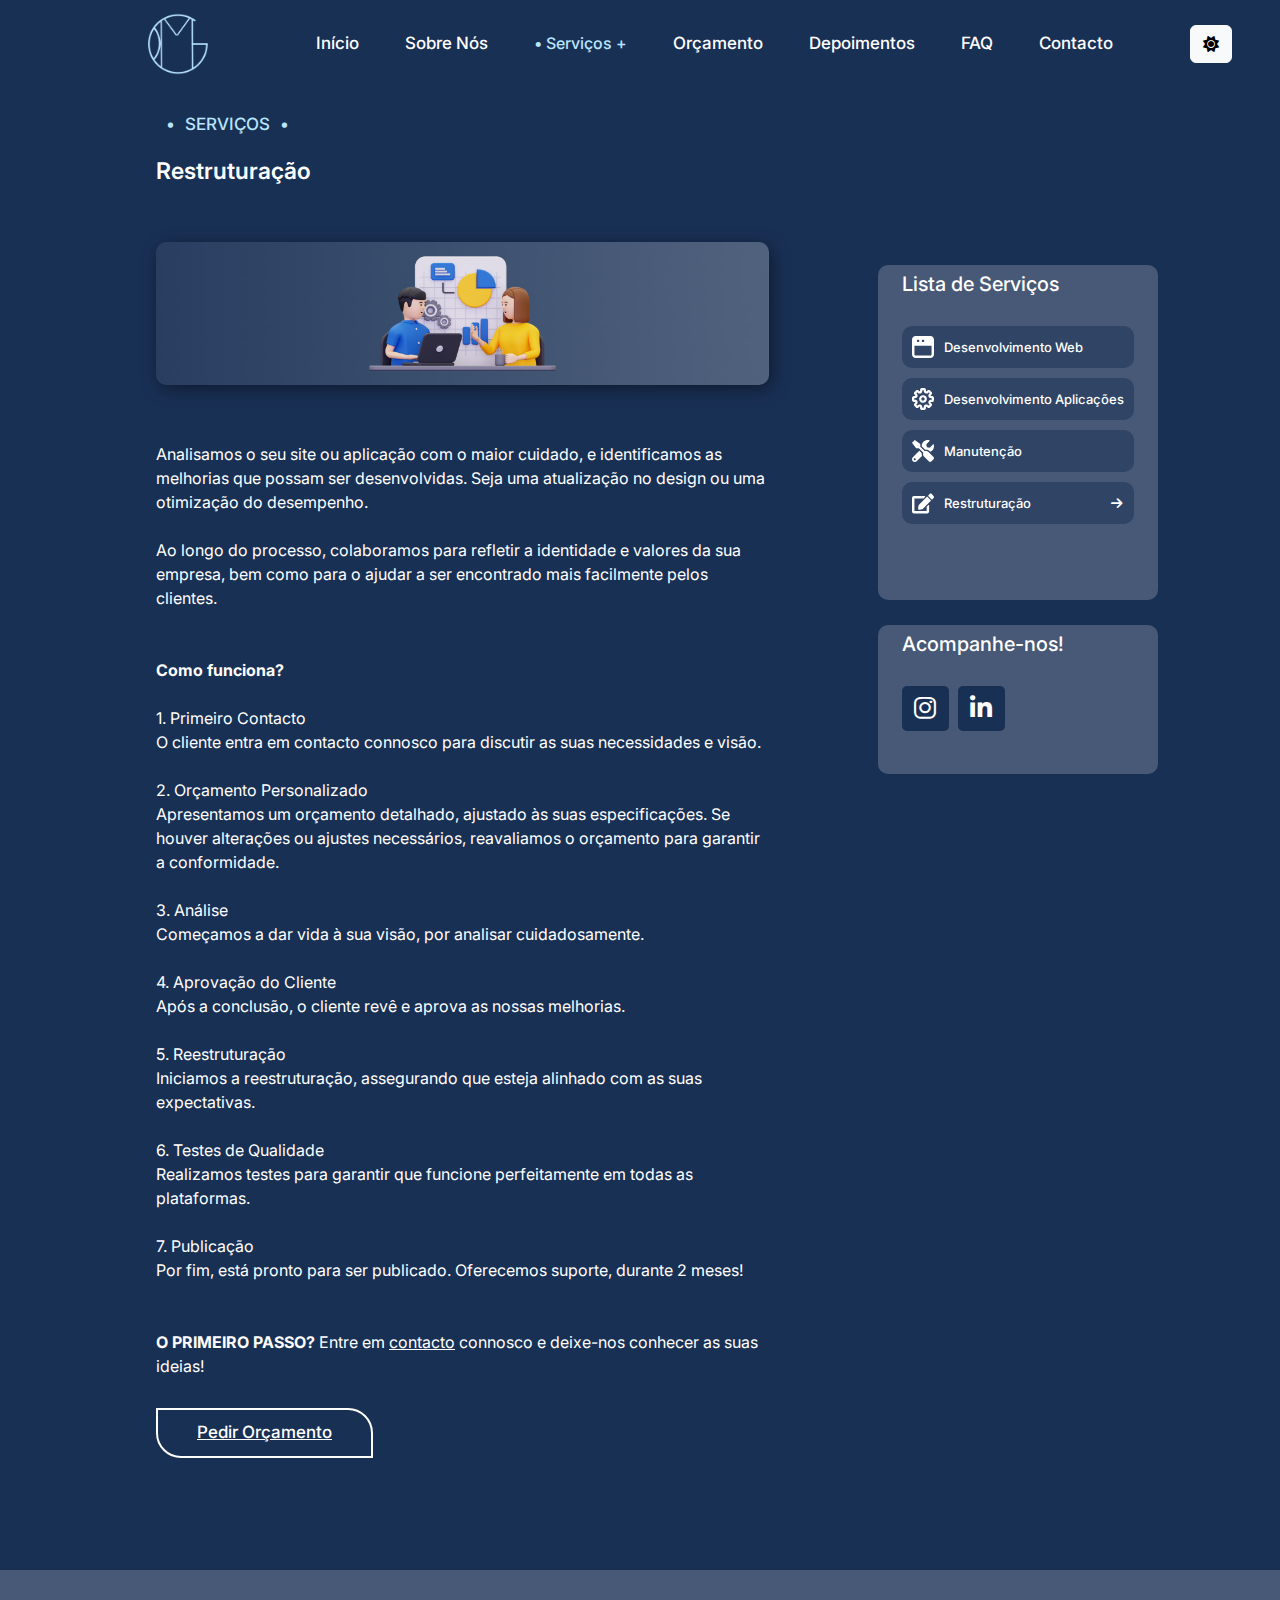
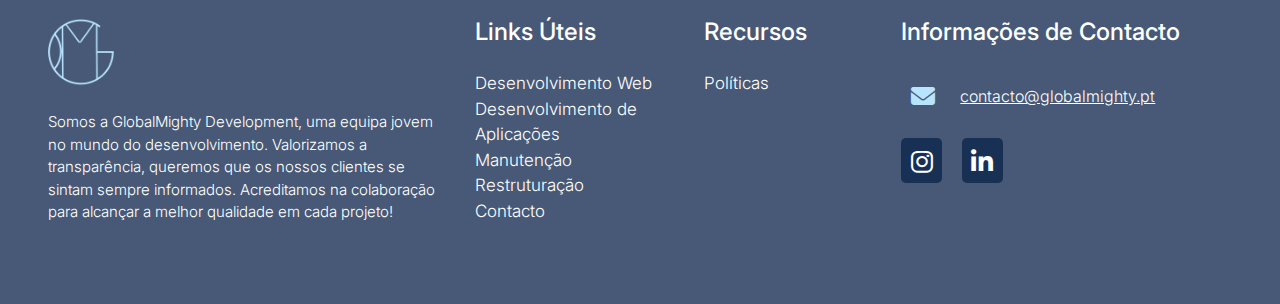
<file: servicos/restruturacao.html>
<!DOCTYPE html>
<html lang="pt-PT">

<head>
    <meta charset="UTF-8">
    <meta http-equiv="X-UA-Compatible" content="IE=edge">
    <meta name="viewport" content="width=device-width, initial-scale=1.0">
    <meta name="keywords"
        content="Restruturação, Desenvolvimento de Software, Aplicações Web, Aplicações Móveis, Manutenção de Sistemas, Soluções Digitais, Inovação Tecnológica, Experência do Utilizador, Transformação Digital, Consultoria em TI, Programação Personalizada, Eficiência Operacional, Segurança da Informação, Suporte Técnico, GlobalMighty Development, Web Design Responsivo">
    <meta name="description" content="Já tem um serviço digital e queres restruturar? Vem conhecer os nossos serviços!">
    <meta name="author" content="Guilherme Tavares, Mariana Gabriel">

    <link href="https://fonts.googleapis.com/css2?family=Inter:wght@100;300;400;500;600;700;800;900&display=swap"
        rel="stylesheet">

    <link rel="icon" href="../ASSETS/xIcon.png">
    <link href="../ASSETS/fontawesome-free-6.4.2-web/css/all.css" rel="stylesheet">
    <link rel="stylesheet" href="../CSS/bootstrap.min.css">
    <link rel="stylesheet" href="../CSS/darkMode.css">
    <link rel="stylesheet" href="../CSS/lightMode.css">
    <link rel="stylesheet" href="../CSS/styles.css">
    <title>GlobalMighty - Restruturação</title>
</head>

<body class="dark" onload="setLastPage('Restruturacao')">
    <header>
        <nav class="navbar navbar-expand-lg navbar-dark bg-ghost fixed-top ps-5 pe-5">
            <div class="container-fluid">
                <a class="navbar-brand dark-Logo" href="javascript:getPointSubPage('#Inicio')">
                    <img id="logoDark" class="logo" src="../ASSETS/logoDark.png" alt="GlobalMighty">
                    <img id="logoLight" class="logo hidden" src="../ASSETS/logoLight.png" alt="GlobalMighty">
                </a>
                <button class="navbar-toggler collapsed d-flex d-lg-none flex-column justify-content-around"
                    type="button" data-bs-toggle="collapse" data-bs-target="#navbarSupportedContent"
                    aria-controls="navbarSupportedContent" aria-expanded="false" aria-label="Toggle navigation">
                    <span class="toggler-icon top-bar"></span>
                    <span class="toggler-icon middle-bar"></span>
                    <span class="toggler-icon bottom-bar"></span>
                </button>
                <div class="collapse navbar-collapse" id="navbarSupportedContent">
                    <ul class="navbar-nav ms-auto me-auto mb-2 mb-lg-0">
                        <li class="nav-item">
                            <a class="nav-link active" id="InicioNav" aria-current="page"
                                href="javascript:getPointSubPage('#Inicio')"><span class=""
                                    id="dotInicio">&#8226;</span>
                                Início</a>
                        </li>
                        <li class="nav-item">
                            <a class="nav-link active" id="SobreNosNav"
                                href="javascript:getPointSubPage('#SobreNos')"><span class="hidden"
                                    id="dotSobreNos">&#8226;</span> Sobre Nós</a>
                        </li>
                        <li class="nav-item dropdown">
                            <a class="nav-link active dropbtn" id="ServicosNav"
                                href="javascript:getPointSubPage('#Servicos')"><span class="hidden"
                                    id="dotServicos">&#8226;</span> Serviços +</a>
                            <div class="dropdown-content">
                                <a href="desenvolvimento-web.html">Desenvolvimento Web</a>
                                <a href="desenvolvimento-apps.html">Desenvolvimento de Aplicações</a>
                                <a href="manutencao.html">Manutenção</a>
                                <a id="dropdownItem4" href="restruturacao.html">Restruturação</a>
                            </div>
                        </li>
                        <li class="nav-item">
                            <a class="nav-link active" id="OrcamentoNav"
                                href="javascript:getPointSubPage('#Orcamento')"><span class="hidden"
                                    id="dotOrcamento">&#8226;</span> Orçamento</a>
                        </li>
                        <li class="nav-item">
                            <a class="nav-link active" id="DepoimentosNav"
                                href="javascript:getPointSubPage('#Depoimentos')"><span class="hidden"
                                    id="dotDepoimentos">&#8226;</span> Depoimentos</a>
                        </li>
                        <li class="nav-item">
                            <a class="nav-link active" id="FAQNav" href="javascript:getPointSubPage('#FAQ')"><span
                                    class="hidden" id="dotFAQ">&#8226;</span> FAQ</a>
                        </li>
                        <li class="nav-item">
                            <a class="nav-link active" id="ContactoNav"
                                href="javascript:getPointSubPage('#Contacto')"><span class="hidden"
                                    id="dotContacto">&#8226;</span> Contacto</a>
                        </li>
                    </ul>
                    <ul class="navbar-nav ms-auto mb-2 mb-lg-0">
                        <li class="nav-item">
                            <button class="btn btn-light tema" onclick="changeTema()">
                                <i class="fa-solid fa-sun"></i>
                            </button>
                        </li>
                    </ul>
                </div>
            </div>
        </nav>
    </header>

    <main>
        <article class="conteudo container-fluid">
            <section id="servico" class="servico">
                <div class="px-5 text-center text-md-start">
                    <div class="row ms-lg-5">
                        <div class="col-12 col-lg-7 ms-lg-5 me-5 me-lg-5">
                            <div class="slogan">
                                <span class="dot">&#8226;</span>SERVIÇOS<span class="dot">&#8226;</span>
                            </div>
                            <div class="titulo">
                                <h1>Restruturação</h1>
                            </div>
                            <div class="foto">
                                <img src="../ASSETS/restruturacao.png" alt="Restruturação">
                            </div>
                            <div class="descricao">
                                <p>
                                    Analisamos o seu site ou aplicação com o maior cuidado, e identificamos as melhorias
                                    que possam ser desenvolvidas. Seja uma atualização no design ou uma otimização do
                                    desempenho.
                                    <br>
                                    <br>
                                    Ao longo do processo, colaboramos para refletir a identidade e valores da
                                    sua empresa, bem como para o ajudar a ser encontrado mais facilmente pelos clientes.
                                    <br>
                                    <br>
                                    <br>
                                    <strong>Como funciona?</strong>
                                    <br>
                                    <br>
                                    1. Primeiro Contacto
                                    <br>
                                    O cliente entra em contacto connosco para discutir as suas necessidades e visão.
                                    <br>
                                    <br>
                                    2. Orçamento Personalizado
                                    <br>
                                    Apresentamos um orçamento detalhado, ajustado às suas especificações.
                                    Se houver alterações ou ajustes necessários, reavaliamos o orçamento para garantir a
                                    conformidade.
                                    <br>
                                    <br>
                                    3. Análise
                                    <br>
                                    Começamos a dar vida à sua visão, por analisar cuidadosamente.
                                    <br>
                                    <br>
                                    4. Aprovação do Cliente
                                    <br>
                                    Após a conclusão, o cliente revê e aprova as nossas melhorias.
                                    <br>
                                    <br>
                                    5. Reestruturação
                                    <br>
                                    Iniciamos a reestruturação, assegurando que esteja alinhado com as suas
                                    expectativas.
                                    <br>
                                    <br>
                                    6. Testes de Qualidade
                                    <br>
                                    Realizamos testes para garantir que funcione perfeitamente em todas as plataformas.
                                    <br>
                                    <br>
                                    7. Publicação
                                    <br>
                                    Por fim, está pronto para ser publicado.
                                    Oferecemos suporte, durante 2 meses!
                                    <br>
                                    <br>
                                    <br>
                                    <strong>O PRIMEIRO PASSO?</strong> Entre em <a
                                        href="javascript:getPointSubPage('#Contacto')">contacto</a> connosco e deixe-nos
                                    conhecer as suas ideias!
                                </p>
                            </div>
                            <div class="pedirOrcamento">
                                <a href="javascript:getPointSubPage('#Orcamento')">Pedir Orçamento</a>
                            </div>
                        </div>
                        <aside class="px-3 sideContainers d-none d-lg-block col-lg-3">
                            <div class="sideContainer1 py-1 px-4">
                                <div class="titulo">Lista de Serviços</div>
                                <div id="DevWeb" class="item">
                                    <a href="desenvolvimento-web.html">
                                        <svg width="40" height="40" viewBox="0 0 40 40" fill="none"
                                            xmlns="http://www.w3.org/2000/svg">
                                            <path
                                                d="M33.3333 0H6.66667C4.89856 0 3.20286 0.702379 1.95262 1.95262C0.702379 3.20286 0 4.89856 0 6.66667V33.3333C0 35.1014 0.702379 36.7971 1.95262 38.0474C3.20286 39.2976 4.89856 40 6.66667 40H33.3333C35.1014 40 36.7971 39.2976 38.0474 38.0474C39.2976 36.7971 40 35.1014 40 33.3333V6.66667C40 4.89856 39.2976 3.20286 38.0474 1.95262C36.7971 0.702379 35.1014 0 33.3333 0ZM20 6.66667C20.4395 6.66667 20.8692 6.797 21.2346 7.04118C21.6 7.28536 21.8849 7.63242 22.0531 8.03848C22.2213 8.44454 22.2653 8.89135 22.1795 9.32242C22.0938 9.75349 21.8821 10.1495 21.5713 10.4602C21.2606 10.771 20.8646 10.9827 20.4335 11.0684C20.0025 11.1542 19.5557 11.1102 19.1496 10.942C18.7435 10.7738 18.3965 10.4889 18.1523 10.1235C17.9081 9.75805 17.7778 9.3284 17.7778 8.88889C17.7778 8.29952 18.0119 7.73429 18.4287 7.31754C18.8454 6.90079 19.4106 6.66667 20 6.66667ZM11.1111 6.66667C11.5506 6.66667 11.9803 6.797 12.3457 7.04118C12.7112 7.28536 12.996 7.63242 13.1642 8.03848C13.3324 8.44454 13.3764 8.89135 13.2906 9.32242C13.2049 9.75349 12.9932 10.1495 12.6825 10.4602C12.3717 10.771 11.9757 10.9827 11.5446 11.0684C11.1136 11.1542 10.6668 11.1102 10.2607 10.942C9.85465 10.7738 9.50758 10.4889 9.2634 10.1235C9.01922 9.75805 8.88889 9.3284 8.88889 8.88889C8.88889 8.29952 9.12302 7.73429 9.53976 7.31754C9.95651 6.90079 10.5217 6.66667 11.1111 6.66667ZM35.5556 33.3333C35.5556 33.9227 35.3214 34.4879 34.9047 34.9047C34.4879 35.3214 33.9227 35.5556 33.3333 35.5556H6.66667C6.0773 35.5556 5.51207 35.3214 5.09532 34.9047C4.67857 34.4879 4.44444 33.9227 4.44444 33.3333V17.7778H35.5556V33.3333Z" />
                                        </svg>
                                        Desenvolvimento Web <i id="arrowDevWeb"
                                            class="fa-solid fa-arrow-right hide"></i>
                                    </a>
                                </div>
                                <div id="DevApp" class="item">
                                    <a href="desenvolvimento-apps.html">
                                        <svg xmlns="http://www.w3.org/2000/svg" width="40" height="40"
                                            viewBox="0 0 40 40" fill="none">
                                            <path
                                                d="M21.88 40H18.1C17.2089 40 16.3542 39.646 15.7241 39.0159C15.094 38.3858 14.74 37.5311 14.74 36.64V34.46C14.7292 34.3316 14.6821 34.2088 14.6042 34.1062C14.5263 34.0035 14.4208 33.925 14.3 33.88C14.1776 33.8016 14.0353 33.7599 13.89 33.7599C13.7447 33.7599 13.6024 33.8016 13.48 33.88L12 35.48C11.6896 35.7926 11.3203 36.0407 10.9136 36.2101C10.5068 36.3794 10.0706 36.4666 9.63 36.4666C9.18941 36.4666 8.75318 36.3794 8.34643 36.2101C7.93968 36.0407 7.57045 35.7926 7.26 35.48L4.52 32.8C4.20284 32.4902 3.95095 32.1199 3.7792 31.7112C3.60745 31.3024 3.51931 30.8634 3.52 30.42C3.52128 29.513 3.88069 28.6433 4.52 28L6 26.52C6.07145 26.4098 6.10947 26.2813 6.10947 26.15C6.10947 26.0187 6.07145 25.8902 6 25.78C5.88 25.48 5.68 25.26 5.4 25.26H3.36C2.46704 25.2547 1.61245 24.8963 0.982898 24.263C0.353344 23.6297 -1.56324e-05 22.773 5.18689e-10 21.88V18.1C5.18689e-10 17.2089 0.353999 16.3542 0.984121 15.7241C1.61424 15.094 2.46887 14.74 3.36 14.74H5.54C5.66844 14.7292 5.79115 14.6821 5.89384 14.6042C5.99653 14.5263 6.07496 14.4208 6.12 14.3C6.1984 14.1776 6.24008 14.0353 6.24008 13.89C6.24008 13.7447 6.1984 13.6024 6.12 13.48L4.52 12C4.20737 11.6896 3.95925 11.3203 3.78993 10.9136C3.62061 10.5068 3.53344 10.0706 3.53344 9.63C3.53344 9.18941 3.62061 8.75318 3.78993 8.34643C3.95925 7.93968 4.20737 7.57045 4.52 7.26L7.2 4.52C7.50679 4.20434 7.87364 3.95325 8.27894 3.78151C8.68425 3.60977 9.11981 3.52086 9.56 3.52C10.0125 3.51801 10.4609 3.60532 10.8796 3.77692C11.2983 3.94851 11.679 4.20103 12 4.52L13.48 6C13.5902 6.07145 13.7187 6.10947 13.85 6.10947C13.9813 6.10947 14.1098 6.07145 14.22 6C14.52 5.88 14.74 5.68 14.74 5.4V3.36C14.7453 2.46704 15.1037 1.61245 15.737 0.982898C16.3703 0.353344 17.227 -1.56324e-05 18.12 5.18689e-10H22C22.8911 5.18688e-10 23.7458 0.353999 24.3759 0.984121C25.006 1.61424 25.36 2.46887 25.36 3.36V5.54C25.3708 5.66844 25.4179 5.79115 25.4958 5.89384C25.5737 5.99653 25.6792 6.07496 25.8 6.12C25.9224 6.1984 26.0647 6.24008 26.21 6.24008C26.3553 6.24008 26.4976 6.1984 26.62 6.12L28 4.52C28.3104 4.20737 28.6797 3.95925 29.0864 3.78993C29.4932 3.62061 29.9294 3.53344 30.37 3.53344C30.8106 3.53344 31.2468 3.62061 31.6536 3.78993C32.0603 3.95925 32.4296 4.20737 32.74 4.52L35.48 7.2C35.7963 7.51051 36.0476 7.88087 36.2192 8.28948C36.3909 8.69809 36.4796 9.13678 36.48 9.58C36.4896 10.0306 36.4058 10.4783 36.2336 10.8948C36.0615 11.3113 35.8049 11.6877 35.48 12L34 13.48C33.9285 13.5902 33.8905 13.7187 33.8905 13.85C33.8905 13.9813 33.9285 14.1098 34 14.22C34.12 14.52 34.32 14.74 34.6 14.74H36.78C37.6484 14.7812 38.4676 15.1553 39.0672 15.7848C39.6669 16.4143 40.001 17.2506 40 18.12V22C40 22.8911 39.646 23.7458 39.0159 24.3759C38.3858 25.006 37.5311 25.36 36.64 25.36H34.46C34.3316 25.3708 34.2088 25.4179 34.1062 25.4958C34.0035 25.5737 33.925 25.6792 33.88 25.8C33.8085 25.9102 33.7705 26.0387 33.7705 26.17C33.7705 26.3013 33.8085 26.4298 33.88 26.54L35.42 28.08C35.7326 28.3904 35.9807 28.7597 36.1501 29.1664C36.3194 29.5732 36.4066 30.0094 36.4066 30.45C36.4066 30.8906 36.3194 31.3268 36.1501 31.7336C35.9807 32.1403 35.7326 32.5095 35.42 32.82L32.8 35.48C32.4932 35.7957 32.1264 36.0467 31.7211 36.2185C31.3157 36.3902 30.8802 36.4791 30.44 36.48C29.5469 36.4683 28.6934 36.1097 28.06 35.48L26.52 34C26.4098 33.9285 26.2813 33.8905 26.15 33.8905C26.0187 33.8905 25.8902 33.9285 25.78 34C25.48 34.12 25.26 34.32 25.26 34.6V36.78C25.2188 37.6484 24.8447 38.4676 24.2152 39.0672C23.5857 39.6669 22.7494 40.001 21.88 40ZM18.74 36H21.26V34.46C21.2685 33.5377 21.5505 32.6387 22.0703 31.8768C22.5901 31.1149 23.3244 30.5243 24.18 30.18C25.0391 29.8045 25.9907 29.6933 26.9132 29.8607C27.8358 30.0281 28.6876 30.4665 29.36 31.12L30.44 32.2L32.2 30.44L31.12 29.34C30.4706 28.6778 30.0327 27.8375 29.8618 26.9259C29.6909 26.0143 29.7947 25.0725 30.16 24.22C30.5075 23.3681 31.0993 22.6381 31.861 22.122C32.6226 21.606 33.52 21.3269 34.44 21.32H36V18.74H34.46C33.5377 18.7315 32.6387 18.4495 31.8768 17.9297C31.1149 17.4098 30.5243 16.6756 30.18 15.82C29.8045 14.9609 29.6933 14.0093 29.8607 13.0868C30.0281 12.1642 30.4665 11.3124 31.12 10.64L32.2 9.56L30.44 7.8L29.34 8.88C28.6674 9.49433 27.8334 9.9037 26.936 10.0599C26.0386 10.2161 25.1152 10.1127 24.2747 9.76172C23.4341 9.41078 22.7113 8.82697 22.1914 8.07903C21.6715 7.3311 21.3761 6.45018 21.34 5.54V4H18.74V5.54C18.7315 6.46229 18.4495 7.36132 17.9297 8.12322C17.4098 8.88513 16.6756 9.47565 15.82 9.82C14.9609 10.1955 14.0093 10.3067 13.0868 10.1393C12.1642 9.97186 11.3124 9.53347 10.64 8.88L9.56 7.8L7.8 9.56L8.88 10.66C9.49433 11.3325 9.9037 12.1666 10.0599 13.064C10.2161 13.9614 10.1127 14.8848 9.76172 15.7253C9.41078 16.5659 8.82697 17.2887 8.07903 17.8086C7.3311 18.3285 6.45018 18.6239 5.54 18.66H4V21.18H5.54C6.46229 21.1885 7.36132 21.4705 8.12322 21.9903C8.88513 22.5101 9.47565 23.2444 9.82 24.1C10.1955 24.9591 10.3067 25.9107 10.1393 26.8332C9.97186 27.7558 9.53347 28.6076 8.88 29.28L7.8 30.36L9.56 32.12L10.66 31.04C11.3325 30.4257 12.1666 30.0163 13.064 29.8601C13.9614 29.7039 14.8848 29.8073 15.7253 30.1583C16.5659 30.5092 17.2887 31.093 17.8086 31.841C18.3285 32.5889 18.6239 33.4698 18.66 34.38L18.74 36Z" />
                                            <path
                                                d="M20 27C18.6155 27 17.2622 26.5895 16.111 25.8203C14.9599 25.0511 14.0627 23.9579 13.5328 22.6788C13.003 21.3997 12.8644 19.9922 13.1345 18.6344C13.4046 17.2765 14.0713 16.0292 15.0503 15.0503C16.0292 14.0713 17.2765 13.4046 18.6344 13.1345C19.9922 12.8644 21.3997 13.003 22.6788 13.5328C23.9579 14.0627 25.0511 14.9599 25.8203 16.111C26.5895 17.2622 27 18.6155 27 20C27 21.8565 26.2625 23.637 24.9497 24.9497C23.637 26.2625 21.8565 27 20 27ZM20 17C19.4067 17 18.8266 17.1759 18.3333 17.5056C17.8399 17.8352 17.4554 18.3038 17.2284 18.852C17.0013 19.4001 16.9419 20.0033 17.0576 20.5853C17.1734 21.1672 17.4591 21.7018 17.8787 22.1213C18.2982 22.5409 18.8328 22.8266 19.4147 22.9424C19.9967 23.0581 20.5999 22.9987 21.1481 22.7716C21.6962 22.5446 22.1648 22.1601 22.4944 21.6667C22.8241 21.1734 23 20.5933 23 20C23 19.2044 22.6839 18.4413 22.1213 17.8787C21.5587 17.3161 20.7957 17 20 17Z" />
                                        </svg>
                                        Desenvolvimento Aplicações<i id="arrowDevApp"
                                            class="fa-solid fa-arrow-right hide"></i>
                                    </a>
                                </div>
                                <div id="Manutencao" class="item">
                                    <a href="manutencao.html"><svg xmlns="http://www.w3.org/2000/svg" width="40"
                                            height="40" viewBox="0 0 40 40" fill="none">
                                            <path
                                                d="M39.1502 30.911L30.0022 21.7635C28.1976 19.959 25.5025 19.6075 23.3307 20.6777L15.0031 12.3504V7.49927L5.00363 0L0.00390597 4.99951L7.50349 14.9985H12.3548L20.6824 23.3258C19.62 25.4975 19.9637 28.1926 21.7683 29.9971L30.9162 39.1446C32.0568 40.2851 33.9005 40.2851 35.0332 39.1446L39.1502 35.0278C40.2829 33.8873 40.2829 32.0437 39.1502 30.911ZM25.9165 17.5764C28.1273 17.5764 30.2053 18.4357 31.7678 19.998L33.2833 21.5135C34.5176 20.9745 35.6894 20.2246 36.705 19.2091C39.6033 16.3109 40.5876 12.2332 39.6658 8.53042C39.4939 7.82736 38.6111 7.5852 38.0955 8.10077L32.2834 13.9127L26.979 13.03L26.0962 7.72581L31.9084 1.91388C32.424 1.3983 32.174 0.515575 31.4631 0.335905C27.7602 -0.578068 23.6823 0.40621 20.7918 3.29655C18.5654 5.5229 17.5186 8.46011 17.5732 11.3895L23.9869 17.8029C24.6197 17.6545 25.2759 17.5764 25.9165 17.5764ZM17.7998 23.982L13.3703 19.5528L1.46476 31.4657C-0.488254 33.4186 -0.488254 36.5824 1.46476 38.5353C3.41778 40.4882 6.58166 40.4882 8.53468 38.5353L18.1904 28.88C17.5967 27.3255 17.417 25.6303 17.7998 23.982ZM5.00363 36.8714C3.97244 36.8714 3.12873 36.0277 3.12873 34.9966C3.12873 33.9576 3.96462 33.1218 5.00363 33.1218C6.04263 33.1218 6.87852 33.9576 6.87852 34.9966C6.87852 36.0277 6.04263 36.8714 5.00363 36.8714Z" />
                                        </svg>
                                        Manutenção<i id="arrowManutencao" class="fa-solid fa-arrow-right hide"></i>
                                    </a>
                                </div>
                                <div id="Restruturacao" class="item selected">
                                    <a href="restruturacao.html"><svg xmlns="http://www.w3.org/2000/svg" width="41"
                                            height="37" viewBox="0 0 41 37" fill="none">
                                            <path
                                                d="M28.6573 6.00645L35.0778 12.5261C35.3483 12.8007 35.3483 13.2489 35.0778 13.5235L19.5319 29.3094L12.9264 30.0539C12.0437 30.1551 11.2964 29.3962 11.396 28.4999L12.1292 21.7923L27.675 6.00645C27.9455 5.73178 28.3868 5.73178 28.6573 6.00645ZM40.1885 4.35124L36.7149 0.823989C35.633 -0.274663 33.8748 -0.274663 32.7858 0.823989L30.266 3.38269C29.9955 3.65736 29.9955 4.10549 30.266 4.38015L36.6865 10.8998C36.9569 11.1744 37.3983 11.1744 37.6688 10.8998L40.1885 8.34108C41.2705 7.2352 41.2705 5.44989 40.1885 4.35124ZM27.3333 25.016V32.3741H4.55556V9.24458H20.9128C21.1406 9.24458 21.3542 9.15062 21.5179 8.9916L24.3651 6.10041C24.9061 5.55108 24.5217 4.61868 23.7601 4.61868H3.41667C1.53038 4.61868 0 6.17269 0 8.0881V33.5306C0 35.446 1.53038 37 3.41667 37H28.4722C30.3585 37 31.8889 35.446 31.8889 33.5306V22.1248C31.8889 21.3514 30.9707 20.9684 30.4297 21.5105L27.5825 24.4016C27.4259 24.5679 27.3333 24.7847 27.3333 25.016Z" />
                                        </svg>
                                        Restruturação<i id="arrowRestruturacao" class="fa-solid fa-arrow-right"></i>
                                    </a>
                                </div>
                            </div>
                            <div class="sideContainer2 py-1 px-4">
                                <div class="redesSociais">
                                    <div class="titulo">Acompanhe-nos!</div>
                                    <div class="redes">
                                        <div class="item instagram"><a href="https://www.instagram.com/globalmighty/"
                                                target="_blank"><i class="fa-brands fa-instagram"></i></a></div>
                                        <div class="item linkedin"><a
                                                href="https://www.linkedin.com/company/globalmighty-development"
                                                target="_blank"><i class="fa-brands fa-linkedin-in"></i></a></div>
                                    </div>
                                </div>
                            </div>
                        </aside>
                    </div>
                </div>
            </section>
        </article>
    </main>

    <footer class="p-5">
        <div class="row">
            <div class="col-12 col-xl-4 mb-3 marginEnd">
                <div class="logo">
                    <img id="logoDarkFooter" class="" src="../ASSETS/logoDark.png" alt="GlobalMighty">
                    <img id="logoLightFooter" class="hidden" src="../ASSETS/logoLight.png" alt="GlobalMighty">
                </div>
                <div class="descricao">
                    <p>
                        Somos a GlobalMighty Development, uma equipa jovem no mundo do desenvolvimento.
                        Valorizamos a transparência, queremos que os nossos clientes se sintam sempre informados.
                        Acreditamos na colaboração para alcançar a melhor qualidade em cada projeto!
                    </p>
                </div>
            </div>
            <div class="col-12 col-xl-2 mb-3 marginEnd">
                <div class="titulo">
                    <h2>Links Úteis</h2>
                </div>
                <div class="items">
                    <ul class="footerLinks">
                        <li class="link"><a href="../servicos/desenvolvimento-web.html">
                                Desenvolvimento Web</a>
                        </li>
                        <li class="link"><a href="../servicos/desenvolvimento-apps.html">
                                Desenvolvimento de Aplicações</a>
                        </li>
                        <li class="link"><a href="../servicos/manutencao.html">
                                Manutenção</a>
                        </li>
                        <li class="link"><a href="../servicos/restruturacao.html">
                                Restruturação</a>
                        </li>
                        <li class="link"><a href="javascript:getPointSubPage('#Contacto')">
                                Contacto</a>
                        </li>
                    </ul>
                </div>
            </div>
            <div class="col-12 col-xl-2 mb-3">
                <div class="titulo">
                    <h2>Recursos</h2>
                </div>
                <div class="items">
                    <ul class="footerLinks">
                        <li class="link"><a href="../politicas/politicas.html">
                                Políticas</a>
                        </li>
                    </ul>
                </div>
            </div>
            <div class="col-12 col-xl-3 mb-3">
                <div class="titulo">
                    <h2>Informações de Contacto</h2>
                </div>
                <div class="contactos">
                    <div class="row">
                        <div class="item row">
                            <div class="email">
                                <i class="icon fa-solid fa-envelope"></i>
                                <a href="mailto:contacto@globalmighty.pt" class="texto">contacto@globalmighty.pt</a>
                            </div>
                        </div>
                    </div>
                    <div class="redesSociais">
                        <div class="item instagram"><a href="https://www.instagram.com/globalmighty/" target="_blank"><i
                                    class="fa-brands fa-instagram"></i></a></div>
                        <div class="item linkedin"><a href="https://www.linkedin.com/company/globalmighty-development"
                                target="_blank"><i class="fa-brands fa-linkedin-in"></i></a></div>
                    </div>
                </div>
            </div>
        </div>
    </footer>

    <script src="../JS/bootstrap.bundle.min.js"></script>
    <script src="../JS/main.js"></script>
    <script src="../JS/tema.js"></script>
</body>

</html>
</file>
<file: CSS/darkMode.css>
:root {
    /* darkMode */
    --darkMode-background-color: #193055;
    --darkMode-color: #ffffff;
    --darkMode-corNav: #B8E4FE;
    --darkMode-hover: #8E8FFA;
}


body.dark {
    background-color: #193055;
    color: #ffffff;
}

.dark .bg-ghost {
    background-color: var(--darkMode-background-color);
}

.dark .nav-link:hover {
    color: var(--darkMode-corNav) !important;
}

.dark .nav-item #InicioNav {
    color: var(--darkMode-corNav);
}

.dark .toggler-icon {
    background: #ffffff;
}

.dropbtn {
    color: white;
}

.dropdown-content {
    background-color: #ffffff;
    box-shadow: 0px 8px 16px 0px rgba(0, 0, 0, 0.2);
}

.dropdown-content a {
    color: #000 !important;
}

.dropdown-content a:hover {
    background-color: #dddd;
}

.dark a {
    color: #ffffff;
}

.dark a:hover {
    color: var(--darkMode-corNav);
}

.dark .slogan {
    color: var(--darkMode-corNav);
}

.dark .Inicio .titulo .dualTone {
    color: var(--darkMode-corNav);
}

.dark .Inicio .btnServicos .btn {
    color: var(--darkMode-corNav);
    border-color: var(--darkMode-corNav);
}

.dark .Inicio .btnServicos .btn:hover {
    color: var(--darkMode-color);
    border-color: var(--darkMode-hover);
    box-shadow: inset 0px 0px 50px 5px rgba(142, 143, 250, 0.65);
}

.dark .sobreNos .titulo .dualTone {
    color: var(--darkMode-corNav);
}

.dark .sobreNos .btnServicos .btn {
    color: var(--darkMode-corNav);
    border-color: var(--darkMode-corNav);
}

.dark .sobreNos .btnServicos .btn:hover {
    color: var(--darkMode-color);
    border-color: var(--darkMode-hover);
    box-shadow: inset 0px 0px 50px 5px rgba(142, 143, 250, 0.65);
}

.dark .sobreNos .pontosFortes .conteudo .imagem {
    background: rgba(184, 228, 254, 0.30);
}

.dark .sobreNos .pontosFortes .conteudo .imagem .icon {
    color: #B8E4FE;
}

.dark .servicos .titulo .dualTone {
    color: var(--darkMode-corNav);
}

.dark .servicos .servicosList .card {
    border-color: var(--darkMode-corNav);
}

.dark .servicos .servicosList .card {
    border-color: var(--darkMode-corNav);
}

.dark .servicos .servicosList .card .icon {
    color: var(--darkMode-corNav);
}

.dark .servicos .servicosList .card .lerMais a {
    color: var(--darkMode-corNav);
}

.dark .servicos .servicosList .card .icon svg {
    fill: var(--darkMode-corNav) !important;
    color: var(--darkMode-corNav) !important;
}

.dark .contacto .titulo .dualTone {
    color: var(--darkMode-corNav);
}

.dark .contacto form .inputGrupo .input {
    background: rgba(255, 255, 255, 0.10);
    color: var(--darkMode-color);
}

.dark .contacto form .inputGrupo .input:focus {
    box-shadow: 0 0 10px 5px rgba(184, 229, 255, 0.4);
}

.dark .contacto form .btnContacto .btn {
    border: 2px solid var(--darkMode-corNav);
    color: var(--darkMode-corNav);
}

.dark .contacto form .btnContacto .btn:hover {
    color: var(--darkMode-color);
    border-color: var(--darkMode-hover);
    box-shadow: inset 0px 0px 50px 5px rgba(142, 143, 250, 0.65);
}


.dark .depoimentos .bgDepoimento {
    background: rgba(255, 255, 255, 0.20);
}


.dark .depoimentos .bgDepoimento .depoimento .depoimentoCard .dualTone {
    color: var(--darkMode-corNav);
}


.dark .depoimentos .bgDepoimento .depoimento .btnDepoimento i:hover {
    color: var(--darkMode-corNav);
}

.dark .depoimentos .bgDepoimento .depoimento .btnDepoimento i:active,
.dark .depoimentos .bgDepoimento .depoimento .btnDepoimento i:focus {
    color: var(--darkMode-background-color);
}

.dark .faq .dualTone {
    color: var(--darkMode-corNav);
}

.dark .faq .accordion {
    --bs-accordion-bg: none;
    --bs-accordion-color: none;
    --bs-accordion-border-color: var(--darkMode-corNav);
    --bs-accordion-border-width: 2px;
    --bs-accordion-btn-color: var(--darkMode-color);
    --bs-accordion-btn-bg: var(--darkMode-background-color);
    --bs-accordion-btn-focus-border-color: var(--darkMode-corNav);
    --bs-accordion-btn-focus-box-shadow: none;
    --bs-accordion-active-color: var(--darkMode-color);
    --bs-accordion-active-bg: var(--darkMode-background-color);
}


.dark .orcamento .titulo .dualTone {
    color: var(--darkMode-corNav);
}

.dark .orcamento form .inputGrupo .input {
    background: rgba(255, 255, 255, 0.10);
    color: var(--darkMode-color);
}

.dark .orcamento form .inputGrupo .input:focus {
    box-shadow: 0 0 10px 5px rgba(184, 229, 255, 0.4);
}

.dark .orcamento form .inputGrupo .form-select {
    background: rgba(255, 255, 255, 0.10);
    color: var(--darkMode-color);
}

.dark .orcamento form .inputGrupo .form-check-input:focus,
.dark .orcamento form .inputGrupo .form-check-input:hover{
    box-shadow: 0 0 10px 1px rgba(184, 229, 255, 0.4);
}

.dark .orcamento form .inputGrupo .form-select option {
    background-color: #193055;
}

.dark .orcamento form .inputGrupo .form-select:focus {
    box-shadow: 0 0 10px 5px rgba(184, 229, 255, 0.4);
}

.dark .orcamento form .btnOrcamento .btn {
    border: 2px solid var(--darkMode-corNav);
    color: var(--darkMode-corNav);
}

.dark .orcamento form .btnOrcamento .btn:hover {
    color: var(--darkMode-color);
    border-color: var(--darkMode-hover);
    box-shadow: inset 0px 0px 50px 5px rgba(142, 143, 250, 0.65);
}

.dark footer {
    background-color: rgba(255, 255, 255, 0.20);
}

.dark footer .footerLinks .link {
    color: var(--darkMode-color);
}

.dark footer .footerLinks .link:hover {
    color: var(--darkMode-corNav);
}

.dark footer .contactos .texto {
    color: var(--darkMode-color);
}

.dark footer .contactos .icon {
    color: var(--darkMode-corNav);
}

.dark footer .contactos .redesSociais .item {
    background-color: var(--darkMode-background-color);
}

.dark .servico .dualTone {
    color: var(--darkMode-corNav);
}

.dark .servico .foto img {
    filter: drop-shadow(3px 4px 9px rgba(0, 0, 0, 0.45));
}

.dark .servico .sideContainer1,
.dark .servico .sideContainer2 {
    background: rgba(255, 255, 255, 0.20);
}

.dark .servico .sideContainer1 .item {
    color: var(--darkMode-color);
    background: rgba(25, 48, 85, 0.50);
}

.dark .servico .sideContainer1 .item:hover {
    background-color: var(--darkMode-background-color);
}

.dark .servico .sideContainer1 .item:hover a {
    color: var(--darkMode-color);
}

.dark .servico .sideContainer1 .item svg {
    fill: var(--darkMode-color);
}

.dark .servico .sideContainer2 .redesSociais .redes .item {
    background-color: var(--darkMode-background-color);
}
</file>
<file: CSS/lightMode.css>
:root {
    /* lightMode */
    --lightMode-background-color: #ffff;
    --lightMode-color: #000;
    --lightMode-corNav: #193055;
    --lightMode-hover: #7752FE;
}


body.light {
    background-color: var(--lightMode-background-color);
    color: var(--lightMode-color);
}

.light .bg-ghost {
    background-color: var(--lightMode-background-color);
}

.light .nav-link {
    color: var(--lightMode-corNav) !important;
}

.light .nav-link:hover {
    color: var(--lightMode-corNav) !important;
}

.light #InicioNav {
    color: var(--lightMode-corNav);
}

.light .toggler-icon {
    background: var(--lightMode-corNav);
}

.light .procurar i {
    color: #000;
}

/* .light .procurar:hover{ 
    background-color: #ffff !important;
} */

.light a {
    color: var(--lightMode-corNav);
}

.light a:hover {
    color: var(--lightMode-corNav);
}

.light a:hover {
    color: var(--lightMode-hover);
}

.light .slogan {
    color: var(--lightMode-corNav);
}

.light .Inicio .titulo .dualTone {
    color: var(--lightMode-corNav);
}

.light .Inicio .btnServicos .btn {
    color: var(--lightMode-corNav);
    border-color: var(--lightMode-corNav);
}

.light .Inicio .btnServicos .btn:hover {
    color: var(--lightMode-corNav);
    border-color: var(--lightMode-hover);
    box-shadow: inset 0px 0px 50px 5px rgba(119, 82, 254, 0.65);
}

.light .sobreNos .titulo .dualTone {
    color: var(--lightMode-corNav);
}

.light .sobreNos .btnServicos .btn {
    color: var(--lightMode-corNav);
    border-color: var(--lightMode-corNav);
}

.light .sobreNos .btnServicos .btn:hover {
    color: var(--lightMode-corNav);
    border-color: var(--lightMode-hover);
    box-shadow: inset 0px 0px 50px 5px rgba(119, 82, 254, 0.65);
}

.light .sobreNos .pontosFortes .conteudo .imagem {
    background: rgba(25, 49, 87, 0.30)
}

.light .sobreNos .pontosFortes .conteudo .imagem .icon {
    color: var(--lightMode-corNav);
}

.light .servicos .titulo .dualTone {
    color: var(--lightMode-corNav);
}

.light .servicos .servicosList .card {
    border-color: var(--lightMode-corNav);
}

.light .servicos .servicosList .card .icon svg {
    fill: var(--lightMode-corNav) !important;
    color: var(--lightMode-corNav) !important;
}

.light .contacto .titulo .dualTone {
    color: var(--lightMode-corNav);
}

.light .contacto form .inputGrupo .input {
    background: rgba(25, 49, 87, 0.25);
    color: var(--lightMode-color);
}

.light .contacto form .inputGrupo .input:focus {
    box-shadow: 0 0 10px 5px rgba(25, 49, 87, 0.5);
}

.light .contacto form .btnContacto .btn {
    border: 2px solid var(--lightMode-corNav);
    color: var(--lightMode-corNav);
}

.light .contacto form .btnContacto .btn:hover {
    color: var(--lightMode-corNav);
    border-color: var(--lightMode-hover);
    box-shadow: inset 0px 0px 50px 5px rgba(119, 82, 254, 0.65);
}

.light .depoimentos .bgDepoimento {
    background: rgba(25, 49, 87, 0.25);
}

.light .depoimentos .bgDepoimento .depoimento .depoimentoCard .dualTone {
    color: var(--lightMode-corNav);
}

.light .depoimentos .bgDepoimento .depoimento .btnDepoimento i {
    color: var(--lightMode-corNav);
}

.light .depoimentos .bgDepoimento .depoimento .btnDepoimento i:hover {
    color: var(--lightMode-corNav);
}

.light .depoimentos .bgDepoimento .depoimento .btnDepoimento i:active,
.light .depoimentos .bgDepoimento .depoimento .btnDepoimento i:focus {
    color: var(--lightMode-hover);
}

.light .faq .accordion {
    --bs-accordion-bg: none;
    --bs-accordion-color: none;
    --bs-accordion-border-color: var(--lightMode-corNav);
    --bs-accordion-border-width: 2px;
    --bs-accordion-btn-color: var(--lightMode-color);
    --bs-accordion-btn-bg: var(--lightMode-background-color);
    --bs-accordion-btn-focus-border-color: var(--lightMode-corNav);
    --bs-accordion-btn-focus-box-shadow: none;
    --bs-accordion-active-color: var(--lightMode-color);
    --bs-accordion-active-bg: var(--lightMode-background-color);
}


.light .orcamento .titulo .dualTone {
    color: var(--lightMode-corNav);
}

.light .orcamento form .inputGrupo .input {
    background: rgba(25, 49, 87, 0.25);
    color: var(--lightMode-color);
}

.light .orcamento form .inputGrupo .input:focus {
    box-shadow: 0 0 10px 5px rgba(25, 49, 87, 0.5);
}

.light .orcamento form .inputGrupo .form-select {
    background: rgba(25, 49, 87, 0.25);
    color: var(--lightMode-color);
}

.light .orcamento form .inputGrupo .form-select:focus {
    box-shadow: 0 0 10px 5px rgba(25, 49, 87, 0.5);
}

.light .orcamento form .inputGrupo .form-check-input:focus,
.light .orcamento form .inputGrupo .form-check-input:hover{
    box-shadow: 0 0 10px 1px rgba(25, 49, 87, 0.5);
}

.light .orcamento form .btnOrcamento .btn {
    border: 2px solid var(--lightMode-corNav);
    color: var(--lightMode-corNav);
}

.light .orcamento form .btnOrcamento .btn:hover {
    color: var(--lightMode-corNav);
    border-color: var(--lightMode-hover);
    box-shadow: inset 0px 0px 50px 5px rgba(119, 82, 254, 0.65);
}

.light footer {
    background-color: rgba(25, 49, 87, 0.4);
}

.light footer .footerLinks .link {
    color: var(--lightMode-corNav);
}

.light footer .footerLinks .link a:hover {
    color: var(--lightMode-hover);
}

.light footer .footerLinks .link:hover {
    color: var(--lightMode-corNav);
}

.light footer .contactos .texto {
    color: var(--lightMode-corNav);
}

.light footer .contactos .icon {
    color: var(--lightMode-corNav);
}

.light footer .contactos .redesSociais .item {
    background-color: rgba(25, 49, 87, 0.3);
    color: var(--lightMode-corNav);
}

.light footer .contactos .redesSociais .item:hover {
    background-color: rgba(119, 82, 254, 0.4);
    color: var(--lightMode-background-color);
}

.light .servico .dualTone {
    color: var(--lightMode-corNav);
}

.light .servico .foto img {
    filter: drop-shadow(3px 4px 9px rgba(0, 0, 0, 0.45));
}

.light .servico .sideContainer1,
.light .servico .sideContainer2 {
    background: rgba(25, 49, 87, 0.3);
}

.light .servico .sideContainer1 .item {
    color: var(--lightMode-color);
    background: rgba(184, 228, 254, 0.70);
}

.light .servico .sideContainer1 .item:hover {
    background-color: var(--lightMode-background-color);
}

.light .servico .sideContainer1 .item:hover a {
    color: var(--lightMode-hover);
}


.light .servico .sideContainer1 .item svg {
    fill: var(--lightMode-corNav);
}

.light .servico .sideContainer1 .item:hover svg {
    fill: var(--lightMode-hover);
}

.light .servico .sideContainer2 .redesSociais .redes .item {
    background-color: rgba(25, 49, 87, 0.3);
    color: var(--lightMode-corNav);
}

.light .servico .sideContainer2 .redesSociais .redes .item:hover {
    background-color: rgba(119, 82, 254, 0.4);
    color: var(--lightMode-background-color);
}
</file>
<file: CSS/styles.css>
body {
    font-family: 'Inter', sans-serif;
    font-weight: 500;
    font-size: 17px;
}

.container-fluid {
    --bs-gutter-x: 0
}

.showned {
    display: inline;
    animation: 0.5s forwards show-right;
}

.hidden {
    display: none !important;
}

.navbar {
    user-select: none;
    -webkit-user-drag: none;
}

.navbar-brand {
    margin: 0;
    max-width: 200px;
}

.navbar-brand .logo {
    width: 30%;
    height: 30%;
    margin-left: 50%;
    user-select: none;
    -webkit-user-drag: none;
}

.nav-link {
    cursor: pointer;
    transition: all 0.2s ease-in-out;
}

.nav-link span {
    cursor: pointer;
    transition: all 0.2s ease-in-out;
}

.btn {
    transition: color 0.3s ease-in-out 0s, background-color 0.3s ease-in-out 0s, border-color 0.3s ease-in-out 0s, box-shadow 0.3s ease-in-out 0s;
}

#pesquisa {
    border: none;
    height: 38px;
    background-color: transparent;
    width: 130px;
}

input[type="search"]::-webkit-search-cancel-button {
    -webkit-appearance: none;
    height: 1em;
    width: 1em;
    border-radius: 50em;
    background: url(https://pro.fontawesome.com/releases/v5.10.0/svgs/solid/times-circle.svg) no-repeat 50% 50%;
    background-size: contain;
    opacity: 0.5;
    pointer-events: none;
}

input[type="search"]:focus::-webkit-search-cancel-button {
    opacity: 1;
    pointer-events: all;
}

.procurar {
    border: none;
    height: 38px;
}

@media screen and (min-width: 1680px) {
    #pesquisa {
        width: 200px;
    }
}

@media screen and (max-width: 1400px) {
    #pesquisa {
        width: 80px;
    }
}

@media screen and (min-width: 1249px) {
    .nav-link {
        margin-left: 30px;
    }

    .tema {
        margin-left: 10px;
    }
}

@media screen and (max-width: 1249px) {
    #pesquisa {
        width: 80px;
    }
}

@media screen and (max-width: 1150px) {
    .navbar-brand .logo {
        margin: 0px;
    }

    #pesquisa {
        width: 70px;
    }
}

@media screen and (max-width: 1050px) {
    .navbar-brand .logo {
        margin: 0px;
    }
}

@media screen and (min-width: 992px) {
    .tema {
        margin-left: 10px;
    }
}

@media screen and (max-width: 992px) {
    #pesquisa {
        width: 200px;
        margin-bottom: 10px;
    }
}

@media screen and (max-width: 462px) {
    .navbar-brand {
        width: 70%;
    }

    .navbar-brand .logo {
        width: 30%;
        height: 30%;
    }
}

.navbar-toggler {
    border: none;
    width: 20px;
    height: 20px;
    position: relative;
    transition: 0.5s ease-in-out;
}

.navbar-toggler,
.navbar-toggler:focus,
.navbar-toggler:active,
.navbar-toggler-icon:focus {
    outline: none;
    box-shadow: none;
    border: 0;
}

.navbar-toggler span {
    margin: 0;
    padding: 0;
}

.middle-bar {
    margin-top: 0 !important;
}

.toggler-icon {
    display: block;
    position: absolute;
    height: 3px;
    width: 100%;
    border-radius: 1px;
    opacity: 1;
    left: 0;
    transform: rotate(0deg);
    transition: 0.35s ease-in-out;
}

.navbar-toggler .top-bar {
    margin-top: 0px !important;
    transform: rotate(135deg);
}

.navbar-toggler .middle-bar {
    opacity: 0 !important;
    filter: alpha(opacity=0) !important;

}

.navbar-toggler .bottom-bar {
    margin-top: 0px !important;
    transform: rotate(-135deg);
}

.navbar-toggler.collapsed .top-bar {
    margin-top: -15px !important;
    transform: rotate(0deg);
}

.navbar-toggler.collapsed .middle-bar {
    opacity: 1 !important;
    filter: alpha(opacity=100) !important;
}

.navbar-toggler.collapsed .bottom-bar {
    margin-top: 15px !important;
    transform: rotate(0deg);
}

.dropbtn {
    font-size: 16px;
    border: none;
}

.dropdown {
    position: relative;
    display: inline-block;
}

.dropdown-content {
    display: none;
    position: absolute;
    min-width: 100px;
    border-radius: 0px 0px 10px 10px;
    z-index: 1;
    transition: all 0.2s ease-in-out;
    user-select: none;
    -webkit-user-drag: none;
}

.dropdown-content a {
    user-select: none;
    -webkit-user-drag: none;
    padding: 12px 16px;
    text-decoration: none;
    display: block;
}

.dropdown-content #dropdownItem4:hover {
    border-radius: 0px 0px 10px 10px;
}

.dropdown:hover .dropdown-content {
    display: block;
}

@media screen and (min-width: 1249px) {
    .dropdown:hover .dropdown-content {
        margin-left: 30px;
    }
}

.Inicio {
    padding-top: 12%;
    margin-bottom: 8.75%;
}

a i {
    font-size: 25px;
    transition: 0.2s ease-in-out;
}

ul {
    padding: 0;
}

.Inicio .redesSociais {
    margin-bottom: 20px;
}

.Inicio .redesSociais .redeSocial {
    margin-right: 10px;
}

.Inicio .slogan {
    font-size: 17px;
}

.Inicio .slogan .dot {
    margin: 0px 10px;
}

.Inicio .titulo h1 {
    font-size: 3.3582vw;
    font-weight: 600;
    margin-top: 20px;
    margin-bottom: 33px;
}

.Inicio .btnServicos .btn {
    font-size: 0.88541vw;
    border: 2px solid;
    padding: 10px 39px;
    border-radius: 0px 25px 0px 25px;
}

.Inicio #svgHome {
    width: 100%;
    height: 100%;
    max-width: 427px;
    max-height: 390px;
}

@media screen and (max-width: 1600px) {
    .Inicio .btnServicos .btn {
        font-size: 1.1vw;
    }
}

@media screen and (max-width: 1400px) {
    .Inicio .btnServicos .btn {
        font-size: 1.3vw;
    }
}

@media screen and (max-width: 1249px) {
    .Inicio {
        padding-top: 15%;
        margin-bottom: 5%;
    }

    .Inicio .btnServicos .btn {
        font-size: 1.5vw;
    }
}

@media screen and (max-width: 992px) {
    .Inicio .btnServicos .btn {
        font-size: 1.5vw;
    }
}

@media screen and (max-width: 767px) {
    .Inicio {
        padding-top: 20%;
        margin-bottom: 10%;
    }

    .SVG,
    .Inicio .containerSVG {
        display: none;
    }

    .Inicio .titulo h1 {
        font-size: 5vw;
    }

    .Inicio .btnServicos .btn {
        font-size: 2vw;
    }
}

@media screen and (max-width: 580px) {
    .Inicio {
        padding-top: 25%;
        margin-bottom: 8.5%;
    }

    .Inicio .titulo h1 {
        font-size: 6vw;
    }

    .Inicio .btnServicos .btn {
        font-size: 3vw;
    }
}

@media screen and (max-width: 462px) {
    .Inicio {
        padding-top: 30%;
        margin-bottom: 15%;
    }

    .Inicio .titulo h1 {
        font-size: 6.5vw;
    }

    .Inicio .btnServicos .btn {
        font-size: 3.5vw;
    }
}


.tilt-box-wrap {
    width: 400px;
    height: 400px;
    position: relative;
    transition: all 0.6s ease-out;
    perspective: 1000px
}

.tilt-box-wrap:hover {
    transition: all 0.2s linear;
    transform: scale(1.1);
}

.tilt-box {
    width: 100%;
    height: 100%;
    position: relative;
    display: flex;
    align-items: center;
    justify-content: space-around;
    transition: all 0.6s ease-out;
    transform: rotateX(0deg) rotateY(0deg);
    perspective: 500px;
    transform-style: preserve-3d;
}

.tilt-box strong {
    transform: translateZ(40px);
}

.t_over {
    width: 33.333%;
    height: 33.333%;
    position: absolute;
    z-index: 1;
}

.t_over:nth-child(1) {
    left: 0;
    top: 0;
}

.t_over:nth-child(2) {
    left: 33.333%;
    top: 0;
}

.t_over:nth-child(4) {
    left: 0;
    top: 33.333%;
}

.t_over:nth-child(5) {
    left: 33.333%;
    top: 33.333%;
}

.t_over:nth-child(6) {
    left: 66.666%;
    top: 33.333%;
}

.t_over:nth-child(7) {
    left: 0;
    top: 66.666%;
}

.t_over:nth-child(8) {
    left: 33.333%;
    top: 66.666%;
}

.t_over:nth-child(9) {
    left: 66.666%;
    top: 66.666%;
}

.t_over:nth-child(1):hover~.tilt-box {
    transform: rotateX(-15deg) rotateY(15deg);
}

.t_over:nth-child(2):hover~.tilt-box {
    transform: rotateX(-15deg) rotateY(5deg)
}

.t_over:nth-child(3):hover~.tilt-box {
    transform: rotateX(-15deg) rotateY(-15deg)
}

.t_over:nth-child(4):hover~.tilt-box {
    transform: rotateX(5deg) rotateY(15deg)
}

.t_over:nth-child(5):hover~.tilt-box {
    transform: rotateX(5deg) rotateY(5deg)
}

.t_over:nth-child(6):hover~.tilt-box {
    transform: rotateX(5deg) rotateY(-15deg)
}

.t_over:nth-child(7):hover~.tilt-box {
    transform: rotateX(15deg) rotateY(15deg);
}

.t_over:nth-child(8):hover~.tilt-box {
    transform: rotateX(15deg) rotateY(5deg)
}

.t_over:nth-child(9):hover~.tilt-box {
    transform: rotateX(15deg) rotateY(-15deg)
}


.sobreNos {
    padding-top: 8.75%;
    margin-bottom: 8.75%;
}

.sobreNos .slogan {
    font-size: 17px;
}

.sobreNos .slogan .dot {
    margin: 0px 10px;
}

.sobreNos .titulo h2 {
    font-size: 1.8vw;
    font-weight: 600;
    margin-top: 20px;
    margin-bottom: 33px;
}

.sobreNos .descricao p {
    font-size: 16px;
    font-weight: 400;
    max-width: 600px;
}

.sobreNos .pontosFortes {
    margin-top: 84px;
}

.sobreNos .pontosFortes .conteudo {
    display: flex;
}

.sobreNos .pontosFortes .conteudo .imagem {
    height: 55px;
    min-width: 55px;
    border-radius: 5px;
    margin-right: 11px;
}

.sobreNos .pontosFortes .conteudo .imagem .icon {
    height: 100%;
    width: 100%;
    transform: translateY(20%);
    font-size: 34px;
    text-align: center;
}

.sobreNos .pontosFortes .conteudo .informacoes .titulo h3 {
    font-size: 22px;
    font-weight: 500;
    margin: 0;
}

.sobreNos .pontosFortes .conteudo .informacoes .descricao p {
    font-size: 15px;
    font-weight: 400;
}

.sobreNos #svgSobreNos {
    width: 100%;
    max-width: 427px;
    max-height: 390px;
}

.sobreNos .containerSVG {
    transform: translateY(15%);
}

.sobreNos .btnServicos .btn {
    font-size: 0.88541vw;
    border: 2px solid;
    padding: 10px 39px;
    border-radius: 0px 25px 0px 25px;
}


@media screen and (max-width: 1600px) {
    .sobreNos .btnServicos .btn {
        font-size: 1.1vw;
    }
}

@media screen and (max-width: 1400px) {
    .sobreNos .titulo h2 {
        font-size: 2vw;
    }

    .sobreNos .btnServicos .btn {
        font-size: 1.3vw;
    }
}

@media screen and (max-width: 1249px) {
    .sobreNos {
        padding-top: 5%;
    }

    .sobreNos .btnServicos .btn {
        font-size: 1.5vw;
    }
}

@media screen and (max-width: 1200px) {
    .sobreNos .titulo h2 {
        font-size: 2.3vw;
    }

    .sobreNos .SVG,
    .sobreNos .containerSVG {
        display: none;
    }
}

@media screen and (max-width: 992px) {
    .sobreNos .titulo h2 {
        font-size: 2.5vw;
    }

    .sobreNos .btnServicos .btn {
        font-size: 1.5vw;
    }
}

@media screen and (max-width: 767px) {
    .sobreNos {
        padding-top: 10%;
    }

    .sobreNos .titulo h2 {
        font-size: 4vw;
    }

    .sobreNos .btnServicos .btn {
        font-size: 2vw;
    }
}

@media screen and (max-width: 580px) {
    .sobreNos {
        padding-top: 8.5%;
    }

    .sobreNos .titulo h2 {
        font-size: 4vw;
    }

    .sobreNos .btnServicos .btn {
        font-size: 3vw;
    }
}

@media screen and (max-width: 462px) {
    .sobreNos {
        padding-top: 15%;
    }

    .sobreNos .titulo h2 {
        font-size: 5vw;
    }

    .sobreNos .btnServicos .btn {
        font-size: 3.5vw;
    }
}

.servicos {
    padding-top: 8.75%;
    margin-bottom: 8%;
}

.servicos .slogan {
    font-size: 17px;
}

.servicos .slogan .dot {
    margin: 0px 10px;
}

.servicos .titulo h2 {
    font-size: 1.8vw;
    font-weight: 600;
    margin-top: 20px;
    margin-bottom: 33px;
}

.servicos .servicosList .card {
    min-height: 260px;
    max-width: 500px;
    min-width: 300px;
    background: none;
    border: 2px solid;
    border-radius: 10px;
}

.servicos .servicosList .card {
    min-height: 300px;
    max-width: 500px;
    min-width: 300px;
    background: none;
    border: 2px solid;
    border-radius: 10px;
    padding: 26px 30px;
}

.servicos .servicosList .card .titulo h3 {
    font-size: 20px;
    font-weight: 500;
    margin-top: 27px;
    margin-bottom: 10px;
}

.servicos .servicosList .card .descricao p {
    margin-bottom: 35px;
    min-height: 80px;
    font-weight: 400;
    font-size: 15px;
}

.servicos .servicosList .card .lerMais a {
    font-size: 17px;
    font-weight: 600;
    text-decoration: none;
}

.servicos .servicosList .card .lerMais a .icon {
    font-size: 17px;
    margin-left: 10px;
}

@media screen and (max-width: 1600px) {}

@media screen and (max-width: 1400px) {
    .servicos .titulo h2 {
        font-size: 2vw;
    }
}

@media screen and (max-width: 1249px) {}

@media screen and (max-width: 1200px) {
    .servicos .titulo h2 {
        font-size: 2.3vw;
    }
}

@media screen and (max-width: 992px) {
    .servicos .titulo h2 {
        font-size: 2.5vw;
    }
}

@media screen and (max-width: 767px) {
    .servicos .titulo h2 {
        font-size: 3vw;
    }

    .servicos .servicosList .card {
        min-height: 260px;
        max-width: none;
    }
}

@media screen and (max-width: 580px) {
    .servicos .titulo {
        font-size: 4vw;
    }
}

@media screen and (max-width: 462px) {
    .servicos .titulo h2 {
        font-size: 4.5vw;
    }
}


.orcamento {
    padding-top: 7%;
    margin-bottom: 7%;
}

.orcamento .slogan {
    font-size: 17px;
}

.orcamento .slogan .dot {
    margin: 0px 10px;
}

.orcamento .titulo h2 {
    font-size: 1.8vw;
    font-weight: 600;
    margin-top: 20px;
    margin-bottom: 33px;
}

.orcamento form .row {
    justify-content: center;
}

.orcamento form .inputGrupo {
    display: flex;
    flex-direction: column;
    text-align: start;
    margin-bottom: 55px;
}

.orcamento form .inputGrupo label {
    font-size: 20px;
    font-weight: 400;
}

.orcamento form .inputGrupo .input {
    margin-top: 10px;
    padding: 10px;
    min-height: 40px;
    border-radius: 5px;
    border: none;
    transition: 0.3s ease-in-out;
}

.orcamento form .inputGrupo .input:focus {
    outline: none !important;
}

.orcamento form .inputGrupo .form-select {
    margin-top: 10px;
    padding: 10px;
    min-height: 40px;
    border-radius: 5px;
    border: none;
    transition: 0.3s ease-in-out;
}

.orcamento form .inputGrupo .form-select:focus {
    outline: none !important;
}

.orcamento form .btnOrcamento {
    display: flex;
    justify-content: start;
}

.orcamento form .btnOrcamento .btn {
    max-width: 242px;
    max-height: 50px;
    padding: 10px 39px;
    border-radius: 0px 20px;
    font-size: 0.88541vw;
}


@media screen and (max-width: 1600px) {
    .orcamento form .btnOrcamento .btn {
        font-size: 1.1vw;
    }
}

@media screen and (max-width: 1400px) {
    .orcamento .titulo h2 {
        font-size: 2vw;
    }

    .orcamento form .btnOrcamento .btn {
        font-size: 1.2vw;
    }
}

@media screen and (max-width: 1249px) {
    .orcamento form .btnOrcamento .btn {
        font-size: 1.3vw;
    }
}

@media screen and (max-width: 1200px) {
    .orcamento .titulo h2 {
        font-size: 2.3vw;
    }

    .orcamento form .btnOrcamento .btn {
        font-size: 1.45vw;
    }
}

@media screen and (max-width: 992px) {
    .orcamento .titulo h2 {
        font-size: 2.5vw;
    }

    .orcamento form .btnOrcamento .btn {
        font-size: 1.6vw;
    }
}

@media screen and (max-width: 767px) {
    .orcamento .titulo h2 {
        font-size: 3vw;
    }

    .orcamento form .btnOrcamento {
        display: flex;
        justify-content: center;
    }


    .orcamento form .btnOrcamento .btn {
        font-size: 2.3vw;
    }
}

@media screen and (max-width: 580px) {
    .orcamento .titulo h2 {
        font-size: 4vw;
    }

    .orcamento form .btnOrcamento .btn {
        font-size: 3vw;
    }
}

@media screen and (max-width: 462px) {
    .orcamento .titulo h2 {
        font-size: 4.5vw;
    }

    .orcamento form .btnOrcamento .btn {
        font-size: 3.5vw;
    }
}

.depoimentos {
    padding-top: 8.75%;
    margin-bottom: 9%;
    display: flex;
    justify-content: center;
    width: 100%;
}

.depoimentos .col-12 {
    padding: 0;
}

.depoimentos .row {
    --bs-gutter-x: 0;
}

.depoimentos .bgDepoimento {
    width: 100%;
    min-height: 650px;
}

.depoimentos .bgDepoimento .depoimento {
    height: 100%;
    display: flex;
    justify-content: center;
    align-items: center;
}

.depoimentos .bgDepoimento .depoimento {
    height: 100%;
    display: flex;
    justify-content: center;
    align-items: center;
}

.depoimentos .bgDepoimento .depoimento .btnDepoimento {
    display: flex;
    justify-content: center;
    align-items: center;
}

.depoimentos .bgDepoimento .depoimento .btnDepoimento i {
    font-size: 30px;
    cursor: pointer;
    transition: 0.2s ease-in-out;
}

.depoimentos .bgDepoimento .depoimento .depoimentoCard {
    height: 100%;
    min-height: 650px;
    text-align: center;
    padding: 30px 0px;
    display: flex;
    flex-direction: column;
    align-items: center;
    justify-content: center;
}

.depoimentos .bgDepoimento .depoimento .depoimentoCard .slogan {
    font-size: 15px;
}

.depoimentos .bgDepoimento .depoimento .depoimentoCard .slogan .dot {
    margin: 0px 10px;
}

.depoimentos .bgDepoimento .depoimento .depoimentoCard .titulo h2 {
    font-size: 1.5vw;
    font-weight: 600;
    margin-top: 20px;
    margin-bottom: 87px
}

.depoimentos .bgDepoimento .depoimento .depoimentoCard .fotoCliente img {
    border-radius: 100%;
    user-select: none;
    -webkit-user-drag: none;
}

.depoimentos .bgDepoimento .depoimento .depoimentoCard .avaliacao {
    margin-top: 60px;
    font-size: 20px;
}

.depoimentos .bgDepoimento .depoimento .depoimentoCard .descricao p {
    max-width: 900px;
    margin-top: 35px;
    font-size: 20px;
    font-weight: 300;
}

.depoimentos .bgDepoimento .depoimento .depoimentoCard .empresa p {
    margin-top: 40px;
    font-size: 20px;
}

.depoimentos .bgDepoimento .depoimento .depoimentoCard .profissao p {
    margin-top: 12px;
    font-size: 20px;
    font-weight: 700;
}

.depoimentos .bgDepoimento .depoimento .depoimentoCard .texto1 p {
    max-width: 900px;
    margin-top: 45px;
    font-size: 20px;
    font-weight: 300;
}

.depoimentos .bgDepoimento .depoimento .depoimentoCard .texto2 p {
    margin-top: 40px;
    font-size: 20px;
}

.depoimentos .bgDepoimento .depoimento .depoimentoCard .texto3 p {
    margin-top: 12px;
    margin-bottom: 180px;
    font-size: 20px;
    font-weight: 700;
}

@media screen and (max-width: 1600px) {}

@media screen and (max-width: 1400px) {
    .depoimentos .bgDepoimento .depoimento .depoimentoCard .titulo h2 {
        font-size: 2vw;
    }
}

@media screen and (max-width: 1249px) {}

@media screen and (max-width: 1200px) {
    .depoimentos .bgDepoimento .depoimento .depoimentoCard .titulo h2 {
        font-size: 2.3vw;
    }
}

@media screen and (max-width: 992px) {
    .depoimentos .bgDepoimento .depoimento .depoimentoCard .titulo h2 {
        font-size: 2.5vw;
    }

    .depoimentos .bgDepoimento .depoimento .depoimentoCard .descricao p {
        font-size: 18px;
    }

    .depoimentos .bgDepoimento .depoimento .depoimentoCard .empresa p {
        margin-top: 50px;
        font-size: 18px;
    }

    .depoimentos .bgDepoimento .depoimento .depoimentoCard .profissao p {
        margin-top: 20px;
        font-size: 19px;
    }

    .depoimentos .bgDepoimento .depoimento .depoimentoCard .texto1 p {
        font-size: 18px;
    }

    .depoimentos .bgDepoimento .depoimento .depoimentoCard .texto2 p {
        margin-top: 50px;
        font-size: 18px;
    }

    .depoimentos .bgDepoimento .depoimento .depoimentoCard .texto3 p {
        margin-top: 20px;
        font-size: 19px;
    }
}

@media screen and (max-width: 767px) {
    .depoimentos .bgDepoimento .depoimento .depoimentoCard .titulo h2 {
        font-size: 3vw;
    }
}

@media screen and (max-width: 580px) {
    .depoimentos .bgDepoimento .depoimento .depoimentoCard .titulo h2 {
        font-size: 4vw;
    }
}

@media screen and (max-width: 462px) {
    .depoimentos .bgDepoimento .depoimento .depoimentoCard .titulo h2 {
        font-size: 4.5vw;
    }
}


.faq {
    padding-top: 9%;
    margin-bottom: 9%;
    min-height: 620px;
}

.faq .slogan {
    font-size: 17px;
}

.faq .slogan .dot {
    margin: 0px 10px;
}

.faq .titulo h2 {
    font-size: 1.8vw;
    font-weight: 600;
    margin-top: 20px;
    margin-bottom: 94px;
}

.faq .accordion-body p {
    text-align: left;
    font-weight: 400;
    font-size: 15px;
}

.faq .accordion-body p a {
    cursor: pointer;
    text-decoration: underline;
}

.faq .accordion-button.collapsed {
    display: flex;
    justify-content: center;
    align-items: center;
}

.faq .accordion-button.collapsed::after {
    background: url("nada");
    content: "\2b";
    font-size: 25px;
    display: flex;
    justify-content: center;
    align-items: center;
    transition: 0.5s ease-in-out;
    transform: rotate(+180deg);
}


.faq .accordion-button:not(.collapsed)::after {
    background: url("nada");
    content: "\2212";
    font-size: 25px;
    display: flex;
    justify-content: center;
    align-items: center;
    transform: rotate(-180deg);
    transition: 0.5s ease-in-out;
}

@media screen and (max-width: 1600px) {}

@media screen and (max-width: 1400px) {
    .faq .titulo {
        font-size: 2vw;
    }
}

@media screen and (max-width: 1249px) {}

@media screen and (max-width: 1200px) {
    .faq .titulo h2 {
        font-size: 2.3vw;
    }
}

@media screen and (max-width: 992px) {
    .faq {
        min-height: none;
        margin-bottom: 10%;
    }

    .faq .titulo h2 {
        font-size: 2.5vw;
    }
}

@media screen and (max-width: 767px) {
    .faq .titulo h2 {
        font-size: 3vw;
    }
}

@media screen and (max-width: 580px) {
    .faq .titulo h2 {
        font-size: 4vw;
    }
}

@media screen and (max-width: 462px) {
    .faq .titulo h2 {
        font-size: 4.5vw;
    }
}

.contacto {
    padding-top: 7%;
    margin-bottom: 7%;
}

.contacto .slogan {
    font-size: 17px;
}

.contacto .slogan .dot {
    margin: 0px 10px;
}

.contacto .titulo h2 {
    font-size: 1.8vw;
    font-weight: 600;
    margin-top: 20px;
    margin-bottom: 33px;
}

.contacto form .row {
    justify-content: center;
}

.contacto form .inputGrupo {
    display: flex;
    flex-direction: column;
    text-align: start;
    margin-bottom: 55px;
}

.contacto form .inputGrupo label {
    font-size: 20px;
    font-weight: 400;
}

.contacto form .inputGrupo .input {
    margin-top: 10px;
    padding: 10px;
    min-height: 40px;
    border-radius: 5px;
    border: none;
    transition: 0.3s ease-in-out;
}

.contacto form .inputGrupo .input:focus {
    outline: none !important;
}

.contacto form .btnContacto {
    display: flex;
    justify-content: start;
}

.contacto form .btnContacto .btn {
    max-width: 242px;
    max-height: 50px;
    padding: 10px 39px;
    border-radius: 0px 20px;
    font-size: 0.88541vw;
}


@media screen and (max-width: 1600px) {
    .contacto form .btnContacto .btn {
        font-size: 1.1vw;
    }
}

@media screen and (max-width: 1400px) {
    .contacto .titulo h2 {
        font-size: 2vw;
    }

    .contacto form .btnContacto .btn {
        font-size: 1.2vw;
    }
}

@media screen and (max-width: 1249px) {
    .contacto form .btnContacto .btn {
        font-size: 1.3vw;
    }
}

@media screen and (max-width: 1200px) {
    .contacto .titulo h2 {
        font-size: 2.3vw;
    }

    .contacto form .btnContacto .btn {
        font-size: 1.45vw;
    }
}

@media screen and (max-width: 992px) {
    .contacto .titulo h2 {
        font-size: 2.5vw;
    }

    .contacto form .btnContacto .btn {
        font-size: 1.6vw;
    }
}

@media screen and (max-width: 767px) {
    .contacto .titulo h2 {
        font-size: 3vw;
    }

    .contacto form .btnContacto {
        display: flex;
        justify-content: center;
    }


    .contacto form .btnContacto .btn {
        font-size: 2.3vw;
    }
}

@media screen and (max-width: 580px) {
    .contacto .titulo h2 {
        font-size: 4vw;
    }

    .contacto form .btnContacto .btn {
        font-size: 3vw;
    }
}

@media screen and (max-width: 462px) {
    .contacto .titulo h2 {
        font-size: 4.5vw;
    }

    .contacto form .btnContacto .btn {
        font-size: 3.5vw;
    }
}

footer {
    display: flex;
    justify-content: space-around;
}

footer .row {
    --bs-gutter-x: 0;
}

footer .logo img {
    width: 100%;
    height: 100%;
    max-width: 66px;
    max-height: 70px;
}

footer .logo {
    margin-bottom: 25px;
}

footer .titulo h2{
    font-size: 24px;
    font-weight: 500;
}

footer .descricao p{
    font-weight: 300;
    font-size: 15px;
}

footer ul {
    font-weight: 300;
    list-style: none;
}

footer ul li a {
    text-decoration: none;
}

footer ul li a span {
    margin-right: 10px;
}

footer .footerLinks {
    margin-top: 25px;
}

footer .footerLinks .link {
    cursor: pointer;
}

footer .contactos .email {
    margin-top: 20px;
}

footer .contactos .email,
footer .contactos .telemovel {
    display: flex;
    align-items: center;
    margin-bottom: 20px;
}

footer .contactos .icon {
    padding: 10px;
    margin-right: 15px;
    font-size: 24px;
}

footer .contactos .texto {
    font-size: 18px;
    font-weight: 300;
}

footer .contactos .redesSociais {
    display: flex;
}

footer .contactos .redesSociais .item {
    font-size: 30px;
    margin-right: 20px;
    padding: 0 9.39px;
    border-radius: 5px;
    cursor: pointer;
}


@media screen and (min-width: 1250px) {
    footer .marginEnd {
        margin-right: 3rem;
    }
}

@media screen and (min-width: 1200px) {
    footer .marginEnd {
        margin-right: 2rem;
    }
}

@media screen and (max-width: 1400px) {
    footer .contactos .texto {
        font-size: 16px;
    }
}

@media screen and (max-width: 992px) {
    footer .contactos .icon {
        font-size: 20px;
    }
}

/* Sub Páginas */
.servico {
    padding-top: 8.75%;
    margin-bottom: 8.75%;
}

.servico .slogan {
    font-size: 17px;
}

.servico .slogan .dot {
    margin: 0px 10px;
}

.servico .titulo h1{
    font-size: 1.8vw;
    font-weight: 600;
    margin-top: 20px;
    margin-bottom: 57px;
}

.servico .foto {
    margin-bottom: 57px;
}

.servico .foto img {
    width: 95%;
    border-radius: 10px;
}

.servico .descricao p{
    font-size: 16px;
    font-weight: 400;
    width: 95%;
    text-align: start;
}

.servico .sideContainers {
    margin-top: 153.25px;
}

.servico .sideContainer1,
.servico .sideContainer2 {
    border-radius: 10px;
    margin-bottom: 25px;
}

.servico .sideContainer1 {
    min-width: 280px;
    min-height: 313px;
    max-width: 300px;
    max-height: 335px;
    width: 100%;
    height: 100%;
}

.servico .sideContainers .titulo {
    font-size: 20px;
    margin-bottom: 27px;
}

.servico .sideContainer1 .item {
    width: 100%;
    height: 42px;
    margin-bottom: 10px;
    padding: 10px;
    border-radius: 10px;
    cursor: pointer;
    display: flex;
    align-items: center;
    font-size: 13px;
}

.servico .sideContainer1 .item svg {
    width: 22px;
    margin-right: 10px;
}

.servico .sideContainer1 .item a {
    display: flex;
    justify-content: center;
    align-items: center;
    text-decoration: none;
    font-size: 13px;
}

.servico .sideContainer1 .item a i {
    font-size: 13px;
}

.servico .sideContainer1 .item #arrowDevWeb {
    margin-left: 45px;
}

.servico .sideContainer1 .item #arrowDevApp {
    margin-left: 5px;
}

.servico .sideContainer1 .item #arrowManutencao {
    margin-left: 105px;
}

.servico .sideContainer1 .item #arrowRestruturacao {
    margin-left: 95px;
}

.pedirOrcamento {
    display: flex;
    align-items: center;
    text-align: center;
    margin-top: 30px;
}

.pedirOrcamento a {
    cursor: pointer;
    color: #ffffff;
    padding: 10px 39px;
    border: 2px solid #ffffff;
    border-radius: 0px 25px 0px 25px;
}

.pedirOrcamento a:hover {
    color: #000 !important;
    background-color: #ffffff;
    transition: 0.3s ease-in-out;
}

.pedirOrcamento a:active,
.pedirOrcamento a:focus {
    color: #000 !important;
    background-color: #ffffff;
    box-shadow: 0px 0px 30px 0px rgba(255, 255, 255, 0.3);
    transition: 0.3s ease-in-out;
}

.hide {
    display: none;
}

.item:hover .hide {
    display: block;
}


.servico .sideContainer2 {
    min-width: 280px;
    min-height: 139px;
    max-width: 300px;
    max-height: 149px;
    width: 100%;
    height: 100%;
}

.servico .sideContainer2 .redes {
    display: flex;
    flex-direction: row;
}

.servico .sideContainer2 .redesSociais .redes .item {
    font-size: 22px;
    margin-right: 9px;
    padding: 5px 12.6px;
    border-radius: 5px;
    cursor: pointer;
}

.servico .sideContainer2 .redesSociais .redes .item a {
    vertical-align: middle;
}


@media screen and (max-width: 1450px) {
    .servico .sideContainer1 .item #arrowDevWeb {
        margin-left: 40px;
    }

    .servico .sideContainer1 .item #arrowDevApp {
        margin-left: 0;
    }

    .servico .sideContainer1 .item #arrowManutencao {
        margin-left: 100px;
    }

    .servico .sideContainer1 .item #arrowRestruturacao {
        margin-left: 90px;
    }
}

@media screen and (max-width: 1400px) {
    .servico .titulo {
        font-size: 2vw;
    }

    .servico .sideContainer1 .item #arrowDevWeb {
        margin-left: 40px;
    }

    .servico .sideContainer1 .item #arrowDevApp {
        margin-left: 0;
    }

    .servico .sideContainer1 .item #arrowManutencao {
        margin-left: 90px;
    }

    .servico .sideContainer1 .item #arrowRestruturacao {
        margin-left: 80px;
    }
}

@media screen and (max-width: 1249px) {}

@media screen and (max-width: 1200px) {
    .servico .titulo {
        font-size: 2.3vw;
    }
}

@media screen and (max-width: 992px) {
    .servico .titulo {
        font-size: 2.5vw;
    }

    .servico .descricao {
        font-size: 16px;
        font-weight: 400;
        max-width: none;
    }

    .servico .foto img {
        width: 100%;
    }


    .servico .descricao {
        width: 100%;
    }

    .servico {
        padding-top: 15%;
    }
}

@media screen and (max-width: 767px) {
    .servico {
        padding-top: 16%;
    }

    .servico .titulo {
        font-size: 4vw;
    }
}

@media screen and (max-width: 580px) {
    .servico {
        padding-top: 20%;
    }

    .servico .foto img {
        width: 110%;
    }

    .servico .descricao {
        width: 110%;
    }

    .servico .titulo {
        font-size: 4vw;
    }
}

@media screen and (max-width: 462px) {
    .servico {
        padding-top: 25%;
    }

    .servico .titulo {
        font-size: 5vw;
    }
}

.politicas {
    padding-top: 8.75%;
    margin-bottom: 8.75%;
}

.politicas .slogan {
    font-size: 17px;
}

.politicas .slogan .dot {
    margin: 0px 10px;
}

.politicas .artigo {
    margin-bottom: 57px;
}

.politicas .titulo {
    font-size: 1.8vw;
    font-weight: 600;
    margin-top: 30px;
    margin-bottom: 20px;
}

.politicas .subtitulo {
    font-size: 1.2vw;
    font-weight: 600;
    margin-top: 20px;
    margin-bottom: 10px;
}

.politicas .foto {
    margin-bottom: 57px;
}

.politicas .foto img {
    width: 95%;
    border-radius: 10px;
}

.politicas .descricao {
    font-size: 16px;
    font-weight: 400;
    width: 80%;
    text-align: start;
}

.politicas .descricao a {
    text-decoration: underline;
    cursor: pointer;
}

@media screen and (max-width: 1200px) {
    .politicas .titulo {
        font-size: 2.3vw;
    }

    .politicas .subtitulo {
        font-size: 1.7vw;
    }
}

@media screen and (max-width: 992px) {
    .politicas .titulo {
        font-size: 2.5vw;
    }

    .politicas .subtitulo {
        font-size: 1.9vw;
    }

    .politicas .descricao {
        font-size: 16px;
        font-weight: 400;
        max-width: none;
    }

    .politicas .descricao {
        width: 100%;
    }

    .politicas {
        padding-top: 15%;
    }
}

@media screen and (max-width: 767px) {
    .politicas {
        padding-top: 16%;
        margin-bottom: 5%;
    }

    .politicas .titulo {
        font-size: 4vw;
    }

    .politicas .subtitulo {
        font-size: 3.4vw;
    }
}

@media screen and (max-width: 580px) {
    .politicas {
        padding-top: 20%;
        margin-bottom: 3%;
    }

    .politicas .descricao {
        width: 100%;
    }

    .politicas .titulo {
        font-size: 5vw;
    }

    .politicas .subtitulo {
        font-size: 4.4vw;
    }
}

@media screen and (max-width: 462px) {
    .politicas {
        padding-top: 25%;
        margin-bottom: 1%;
    }

    .politicas .titulo {
        font-size: 5vw;
    }

    .politicas .subtitulo {
        font-size: 4.4vw;
    }
}

.agradecimento {
    padding-top: 10%;
    margin-bottom: 10%;
}

.agradecimento .titulo {
    font-size: 3vw;
    font-weight: 600;
    margin-top: 30px;
    margin-bottom: 20px;
}

.agradecimento .subtitulo {
    font-size: 1.5vw;
    font-weight: 300;
    margin-top: 20px;
    margin-bottom: 10px;
}

@media screen and (max-width: 1200px) {
    .agradecimento .titulo {
        font-size: 3.5vw;
    }

    .agradecimento .subtitulo {
        font-size: 2vw;
    }
}

@media screen and (max-width: 992px) {
    .agradecimento {
        padding-top: 15%;
        margin-bottom: 12%;
    }

    .agradecimento .titulo {
        font-size: 3.7vw;
    }

    .agradecimento .subtitulo {
        font-size: 2.3vw;
    }
}

@media screen and (max-width: 767px) {
    .agradecimento {
        padding-top: 16%;
    }

    .agradecimento .titulo {
        font-size: 4.5vw;
    }

    .agradecimento .subtitulo {
        font-size: 3.4vw;
    }
}

@media screen and (max-width: 580px) {
    .agradecimento {
        padding-top: 20%;
        margin-bottom: 13%;
    }

    .agradecimento .titulo {
        font-size: 5vw;
    }

    .agradecimento .subtitulo {
        font-size: 4vw;
    }
}

@media screen and (max-width: 462px) {
    .agradecimento {
        padding-top: 25%;
        margin-bottom: 15%;
    }

    .agradecimento .titulo {
        font-size: 5vw;
    }

    .agradecimento .subtitulo {
        font-size: 4.4vw;
    }
}
</file>
